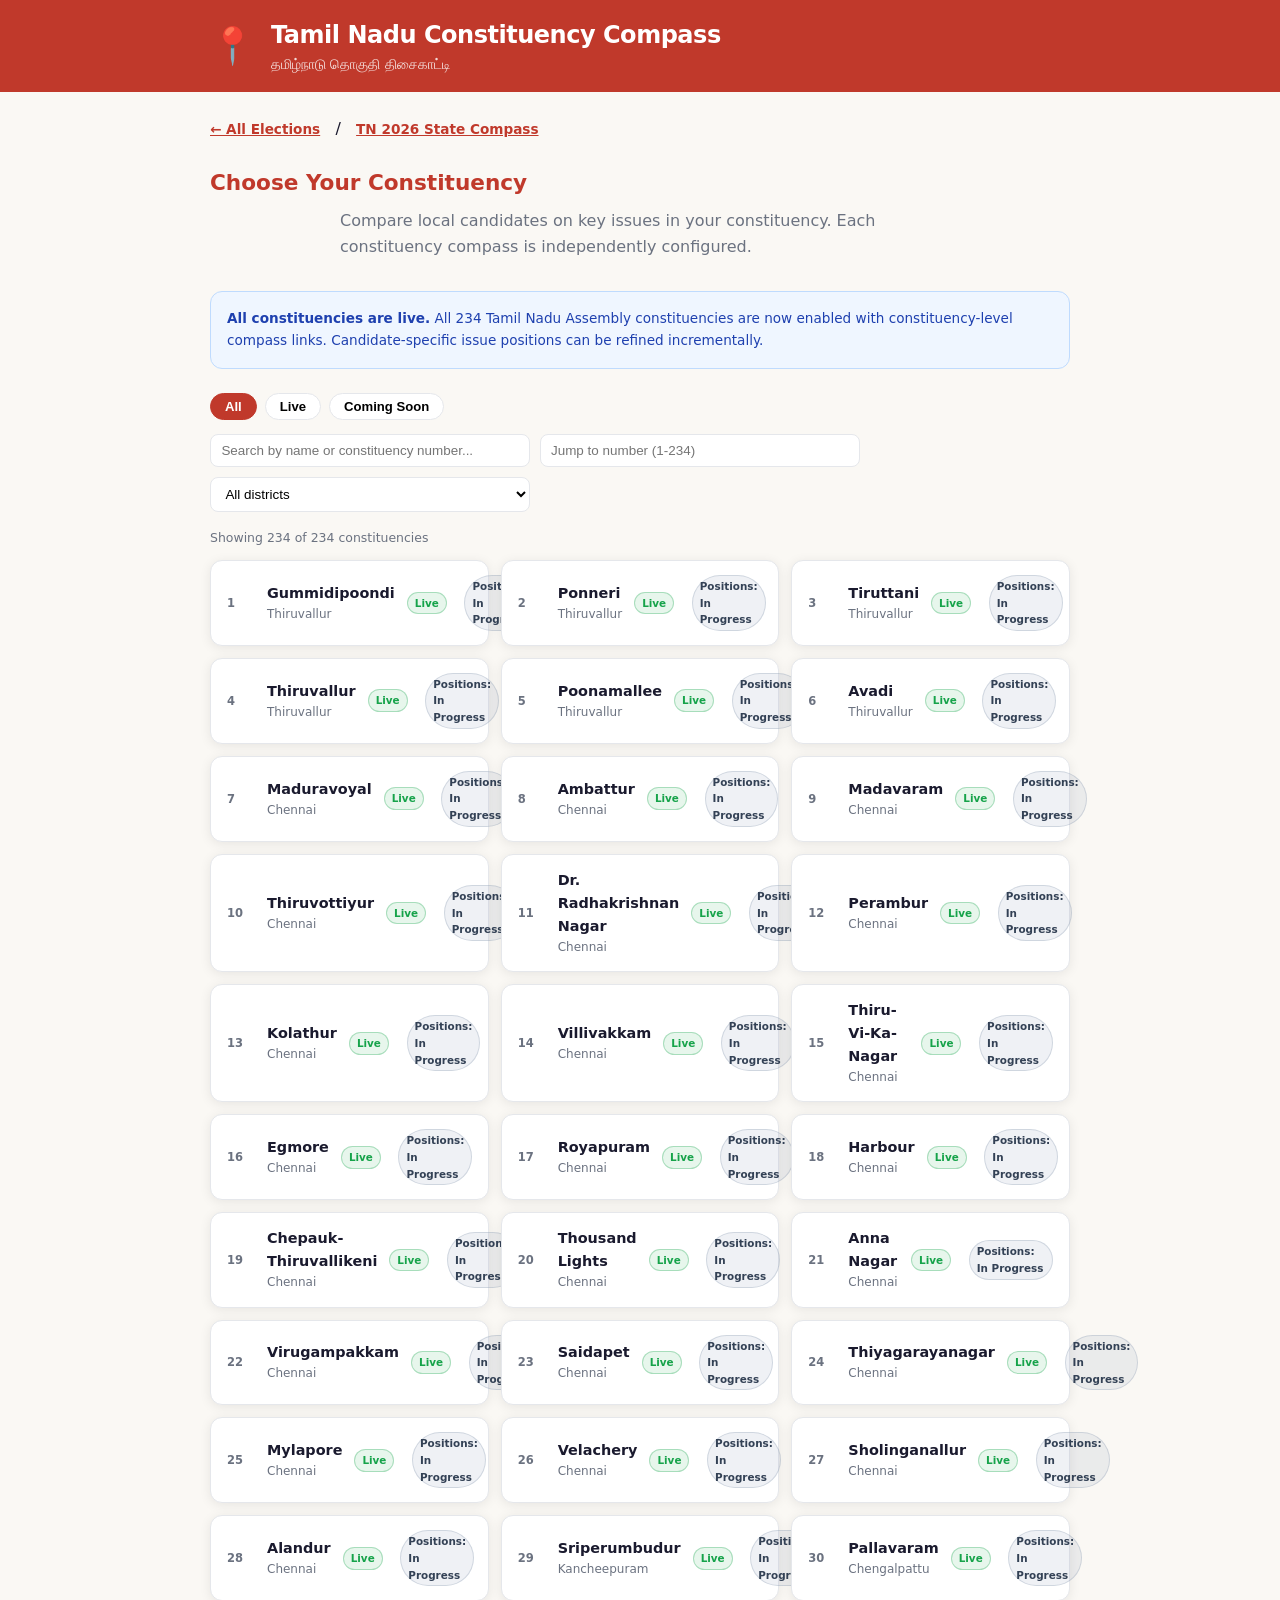
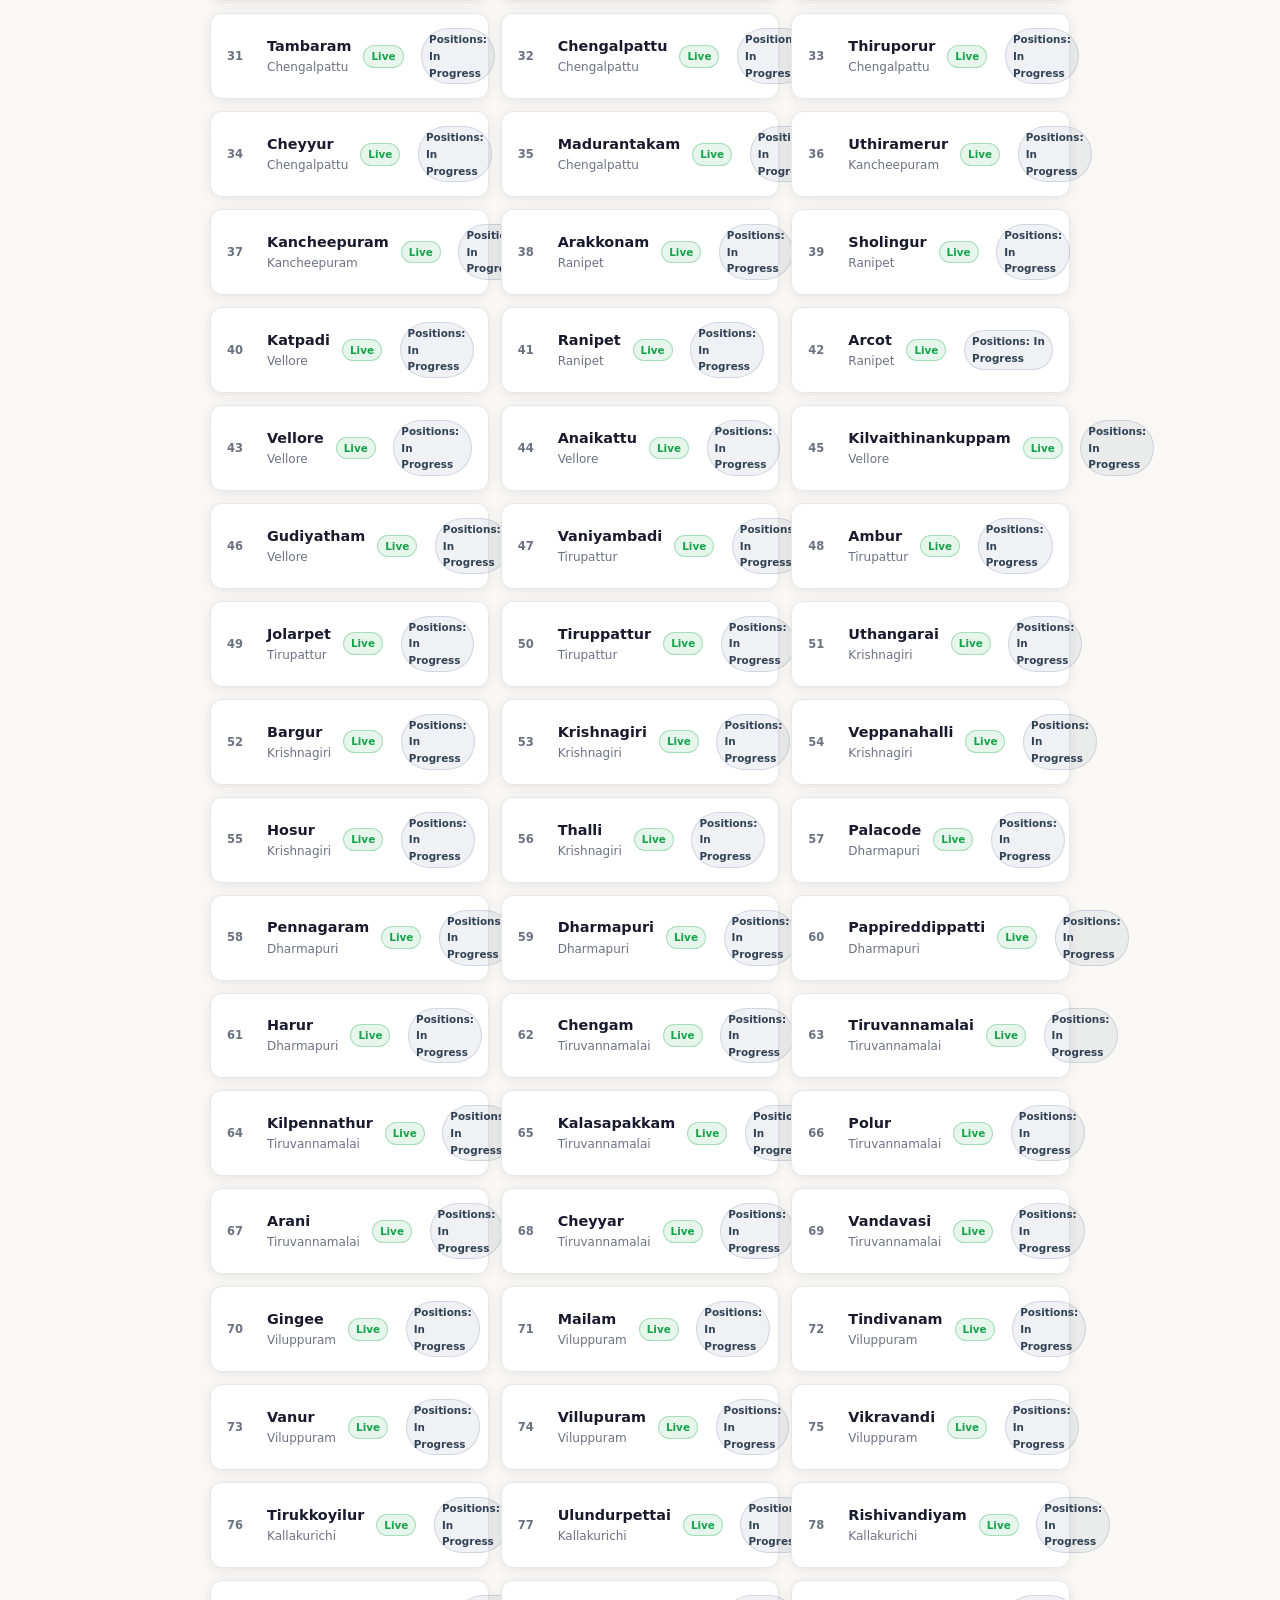
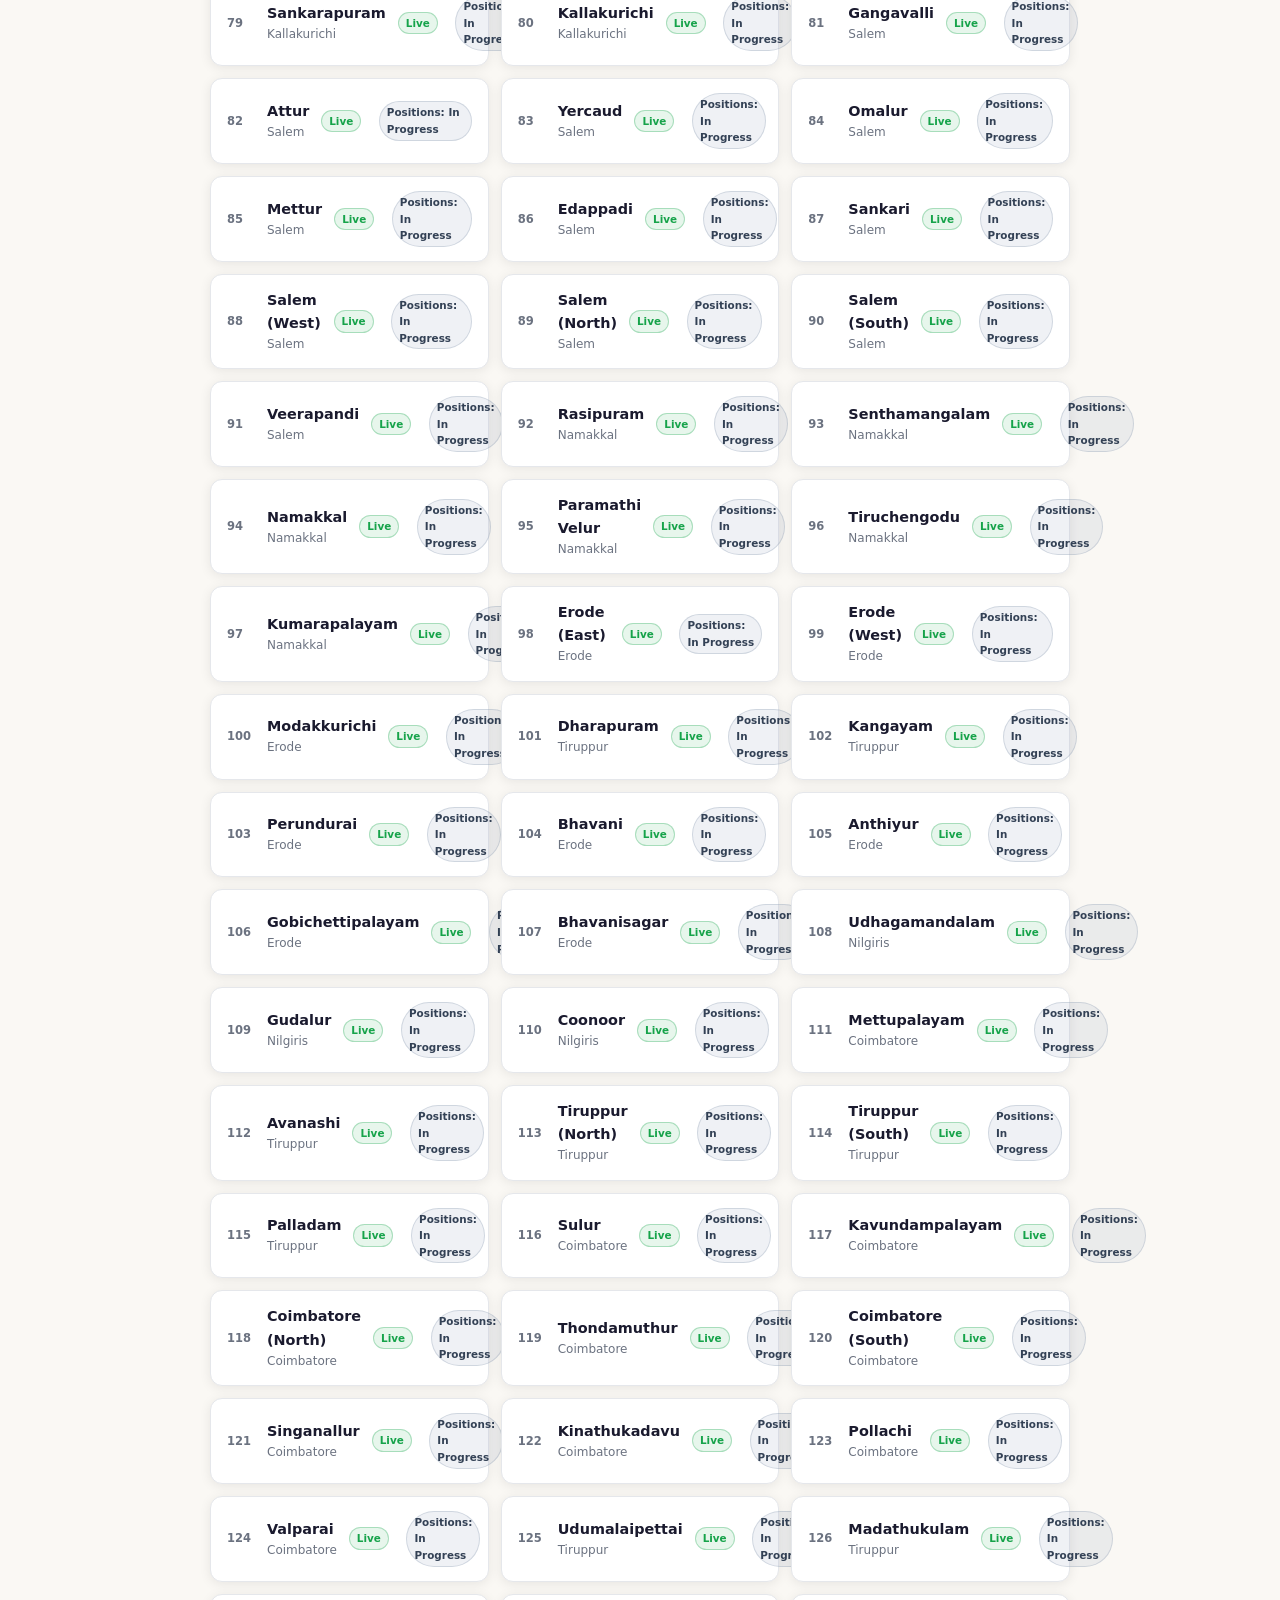
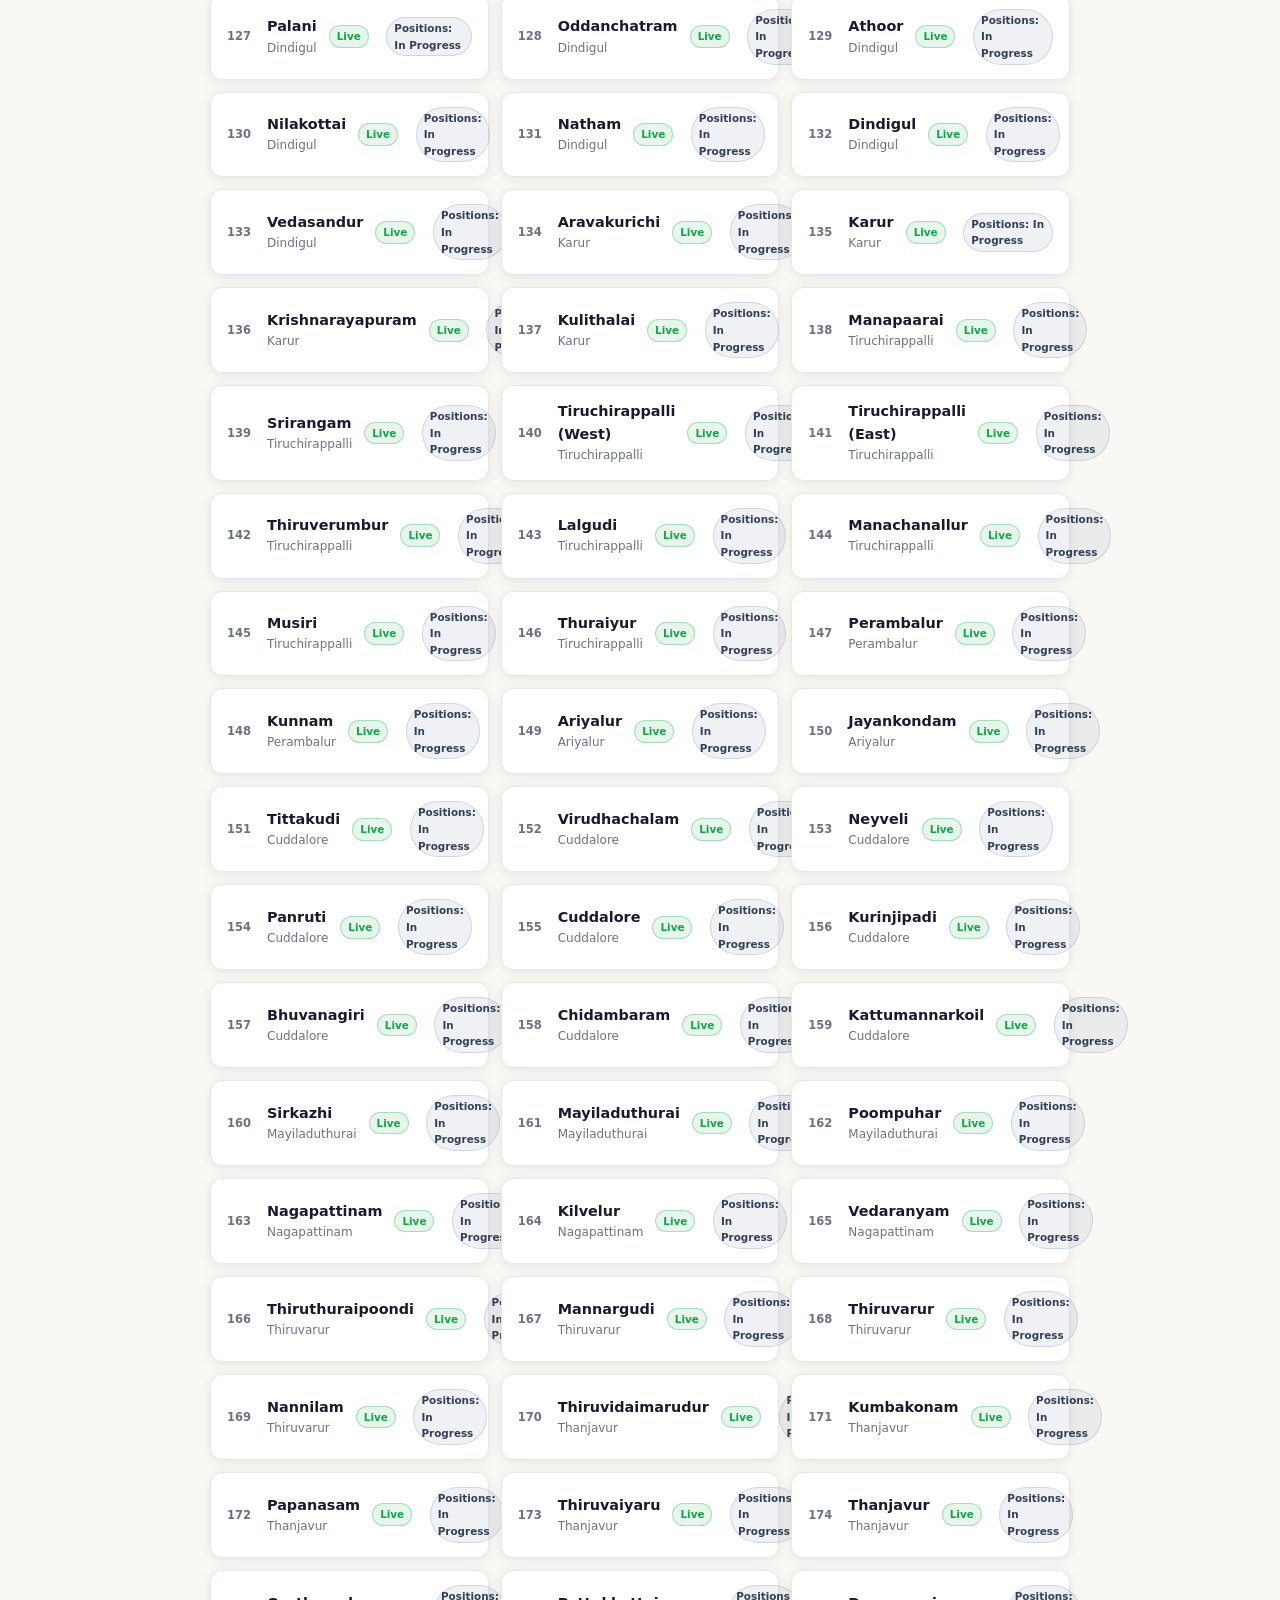
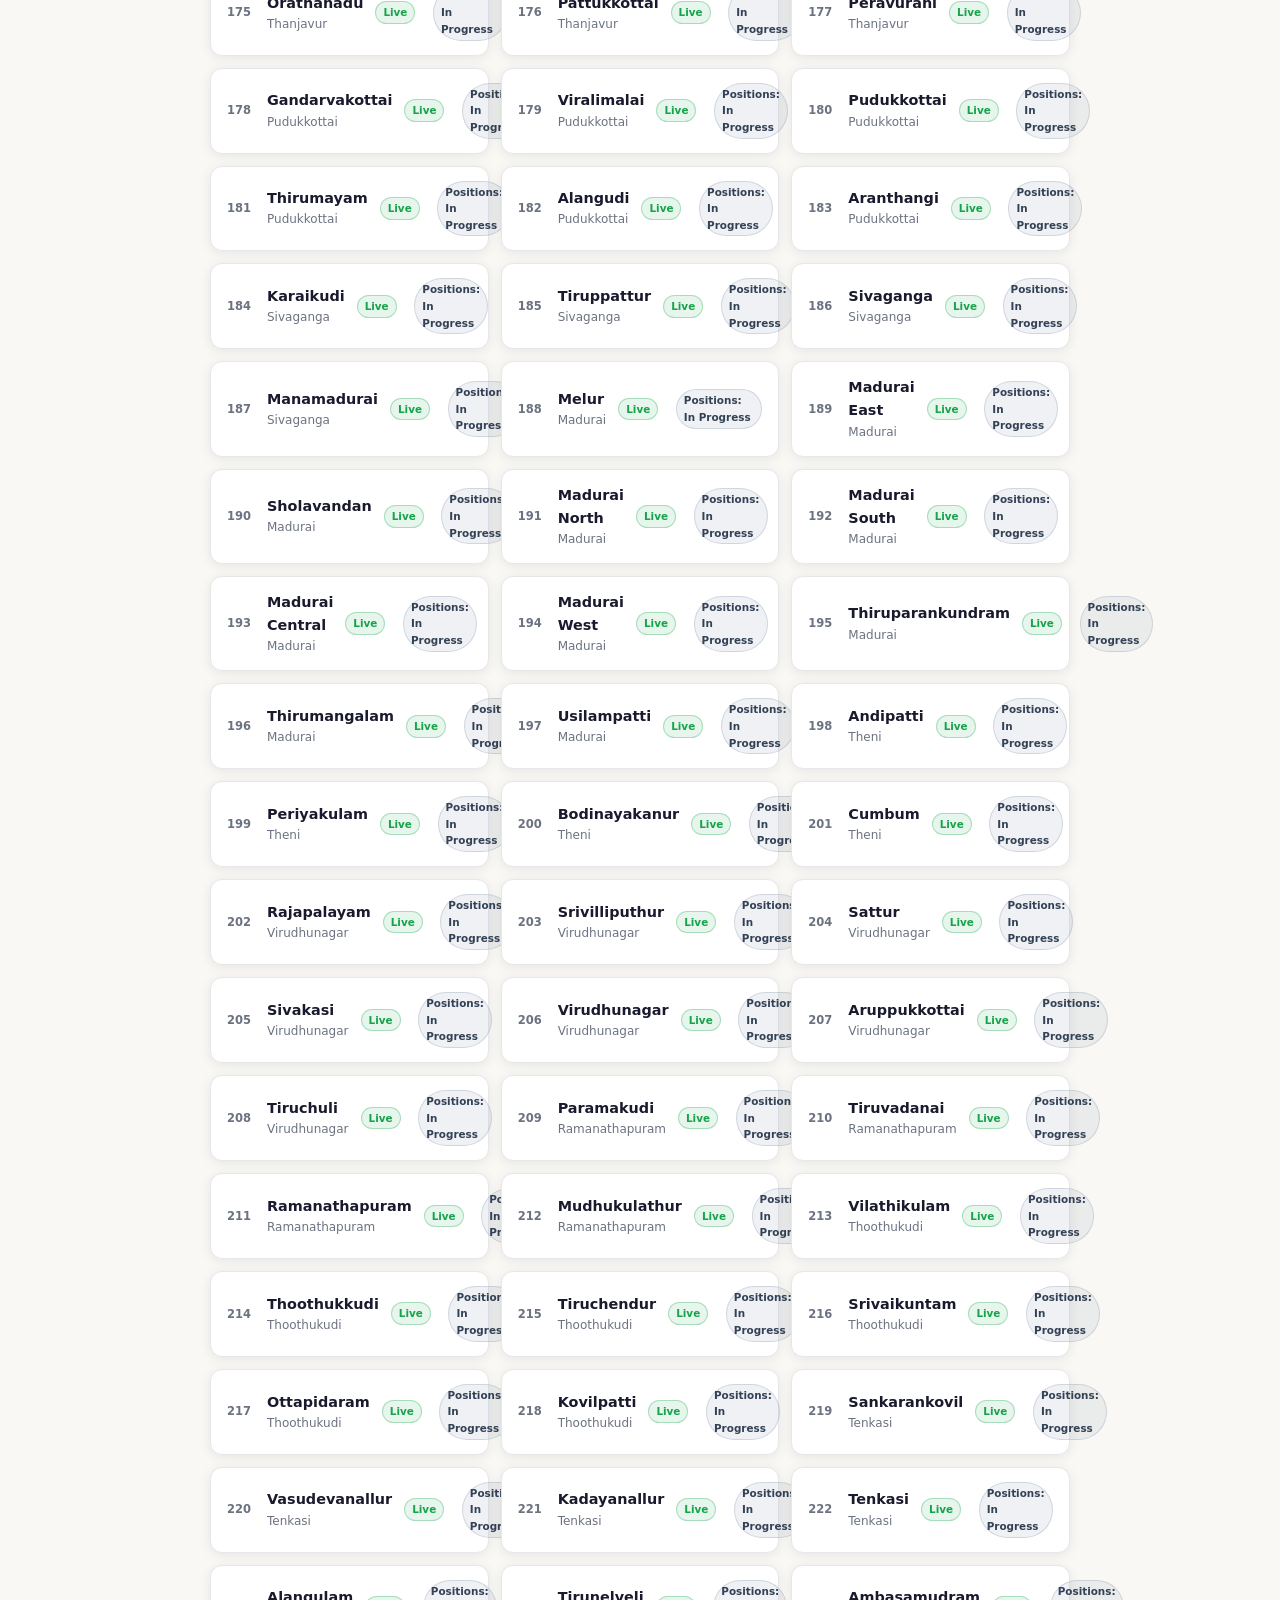
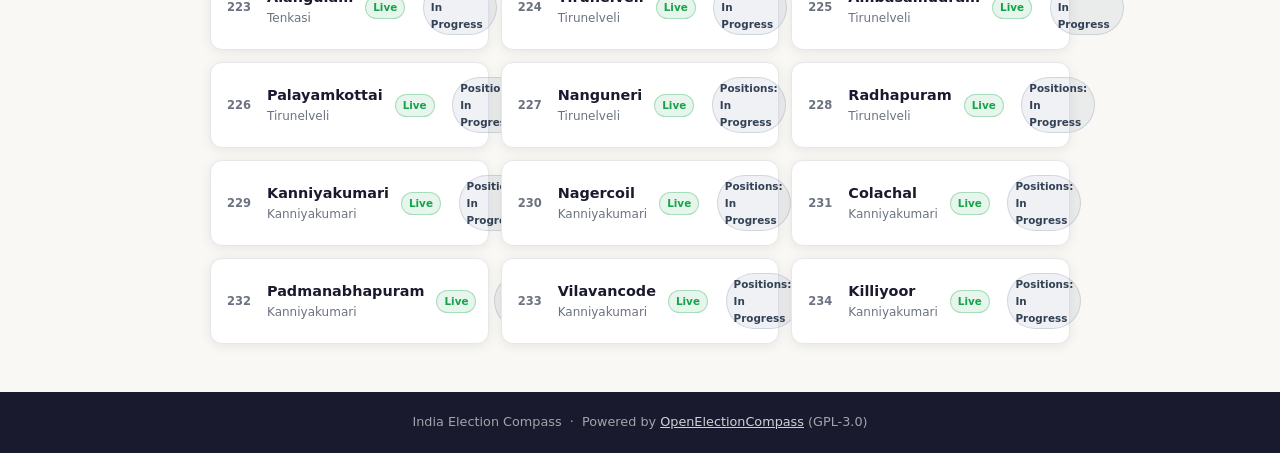
<file: elections/tn/constituencies/index.html>
<!DOCTYPE html>
<html lang="en">
<head>
  <!-- Google tag (gtag.js) -->
  <script async src="https://www.googletagmanager.com/gtag/js?id=G-X2D6MQZ5B7"></script>
  <script>
    window.dataLayer = window.dataLayer || [];
    function gtag(){dataLayer.push(arguments);}
    gtag('js', new Date());
    gtag('config', 'G-X2D6MQZ5B7');
  </script>
  <meta charset="UTF-8" />
  <meta name="viewport" content="width=device-width, initial-scale=1.0" />
  <title>TN Constituency Compasses | India Election Compass</title>
  <link rel="icon" type="image/svg+xml" href="../../../assets/favicon.svg" />
  <link rel="stylesheet" href="../../../assets/hub.css" />
  <style>
    .filter-bar { display:flex; gap:.5rem; flex-wrap:wrap; margin-bottom:.9rem; }
    .filter-btn {
      padding:5px 14px; border:1px solid var(--border); border-radius:999px;
      background:var(--surface); font-size:.82rem; font-weight:600; cursor:pointer;
      transition:background .15s, border-color .15s;
    }
    .filter-btn:hover { border-color:var(--primary); }
    .filter-btn.active { background:var(--primary); color:#fff; border-color:var(--primary); }
    .const-grid {
      display:grid; grid-template-columns:repeat(auto-fill,minmax(250px,1fr)); gap:.75rem;
    }
    .const-card {
      display:flex; align-items:center; gap:.75rem;
      background:var(--surface); border:1px solid var(--border); border-radius:var(--radius);
      padding:.875rem 1rem; text-decoration:none; color:var(--text);
      box-shadow:var(--shadow); transition:transform .15s,box-shadow .15s;
    }
    .const-card--live:hover { transform:translateY(-2px); box-shadow:var(--shadow-lg); border-color:var(--live); }
    .const-card--soon { opacity:.65; cursor:default; }
    .const-num { font-size:.72rem; font-weight:700; color:var(--muted); min-width:28px; }
    .const-info .const-name { font-weight:700; font-size:.9rem; }
    .const-info .const-district { font-size:.75rem; color:var(--muted); }
    .const-badge-live { font-size:.65rem; font-weight:700; color:var(--live); background:rgba(22,163,74,.1); padding:2px 7px; border-radius:999px; border:1px solid rgba(22,163,74,.3); }
    .const-badge-soon { font-size:.65rem; font-weight:700; color:var(--soon); background:rgba(217,119,6,.1); padding:2px 7px; border-radius:999px; border:1px solid rgba(217,119,6,.3); }
    .const-badge-pending { font-size:.65rem; font-weight:700; color:#334155; background:rgba(148,163,184,.15); padding:2px 7px; border-radius:999px; border:1px solid rgba(148,163,184,.35); margin-left:.35rem; }
    .note-box { background:#eff6ff; border:1px solid #bfdbfe; border-radius:var(--radius); padding:1rem; font-size:.85rem; color:#1e40af; margin-bottom:1.5rem; }
    .tool-row { display:flex; gap:.6rem; flex-wrap:wrap; margin-bottom:1rem; }
    .tool-input {
      min-width:210px; max-width:320px; width:100%;
      border:1px solid var(--border); border-radius:8px; padding:.5rem .65rem;
      font-size:.84rem; background:#fff;
    }
    .result-meta { font-size:.78rem; color:var(--muted); margin-bottom:.75rem; }
    @media (max-width: 560px) {
      .tool-input { max-width:none; }
      .const-grid { grid-template-columns:1fr; }
    }
  </style>
</head>
<body>

  <header class="site-header">
    <div class="container">
      <div class="site-logo">📍</div>
      <div>
        <h1 class="site-title">Tamil Nadu Constituency Compass</h1>
        <p class="site-tagline">தமிழ்நாடு தொகுதி திசைகாட்டி</p>
      </div>
    </div>
  </header>

  <main class="container">

    <section style="padding:1.5rem 0 .5rem">
      <a href="../../../index.html" style="font-size:.85rem; font-weight:600;">← All Elections</a>
      &nbsp; / &nbsp;
      <a href="../../../compass.html?config=elections/tn/2026-state/config.json"
         style="font-size:.85rem; font-weight:600;">TN 2026 State Compass</a>
    </section>

    <section class="hero" style="text-align:left; padding:1rem 0 1.5rem">
      <h2 style="font-size:1.35rem">Choose Your Constituency</h2>
      <p>Compare local candidates on key issues in your constituency. Each constituency compass is independently configured.</p>
    </section>

    <div class="note-box">
      <strong>All constituencies are live.</strong> All 234 Tamil Nadu Assembly constituencies are now enabled
      with constituency-level compass links. Candidate-specific issue positions can be refined incrementally.
    </div>

    <!-- Filters and tools (JS powered) -->
    <div class="filter-bar" id="filter-bar">
      <button class="filter-btn active" data-status="all">All</button>
      <button class="filter-btn" data-status="live">Live</button>
      <button class="filter-btn" data-status="soon">Coming Soon</button>
    </div>

    <div class="tool-row">
      <input id="search-input" class="tool-input" type="text" placeholder="Search by name or constituency number..." />
      <input id="jump-input" class="tool-input" type="number" min="1" max="234" placeholder="Jump to number (1-234)" />
      <select id="district-filter" class="tool-input" aria-label="Filter by district">
        <option value="all">All districts</option>
      </select>
    </div>

    <div class="result-meta" id="result-meta">Loading constituencies...</div>

    <div class="const-grid" id="const-grid">
    </div>

  </main>

  <footer class="site-footer">
    <div class="container">
      <p>India Election Compass &nbsp;·&nbsp; Powered by <a href="https://open-election-compass.com" target="_blank" rel="noopener">OpenElectionCompass</a> (GPL-3.0)</p>
    </div>
  </footer>

  <script>
    (function () {
      var list = [];

      var grid = document.getElementById('const-grid');
      var searchInput = document.getElementById('search-input');
      var jumpInput = document.getElementById('jump-input');
      var districtFilter = document.getElementById('district-filter');
      var meta = document.getElementById('result-meta');
      var activeStatus = 'all';
      var activeDistrict = 'all';

      function escapeHtml (value) {
        return String(value == null ? '' : value)
          .replace(/&/g, '&amp;')
          .replace(/</g, '&lt;')
          .replace(/>/g, '&gt;')
          .replace(/"/g, '&quot;')
          .replace(/'/g, '&#39;');
      }

      function populateFilters () {
        var districts = [];
        var districtSeen = {};

        list.forEach(function (item) {
          var district = String(item.district || '').trim();
          if (district && !districtSeen[district]) {
            districtSeen[district] = true;
            districts.push(district);
          }
        });

        districts.sort(function (a, b) { return a.localeCompare(b); });

        districtFilter.innerHTML = '<option value="all">All districts</option>' + districts.map(function (d) {
          return '<option value="' + escapeHtml(d) + '">' + escapeHtml(d) + '</option>';
        }).join('');
      }

      function cardHtml (item) {
        var core =
          '<span class="const-num">' + item.no + '</span>' +
          '<div class="const-info">' +
            '<div class="const-name">' + item.name + '</div>' +
            '<div class="const-district">' + item.district + '</div>' +
          '</div>' +
          (item.status === 'live'
            ? '<span class="const-badge-live" style="margin-left:auto">Live</span>'
            : '<span class="const-badge-soon" style="margin-left:auto">Soon</span>') +
          '<span class="const-badge-pending">Positions: In Progress</span>';

        if (item.status === 'live') {
          return '<a class="const-card const-card--live" data-no="' + item.no + '" data-status="live" href="' + item.href + '">' + core + '</a>';
        }
        return '<div class="const-card const-card--soon" data-no="' + item.no + '" data-status="soon">' + core + '</div>';
      }

      function render () {
        var q = (searchInput.value || '').toLowerCase().trim();
        var filtered = list.filter(function (item) {
          var statusOk = activeStatus === 'all' || item.status === activeStatus;
          var districtOk = activeDistrict === 'all' || item.district === activeDistrict;
          var textOk = !q || String(item.no).indexOf(q) >= 0 || item.name.toLowerCase().indexOf(q) >= 0 || item.district.toLowerCase().indexOf(q) >= 0;
          return statusOk && districtOk && textOk;
        });

        grid.innerHTML = filtered.map(cardHtml).join('');
        meta.textContent = 'Showing ' + filtered.length + ' of ' + list.length + ' constituencies';
      }

      document.getElementById('filter-bar').addEventListener('click', function (e) {
        var btn = e.target.closest('.filter-btn');
        if (!btn) return;
        document.querySelectorAll('.filter-btn').forEach(function (b) { b.classList.remove('active'); });
        btn.classList.add('active');
        activeStatus = btn.getAttribute('data-status') || 'all';
        render();
      });

      searchInput.addEventListener('input', render);
      districtFilter.addEventListener('change', function () {
        activeDistrict = districtFilter.value || 'all';
        render();
      });
      jumpInput.addEventListener('change', function () {
        var n = parseInt(jumpInput.value, 10);
        if (isNaN(n) || n < 1 || n > 234) return;
        searchInput.value = String(n);
        render();
        var target = grid.querySelector('[data-no="' + n + '"]');
        if (target) target.scrollIntoView({ behavior: 'smooth', block: 'center' });
      });

      fetch('constituencies.json')
        .then(function (res) {
          if (!res.ok) throw new Error('Failed to load constituencies');
          return res.json();
        })
        .then(function (data) {
          var rows = (data && data.constituencies) || [];
          list = rows.map(function (row) {
            return {
              no: row.no,
              name: row.name,
              district: row.district,
              status: row.live ? 'live' : 'soon',
              href: '../../../compass.html?config=elections/tn/constituencies/' + row.slug + '/config.json'
            };
          });
          populateFilters();
          render();
        })
        .catch(function () {
          meta.textContent = 'Unable to load constituency metadata.';
          grid.innerHTML = '';
        });
    }());
  </script>

</body>
</html>
</file>
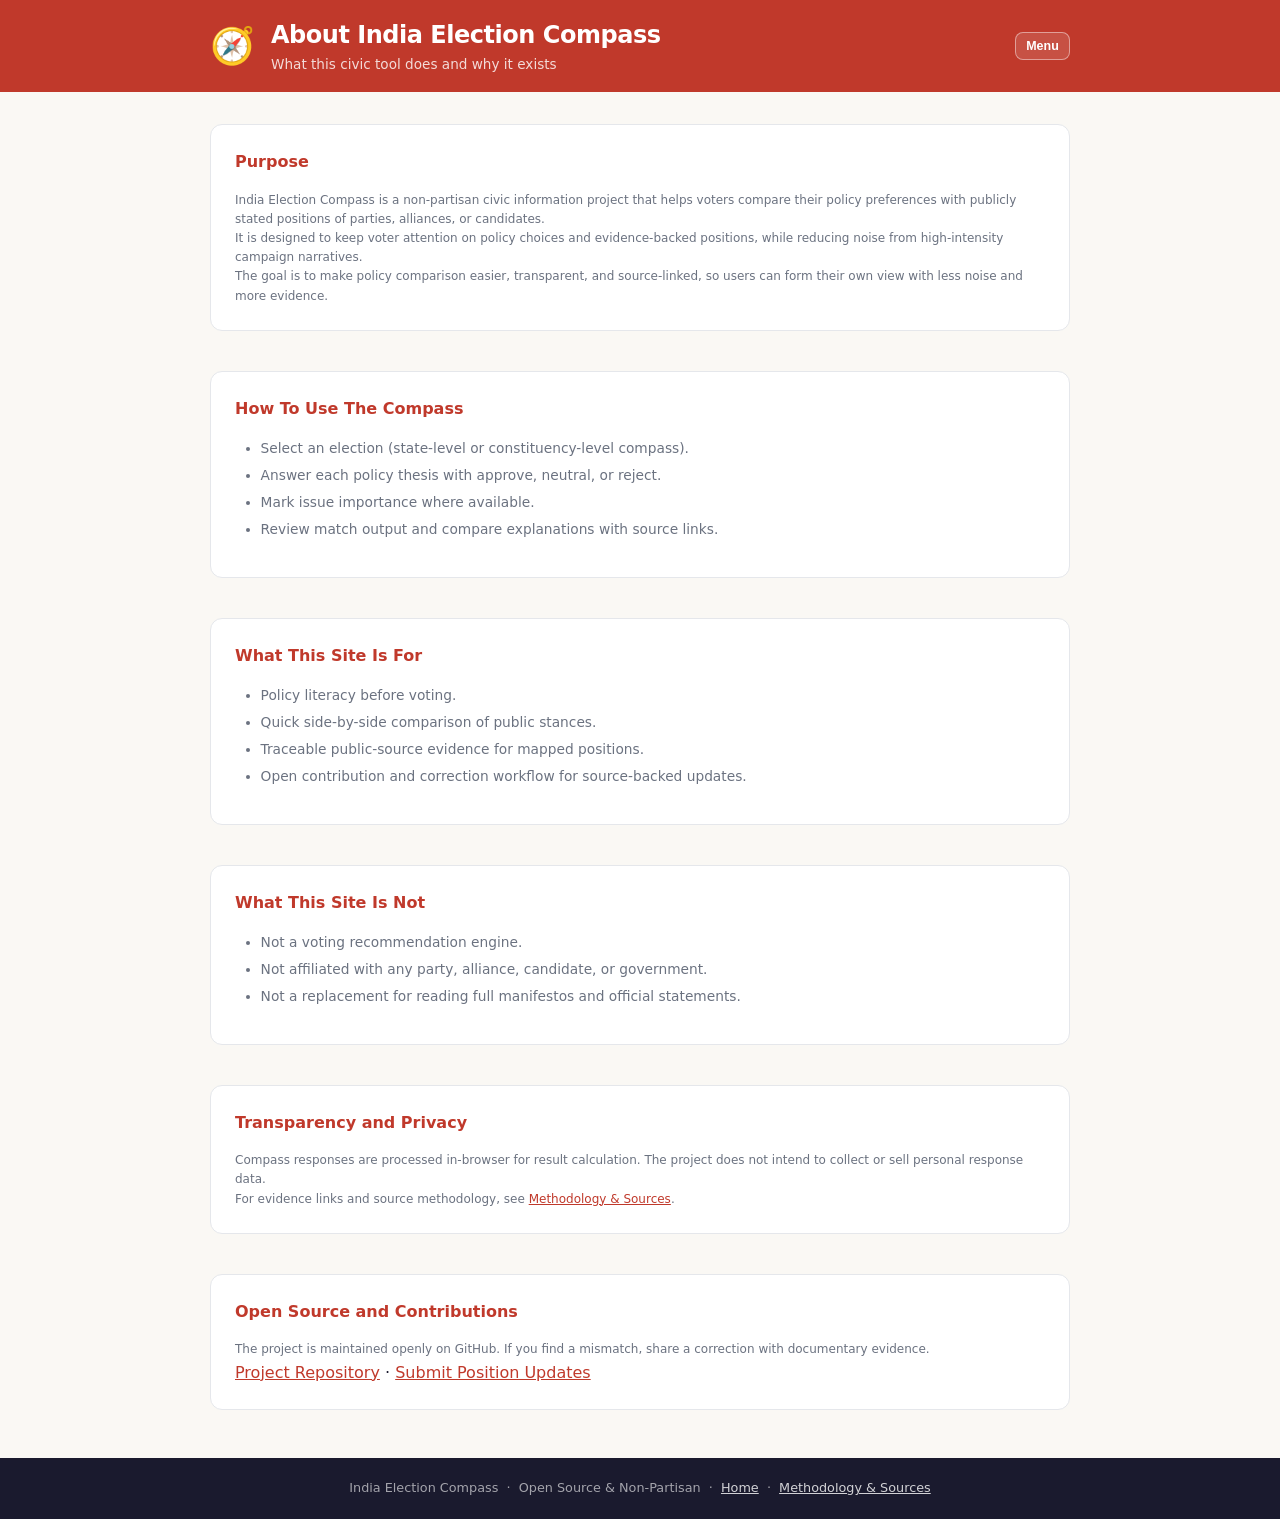
<file: about.html>
<!DOCTYPE html>
<html lang="en">
<head>
  <!-- Google tag (gtag.js) -->
  <script async src="https://www.googletagmanager.com/gtag/js?id=G-X2D6MQZ5B7"></script>
  <script>
    window.dataLayer = window.dataLayer || [];
    function gtag(){dataLayer.push(arguments);}
    gtag('js', new Date());
    gtag('config', 'G-X2D6MQZ5B7');
  </script>
  <meta charset="UTF-8" />
  <meta name="viewport" content="width=device-width, initial-scale=1.0" />
  <meta name="description" content="About India Election Compass: what it does, why it exists, and how to use it responsibly." />
  <title>About | India Election Compass</title>
  <link rel="icon" type="image/svg+xml" href="assets/favicon.svg" />
  <link rel="stylesheet" href="assets/hub.css" />
  <style>
    .site-menu-wrap {
      position: relative;
      margin-left: auto;
    }

    .site-menu-trigger {
      border: 1px solid rgba(255,255,255,.45);
      background: rgba(255,255,255,.12);
      color: #fff;
      border-radius: 8px;
      padding: 0.36rem 0.64rem;
      font-size: 0.78rem;
      font-weight: 700;
      cursor: pointer;
    }

    .site-menu-trigger:hover {
      background: rgba(255,255,255,.2);
    }

    .site-menu-list {
      position: absolute;
      right: 0;
      top: calc(100% + 6px);
      min-width: 230px;
      z-index: 100;
      border: 1px solid #dbeafe;
      border-radius: 10px;
      background: #fff;
      box-shadow: 0 12px 26px rgba(15, 23, 42, 0.18);
      padding: 0.4rem;
      display: none;
    }

    .site-menu-list.is-open {
      display: block;
    }

    .site-menu-list .site-menu-link {
      display: block;
      text-decoration: none;
      color: #1e3a8a !important;
      font-size: 0.72rem;
      font-weight: 700;
      line-height: 1.25;
      padding: 0.44rem 0.58rem;
      border-radius: 7px;
      border-bottom: 1px dashed #60a5fa;
      opacity: 1;
      -webkit-text-fill-color: #1e3a8a;
    }

    .site-menu-list .site-menu-link:hover {
      background: #eff6ff;
      color: #1e40af !important;
      -webkit-text-fill-color: #1e40af;
    }
  </style>
</head>
<body>
  <header class="site-header">
    <div class="container">
      <div class="site-logo">🧭</div>
      <div>
        <h1 class="site-title">About India Election Compass</h1>
        <p class="site-tagline">What this civic tool does and why it exists</p>
      </div>
      <div class="site-menu-wrap" id="site-menu-wrap">
        <button type="button" class="site-menu-trigger" id="site-menu-toggle" aria-expanded="false" aria-controls="site-menu-list">Menu</button>
        <div class="site-menu-list" id="site-menu-list" aria-hidden="true">
          <a class="site-menu-link" href="index.html">Home</a>
          <a class="site-menu-link" href="about.html">About</a>
          <a class="site-menu-link" href="resources.html">Methodology &amp; Sources</a>
          <a class="site-menu-link" href="https://github.com/darepalli/ElectionDiksoochi" target="_blank" rel="noopener noreferrer">GitHub</a>
        </div>
      </div>
    </div>
  </header>

  <main class="container">
    <section class="how-section" style="margin-top:2rem">
      <h3>Purpose</h3>
      <p class="disclaimer" style="font-style:normal;border-top:none;padding-top:0">
        India Election Compass is a non-partisan civic information project that helps voters compare their policy preferences
        with publicly stated positions of parties, alliances, or candidates.
      </p>
      <p class="disclaimer" style="font-style:normal;border-top:none;padding-top:0">
        It is designed to keep voter attention on policy choices and evidence-backed positions, while reducing noise from
        high-intensity campaign narratives.
      </p>
      <p class="disclaimer" style="font-style:normal;border-top:none;padding-top:0">
        The goal is to make policy comparison easier, transparent, and source-linked, so users can form their own view with
        less noise and more evidence.
      </p>
    </section>

    <section class="how-section">
      <h3>How To Use The Compass</h3>
      <ul class="compat-list">
        <li>Select an election (state-level or constituency-level compass).</li>
        <li>Answer each policy thesis with approve, neutral, or reject.</li>
        <li>Mark issue importance where available.</li>
        <li>Review match output and compare explanations with source links.</li>
      </ul>
    </section>

    <section class="how-section">
      <h3>What This Site Is For</h3>
      <ul class="compat-list">
        <li>Policy literacy before voting.</li>
        <li>Quick side-by-side comparison of public stances.</li>
        <li>Traceable public-source evidence for mapped positions.</li>
        <li>Open contribution and correction workflow for source-backed updates.</li>
      </ul>
    </section>

    <section class="how-section">
      <h3>What This Site Is Not</h3>
      <ul class="compat-list">
        <li>Not a voting recommendation engine.</li>
        <li>Not affiliated with any party, alliance, candidate, or government.</li>
        <li>Not a replacement for reading full manifestos and official statements.</li>
      </ul>
    </section>

    <section class="how-section">
      <h3>Transparency and Privacy</h3>
      <p class="disclaimer" style="font-style:normal;border-top:none;padding-top:0">
        Compass responses are processed in-browser for result calculation. The project does not intend to collect or sell
        personal response data.
      </p>
      <p class="disclaimer" style="font-style:normal;border-top:none;padding-top:0">
        For evidence links and source methodology, see <a href="resources.html">Methodology &amp; Sources</a>.
      </p>
    </section>

    <section class="how-section">
      <h3>Open Source and Contributions</h3>
      <p class="disclaimer" style="font-style:normal;border-top:none;padding-top:0">
        The project is maintained openly on GitHub. If you find a mismatch, share a correction with documentary evidence.
      </p>
      <p>
        <a href="https://github.com/darepalli/ElectionDiksoochi" target="_blank" rel="noopener">Project Repository</a>
        · <a href="party-form.html">Submit Position Updates</a>
      </p>
    </section>
  </main>

  <footer class="site-footer">
    <div class="container">
      <p>
        India Election Compass &nbsp;·&nbsp;
        Open Source &amp; Non-Partisan &nbsp;·&nbsp;
        <a href="index.html">Home</a> &nbsp;·&nbsp;
        <a href="resources.html">Methodology &amp; Sources</a>
      </p>
    </div>
  </footer>

  <script>
    (function setupSiteMenu() {
      var wrap = document.getElementById('site-menu-wrap');
      var toggleBtn = document.getElementById('site-menu-toggle');
      var menu = document.getElementById('site-menu-list');
      if (!wrap || !toggleBtn || !menu) return;

      toggleBtn.addEventListener('click', function (e) {
        e.stopPropagation();
        var open = menu.classList.toggle('is-open');
        menu.setAttribute('aria-hidden', open ? 'false' : 'true');
        toggleBtn.setAttribute('aria-expanded', open ? 'true' : 'false');
      });

      document.addEventListener('click', function (e) {
        if (!wrap.contains(e.target)) {
          menu.classList.remove('is-open');
          menu.setAttribute('aria-hidden', 'true');
          toggleBtn.setAttribute('aria-expanded', 'false');
        }
      });

      document.addEventListener('keydown', function (e) {
        if (e.key === 'Escape') {
          menu.classList.remove('is-open');
          menu.setAttribute('aria-hidden', 'true');
          toggleBtn.setAttribute('aria-expanded', 'false');
        }
      });
    })();
  </script>
</body>
</html>
</file>
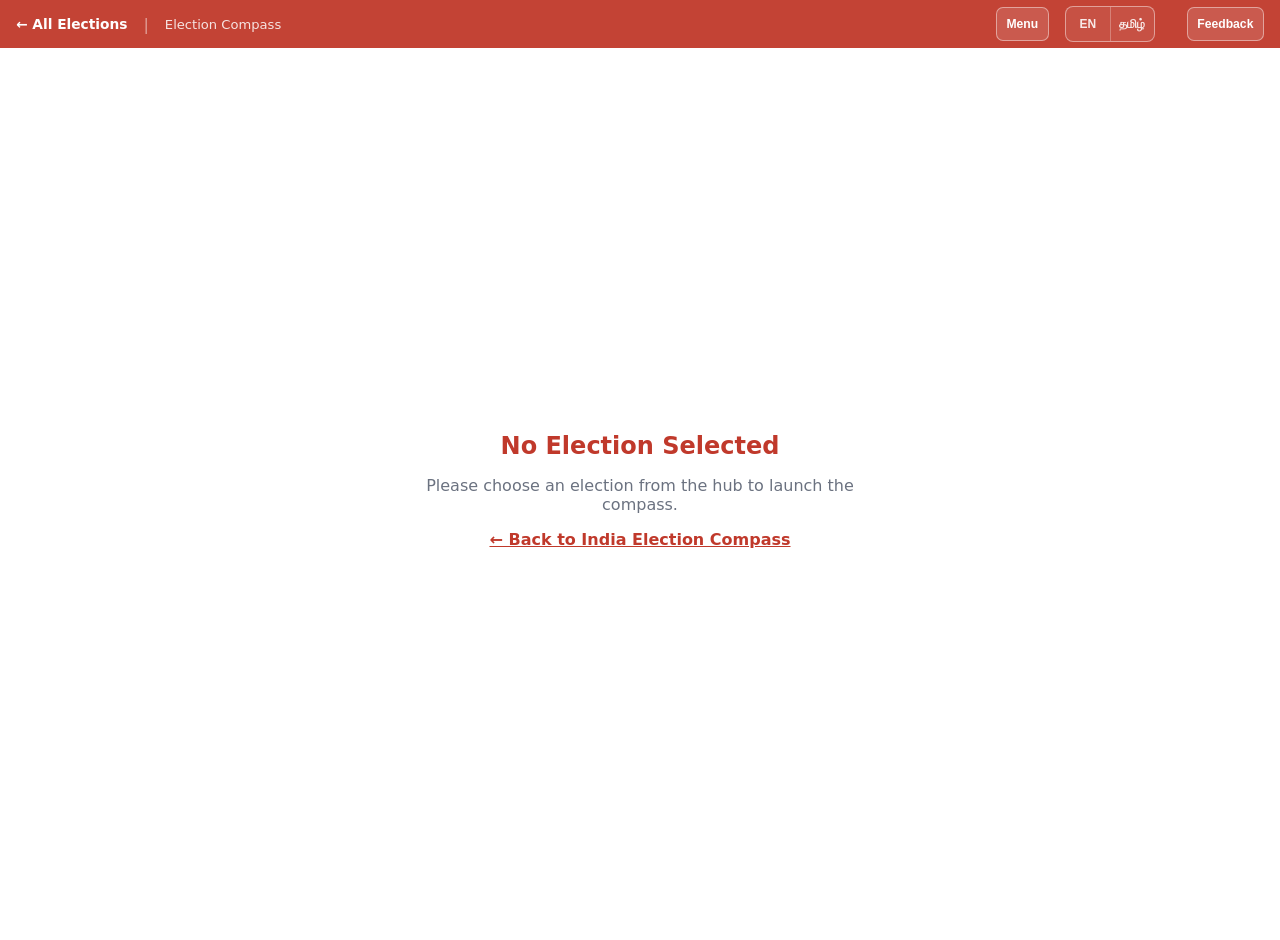
<file: compass.html>
﻿<!DOCTYPE html>
<html lang="en">
<head>
  <!-- Google tag (gtag.js) -->
  <script async src="https://www.googletagmanager.com/gtag/js?id=G-X2D6MQZ5B7"></script>
  <script>
    window.dataLayer = window.dataLayer || [];
    function gtag(){dataLayer.push(arguments);}
    gtag('js', new Date());
    gtag('config', 'G-X2D6MQZ5B7');
  </script>
  <meta charset="UTF-8" />
  <meta name="viewport" content="width=device-width, initial-scale=1.0" />
  <meta name="description" content="India Election Compass" />
  <title>Election Compass</title>
  <link rel="icon" type="image/svg+xml" href="assets/favicon.svg" />

  <style>
    :root {
      --back-bar-h: 36px;
    }

    /* Thin wrapper styles â€“ OEC renders everything else */
    * { box-sizing: border-box; margin: 0; padding: 0; }
    body {
      font-family: 'Segoe UI', system-ui, sans-serif;
      -webkit-text-size-adjust: 100%;
      text-size-adjust: 100%;
    }

    /* Back-to-hub bar */
    .back-bar {
      position: fixed;
      top: 0;
      left: 0;
      right: 0;
      z-index: 9999;
      background: rgba(192, 57, 43, 0.95);
      padding: calc(6px + env(safe-area-inset-top, 0px)) 1rem 6px;
      display: flex;
      align-items: center;
      gap: 1rem;
      min-height: 36px;
      backdrop-filter: blur(2px);
    }
    .back-bar a {
      color: #fff;
      text-decoration: none;
      font-size: .86rem;
      font-weight: 600;
      display: flex;
      align-items: center;
      gap: 4px;
      min-height: 34px;
    }
    .back-bar a:hover { text-decoration: underline; }
    .back-bar .sep { color: rgba(255,255,255,.5); }
    .back-bar .current-label {
      font-size: .82rem;
      color: rgba(255,255,255,.85);
      overflow: hidden;
      text-overflow: ellipsis;
      white-space: nowrap;
    }

    .back-bar .spacer {
      flex: 1;
    }

    .language-switch {
      display: inline-flex;
      align-items: center;
      border: 1px solid rgba(255,255,255,.45);
      border-radius: 8px;
      overflow: hidden;
      min-height: 34px;
      background: rgba(255,255,255,.08);
    }

    .lang-btn {
      border: 0;
      background: transparent;
      color: rgba(255,255,255,.88);
      font-size: 0.75rem;
      font-weight: 700;
      padding: 0.32rem 0.5rem;
      min-height: 34px;
      min-width: 44px;
      cursor: pointer;
    }

    .lang-btn + .lang-btn {
      border-left: 1px solid rgba(255,255,255,.28);
    }

    .lang-btn.is-active {
      color: #fff;
      background: rgba(255,255,255,.22);
    }

    .feedback-trigger {
      border: 1px solid rgba(255,255,255,.45);
      background: rgba(255,255,255,.12);
      color: #fff;
      border-radius: 7px;
      padding: 0.35rem 0.6rem;
      font-size: 0.76rem;
      font-weight: 700;
      cursor: pointer;
      min-height: 34px;
    }

    .feedback-trigger:hover {
      background: rgba(255,255,255,.2);
    }

    .site-menu-wrap {
      position: relative;
    }

    .site-menu-trigger {
      border: 1px solid rgba(255,255,255,.45);
      background: rgba(255,255,255,.12);
      color: #fff;
      border-radius: 7px;
      padding: 0.35rem 0.6rem;
      font-size: 0.76rem;
      font-weight: 700;
      cursor: pointer;
      min-height: 34px;
    }

    .site-menu-trigger:hover {
      background: rgba(255,255,255,.2);
    }

    .site-menu-list {
      position: absolute;
      right: 0;
      top: calc(100% + 6px);
      min-width: 230px;
      z-index: 12010;
      border: 1px solid #dbeafe;
      border-radius: 10px;
      background: #ffffff;
      box-shadow: 0 12px 26px rgba(15, 23, 42, 0.18);
      padding: 0.4rem;
      display: none;
    }

    .site-menu-list.is-open {
      display: block;
    }

    .site-menu-list .site-menu-link {
      display: block;
      text-decoration: none;
      color: #1e3a8a !important;
      font-size: 0.72rem;
      font-weight: 700;
      line-height: 1.25;
      padding: 0.44rem 0.58rem;
      border-radius: 7px;
      border-bottom: 1px dashed #60a5fa;
      opacity: 1;
      -webkit-text-fill-color: #1e3a8a;
    }

    .site-menu-list .site-menu-link:hover {
      background: #eff6ff;
      color: #1e40af !important;
      -webkit-text-fill-color: #1e40af;
    }

    .site-menu-divider {
      height: 1px;
      background: #dbeafe;
      margin: 0.35rem 0 0.45rem;
    }

    .site-menu-section-title {
      font-size: 0.68rem;
      font-weight: 800;
      letter-spacing: 0.02em;
      text-transform: uppercase;
      color: #334155;
      padding: 0.12rem 0.58rem 0.35rem;
    }

    .site-menu-lang-row {
      display: flex;
      gap: 0.4rem;
      padding: 0 0.58rem 0.45rem;
    }

    .site-menu-lang-btn {
      border: 1px solid #93c5fd;
      background: #eff6ff;
      color: #1e3a8a;
      border-radius: 7px;
      padding: 0.25rem 0.52rem;
      font-size: 0.72rem;
      font-weight: 800;
      cursor: pointer;
      min-height: 30px;
    }

    .site-menu-lang-btn.is-active {
      background: #1e3a8a;
      color: #fff;
      border-color: #1e3a8a;
    }

    .site-menu-action {
      width: calc(100% - 1.16rem);
      margin: 0 0.58rem 0.2rem;
      border: 1px solid #bfdbfe;
      background: #f8fbff;
      color: #1e3a8a;
      border-radius: 7px;
      padding: 0.36rem 0.5rem;
      font-size: 0.72rem;
      font-weight: 800;
      text-align: left;
      cursor: pointer;
    }

    .site-menu-action:hover {
      background: #eff6ff;
      color: #1e40af;
    }

    .party-links-wrap {
      position: relative;
    }

    .party-links-trigger {
      border: 1px solid rgba(255,255,255,.45);
      background: rgba(255,255,255,.12);
      color: #fff;
      border-radius: 7px;
      padding: 0.35rem 0.6rem;
      font-size: 0.76rem;
      font-weight: 700;
      cursor: pointer;
      min-height: 34px;
      display: none;
    }

    .party-links-trigger.is-visible {
      display: inline-flex;
      align-items: center;
    }

    .party-links-trigger:hover {
      background: rgba(255,255,255,.2);
    }

    .party-links-menu {
      position: absolute;
      right: 0;
      top: calc(100% + 6px);
      width: min(360px, calc(100vw - 20px));
      max-height: 58vh;
      overflow: auto;
      z-index: 12000;
      border: 1px solid #dbeafe;
      border-radius: 10px;
      background: #ffffff;
      box-shadow: 0 12px 26px rgba(15, 23, 42, 0.18);
      padding: 0.55rem 0.6rem;
      display: none;
    }

    .party-links-menu.is-open {
      display: block;
    }

    .party-links-menu .oec-alliance-seat-link {
      font-size: 0.56rem;
      font-weight: 700;
      color: #1e3a8a;
      border-bottom-color: #60a5fa;
    }

    .party-links-menu .oec-alliance-seat-link:hover {
      color: #1e40af;
    }

    /* Push OEC content below the back-bar */
    #open-election-compass {
      padding-top: calc(var(--back-bar-h, 36px) + 4px);
      min-height: 100vh;
    }

    /* Error state */
    .error-page {
      display: flex;
      flex-direction: column;
      align-items: center;
      justify-content: center;
      min-height: 100vh;
      gap: 1rem;
      color: #374151;
      text-align: center;
      padding: 2rem;
    }
    .error-page h1 { font-size: 1.5rem; color: #c0392b; }
    .error-page p  { max-width: 480px; color: #6b7280; }
    .error-page a  { color: #c0392b; font-weight: 600; }

    /* Source citation shown inline inside compare explanation bubbles */
    .oec-source-link {
      display: inline-block;
      margin-top: 0.6rem;
      padding: 0.35rem 0.65rem;
      font-size: 0.76rem;
      font-weight: 600;
      color: #2563eb;
      border: 1px solid #bfdbfe;
      border-radius: 4px;
      text-decoration: none;
      background: #eff6ff;
    }
    .oec-source-link:hover {
      background: #dbeafe;
      text-decoration: underline;
    }

    .oec-source-inline {
      margin-top: 0.55rem;
      font-size: 0.78rem;
      line-height: 1.35;
      color: #475569;
      word-break: break-word;
    }

    .oec-live-party-details {
      margin-top: 0.42rem;
      padding-top: 0.34rem;
      border-top: 1px dashed #dbe4ee;
      font-size: 0.73rem;
      color: #475569;
      line-height: 1.3;
    }

    .oec-live-party-details__line {
      display: block;
      margin-top: 0.15rem;
      font-weight: 700;
      color: #334155;
    }

    .oec-live-party-details__excerpt {
      display: block;
      margin-top: 0.1rem;
      font-size: 0.71rem;
      font-style: italic;
      color: #64748b;
    }

    .oec-candidate-profile {
      margin-top: 0.45rem;
      font-size: 0.76rem;
      line-height: 1.3;
      display: block;
      position: relative;
      z-index: 2;
      pointer-events: auto;
    }

    .oec-party-symbol {
      display: inline-block;
      margin-right: 0.45rem;
      font-weight: 700;
      color: #334155;
    }

    .oec-candidate-links {
      display: inline-flex;
      gap: 0.55rem;
      flex-wrap: wrap;
      align-items: center;
    }

    .oec-profile-panel {
      position: fixed;
      right: 12px;
      top: calc(var(--back-bar-h, 56px) + 12px);
      width: min(336px, calc(100vw - 24px));
      max-height: calc(100vh - var(--back-bar-h, 56px) - 24px);
      overflow: auto;
      z-index: 11400;
      background: #ffffff;
      border: 1px solid #dbeafe;
      border-radius: 10px;
      box-shadow: 0 12px 26px rgba(15, 23, 42, 0.16);
      padding: 0.55rem 0.6rem;
    }

    .oec-profile-panel.is-collapsed {
      width: auto;
      max-height: none;
      overflow: visible;
      padding-bottom: 0.6rem;
    }

    .oec-profile-panel__header {
      display: flex;
      align-items: center;
      justify-content: space-between;
      gap: 0.5rem;
      margin-bottom: 0.42rem;
    }

    .oec-profile-toggle {
      border: 1px solid #bfdbfe;
      background: #eff6ff;
      color: #1d4ed8;
      border-radius: 6px;
      padding: 0.18rem 0.5rem;
      font-size: 0.72rem;
      font-weight: 700;
      cursor: pointer;
    }

    .oec-profile-toggle:hover {
      background: #dbeafe;
    }

    .oec-profile-link-btn {
      border: 1px solid #c7d2fe;
      background: #eef2ff;
      color: #3730a3;
      border-radius: 6px;
      padding: 0.18rem 0.5rem;
      font-size: 0.72rem;
      font-weight: 700;
      text-decoration: none;
      line-height: 1.2;
      display: inline-flex;
      align-items: center;
      min-height: 1.72rem;
    }

    .oec-profile-link-btn:hover {
      background: #e0e7ff;
      text-decoration: underline;
    }

    .oec-profile-panel__title {
      margin: 0;
      color: #0f172a;
      font-size: 0.92rem;
      font-weight: 800;
    }

    .oec-profile-panel__body {
      display: block;
    }

    .oec-profile-panel.is-collapsed .oec-profile-panel__body {
      display: none;
    }

    .oec-profile-panel__list {
      display: grid;
      gap: 0.45rem;
    }

    .oec-profile-panel__item {
      border: 1px solid #e5e7eb;
      border-radius: 8px;
      background: #f8fafc;
      padding: 0.45rem 0.5rem;
      border-left: 4px solid #cbd5e1;
    }

    .oec-profile-panel__item[data-alliance="dmk"] {
      border-left-color: #dc2626;
    }

    .oec-profile-panel__item[data-alliance="aiadmk"] {
      border-left-color: #16a34a;
    }

    .oec-profile-panel__item[data-alliance="bjp"] {
      border-left-color: #ea580c;
    }

    .oec-profile-panel__item[data-alliance="ind"] {
      border-left-color: #475569;
    }

    .oec-profile-panel__group {
      --alliance-accent: #64748b;
      --alliance-bg: #f8fafc;
      margin-bottom: 0.45rem;
      border: 1px solid color-mix(in srgb, var(--alliance-accent) 24%, #e2e8f0);
      border-radius: 8px;
      background: var(--alliance-bg);
      padding: 0.35rem 0.4rem;
    }

    .oec-profile-panel__group[data-alliance="dmk"] {
      --alliance-accent: #dc2626;
      --alliance-bg: #fef2f2;
    }

    .oec-profile-panel__group[data-alliance="aiadmk"] {
      --alliance-accent: #16a34a;
      --alliance-bg: #f0fdf4;
    }

    .oec-profile-panel__group[data-alliance="bjp"] {
      --alliance-accent: #ea580c;
      --alliance-bg: #fff7ed;
    }

    .oec-profile-panel__group[data-alliance="ind"] {
      --alliance-accent: #475569;
      --alliance-bg: #f8fafc;
    }

    .oec-profile-panel__group[data-alliance="tvk"] {
      --alliance-accent: #f59e0b;
      --alliance-bg: #fffbeb;
    }

    .oec-profile-panel__group[data-alliance="ntk"] {
      --alliance-accent: #be123c;
      --alliance-bg: #fff1f2;
    }

    .oec-profile-panel__group-title {
      display: inline-flex;
      align-items: center;
      gap: 0.4rem;
      font-size: 0.72rem;
      font-weight: 800;
      color: #334155;
      margin: 0;
      text-transform: uppercase;
      letter-spacing: 0.02em;
    }

    .oec-profile-panel__group-members {
      margin: 0 0 0.28rem;
      color: #475569;
      font-size: 0.64rem;
      line-height: 1.2;
      font-weight: 600;
      overflow-x: auto;
      overflow-y: hidden;
      text-overflow: clip;
      scrollbar-width: thin;
    }

    .oec-alliance-members-line {
      display: inline-flex;
      align-items: center;
      flex-wrap: nowrap;
      gap: 0.28rem;
      white-space: nowrap;
      min-width: max-content;
    }

    .oec-alliance-member-link {
      display: inline-flex;
      align-items: center;
      white-space: nowrap;
    }

    .oec-alliance-member-sep {
      color: #94a3b8;
      font-weight: 700;
      user-select: none;
    }

    .oec-profile-panel__group-head {
      display: flex;
      align-items: center;
      justify-content: space-between;
      gap: 0.4rem;
      margin-bottom: 0.2rem;
    }

    .oec-profile-panel__group-body.is-collapsed {
      display: none;
    }

    .oec-group-toggle {
      border: 1px solid color-mix(in srgb, var(--alliance-accent) 35%, #cbd5e1);
      background: color-mix(in srgb, var(--alliance-accent) 8%, #ffffff);
      color: color-mix(in srgb, var(--alliance-accent) 75%, #1f2937);
      border-radius: 6px;
      padding: 0.1rem 0.32rem;
      font-size: 0.64rem;
      font-weight: 700;
      cursor: pointer;
      line-height: 1.1;
    }

    .oec-alliance-seat-list {
      display: grid;
      gap: 0.22rem;
      margin: 0.18rem 0 0;
    }

    .oec-alliance-pie-wrap {
      display: flex;
      align-items: center;
      gap: 0.5rem;
      margin: 0.18rem 0 0.28rem;
    }

    .oec-alliance-pie {
      width: 64px;
      height: 64px;
      border-radius: 50%;
      border: 1px solid #dbe4ee;
      flex: 0 0 64px;
      position: relative;
    }

    .oec-alliance-pie::after {
      content: '';
      position: absolute;
      inset: 13px;
      background: #fff;
      border-radius: 50%;
      border: 1px solid #e5e7eb;
    }

    .oec-alliance-pie-total {
      position: absolute;
      inset: 0;
      display: flex;
      align-items: center;
      justify-content: center;
      font-size: 0.62rem;
      font-weight: 800;
      color: #334155;
      z-index: 1;
    }

    .oec-alliance-pie-legend {
      display: flex;
      flex-wrap: wrap;
      gap: 0.12rem 0.34rem;
      min-width: 0;
      flex: 1;
      max-height: 1.7rem;
      overflow: hidden;
      align-content: flex-start;
    }

    .oec-alliance-pie-legend-item {
      display: inline-flex;
      align-items: center;
      gap: 0.24rem;
      font-size: 0.58rem;
      color: #1f2937;
      white-space: nowrap;
      line-height: 1.1;
    }

    .oec-alliance-pie-dot {
      width: 0.46rem;
      height: 0.46rem;
      border-radius: 999px;
      flex: 0 0 0.46rem;
      border: 1px solid rgba(15, 23, 42, 0.1);
    }

    .oec-alliance-source {
      margin-top: 0.1rem;
      font-size: 0.62rem;
      color: #64748b;
      line-height: 1.2;
    }

    .oec-alliance-seat-row {
      border: 1px solid color-mix(in srgb, var(--alliance-accent) 18%, #e2e8f0);
      border-radius: 6px;
      background: color-mix(in srgb, var(--alliance-accent) 4%, #ffffff);
      padding: 0.26rem 0.34rem;
    }

    .oec-alliance-seat-row__top {
      display: flex;
      justify-content: space-between;
      align-items: center;
      gap: 0.28rem;
      margin-bottom: 0;
    }

    .oec-alliance-seat-row__party {
      display: inline-flex;
      align-items: center;
      gap: 0.22rem;
      font-size: 0.66rem;
      font-weight: 700;
      color: #1f2937;
    }

    .oec-alliance-seat-swatch {
      width: 0.42rem;
      height: 0.42rem;
      border-radius: 999px;
      display: inline-block;
      flex: 0 0 0.42rem;
      border: 1px solid rgba(15, 23, 42, 0.1);
    }

    .oec-alliance-seat-row__party-symbol {
      font-size: 0.72rem;
      line-height: 1;
    }

    .oec-alliance-seat-row__links {
      display: inline-flex;
      gap: 0.28rem;
      flex-wrap: wrap;
      justify-content: flex-end;
    }

    .oec-alliance-seat-link {
      color: color-mix(in srgb, var(--alliance-accent) 72%, #1d4ed8);
      text-decoration: none;
      font-size: 0.62rem;
      font-weight: 700;
      border-bottom: 1px dotted color-mix(in srgb, var(--alliance-accent) 45%, #93c5fd);
    }

    .oec-alliance-seat-link:hover {
      text-decoration: underline;
    }

    .oec-alliance-seat-row__bar { display: none; }

    .oec-alliance-seat-row__fill {
      display: block;
      height: 100%;
      background: linear-gradient(
        90deg,
        color-mix(in srgb, var(--alliance-accent) 70%, #ffffff),
        var(--alliance-accent)
      );
      border-radius: 999px;
      min-width: 2px;
    }

    .oec-alliance-seat-row__meta {
      margin-top: 0.02rem;
      color: #64748b;
      font-size: 0.6rem;
      line-height: 1.2;
    }

    .oec-alliance-dot {
      width: 0.6rem;
      height: 0.6rem;
      border-radius: 999px;
      display: inline-block;
      background: #cbd5e1;
    }

    .oec-alliance-header-symbol {
      display: inline-flex;
      align-items: center;
      justify-content: center;
      width: 0.9rem;
      height: 0.9rem;
      font-size: 0.82rem;
      line-height: 1;
    }

    .oec-alliance-dot[data-alliance="dmk"] {
      background: #dc2626;
    }

    .oec-alliance-dot[data-alliance="aiadmk"] {
      background: #16a34a;
    }

    .oec-alliance-dot[data-alliance="bjp"] {
      background: #ea580c;
    }

    .oec-alliance-dot[data-alliance="ind"] {
      background: #475569;
    }

    .oec-alliance-dot[data-alliance="tvk"] {
      background: #f59e0b;
    }

    .oec-alliance-dot[data-alliance="ntk"] {
      background: #be123c;
    }

    .oec-alliance-single-row {
      display: inline-flex;
      align-items: center;
      gap: 0.32rem;
      border: 1px solid color-mix(in srgb, var(--alliance-accent) 26%, #e2e8f0);
      background: color-mix(in srgb, var(--alliance-accent) 8%, #ffffff);
      border-radius: 999px;
      padding: 0.18rem 0.5rem;
      margin: 0.16rem 0 0.28rem;
      font-size: 0.72rem;
      font-weight: 800;
      color: #334155;
      line-height: 1.2;
      white-space: nowrap;
      text-transform: uppercase;
      letter-spacing: 0.02em;
    }

    .oec-alliance-single-row--head {
      margin: 0;
    }

    .oec-alliance-single-dot {
      width: 0.48rem;
      height: 0.48rem;
      border-radius: 999px;
      border: 1px solid rgba(15, 23, 42, 0.14);
      flex: 0 0 0.48rem;
    }

    .oec-alliance-single-link {
      font-size: inherit;
      font-weight: 700;
    }

    .oec-alliance-single-link:hover {
      text-decoration: underline;
    }

    .oec-profile-panel__name {
      display: flex;
      align-items: center;
      gap: 0.35rem;
      color: #1f2937;
      font-size: 0.8rem;
      font-weight: 700;
      line-height: 1.25;
      margin-bottom: 0.35rem;
    }

    .oec-incumbent-chair {
      display: inline-block;
      margin-right: 0.24rem;
      font-size: 0.86rem;
      line-height: 1;
      vertical-align: middle;
    }

    .oec-profile-panel__name a {
      color: #1d4ed8;
      text-decoration: none;
      border-bottom: 1px dotted #93c5fd;
    }

    .oec-profile-panel__name a:hover {
      text-decoration: underline;
    }

    .oec-profile-panel__party {
      margin: 0 0 0.35rem;
      color: #475569;
      font-size: 0.7rem;
      font-weight: 700;
      letter-spacing: 0.01em;
      text-transform: uppercase;
    }

    .oec-profile-panel__party a {
      color: #0f766e;
      text-decoration: none;
      border-bottom: 1px dotted #5eead4;
    }

    .oec-profile-panel__party a:hover {
      text-decoration: underline;
    }

    .oec-profile-panel__actions {
      display: inline-flex;
      gap: 0.4rem;
      flex-wrap: wrap;
    }

    .oec-profile-btn {
      display: inline-flex;
      align-items: center;
      justify-content: center;
      min-height: 1.72rem;
      padding: 0.2rem 0.52rem;
      border-radius: 6px;
      border: 1px solid #bfdbfe;
      background: #eff6ff;
      color: #1d4ed8;
      text-decoration: none;
      font-size: 0.74rem;
      font-weight: 700;
    }

    .oec-profile-btn:hover {
      background: #dbeafe;
      text-decoration: underline;
    }

    .oec-profile-btn.is-disabled {
      background: #f3f4f6;
      border-color: #d1d5db;
      color: #6b7280;
    }

    .oec-candidate-profile a {
      color: #0f766e;
      text-decoration: none;
      font-weight: 600;
      border-bottom: 1px dotted #0f766e;
    }

    .oec-candidate-profile a:hover {
      text-decoration: underline;
    }

    .feedback-modal {
      position: fixed;
      inset: 0;
      background: rgba(0,0,0,.5);
      display: none;
      align-items: center;
      justify-content: center;
      z-index: 13000;
      padding: 1rem;
    }

    .feedback-modal.is-open {
      display: flex;
    }

    .feedback-card {
      width: min(560px, 96vw);
      background: #fff;
      border-radius: 12px;
      border: 1px solid #e5e7eb;
      box-shadow: 0 18px 60px rgba(0,0,0,.25);
      padding: 1rem;
    }

    .feedback-title {
      font-size: 1rem;
      font-weight: 800;
      color: #111827;
      margin-bottom: .3rem;
    }

    .feedback-note {
      font-size: .79rem;
      color: #4b5563;
      margin-bottom: .6rem;
    }

    .feedback-field {
      width: 100%;
      border: 1px solid #d1d5db;
      border-radius: 8px;
      padding: .55rem .65rem;
      font-size: .85rem;
      font-family: inherit;
      margin-bottom: .45rem;
    }

    .feedback-field--textarea {
      min-height: 110px;
      resize: vertical;
    }

    .feedback-meta {
      display: flex;
      justify-content: space-between;
      align-items: center;
      gap: .5rem;
      font-size: .74rem;
      color: #6b7280;
      margin-bottom: .75rem;
    }

    .feedback-actions {
      display: flex;
      justify-content: flex-end;
      gap: .5rem;
    }

    .feedback-btn {
      border: 1px solid #d1d5db;
      background: #fff;
      color: #111827;
      border-radius: 7px;
      padding: .45rem .75rem;
      font-size: .8rem;
      font-weight: 700;
      cursor: pointer;
    }

    .feedback-btn--primary {
      border-color: #2563eb;
      background: #2563eb;
      color: #fff;
    }

    .feedback-btn--primary:disabled {
      background: #93c5fd;
      border-color: #93c5fd;
      cursor: not-allowed;
    }

    .oec-jump-results-btn {
      position: fixed;
      right: 14px;
      bottom: 16px;
      z-index: 13200;
      border: 1px solid #1d4ed8;
      background: #1d4ed8;
      color: #fff;
      border-radius: 999px;
      padding: 0.5rem 0.9rem;
      font-size: 0.78rem;
      font-weight: 800;
      letter-spacing: 0.01em;
      cursor: pointer;
      box-shadow: 0 10px 24px rgba(29, 78, 216, 0.28);
      display: none;
    }

    .oec-jump-results-btn.is-visible {
      display: inline-flex;
      align-items: center;
      gap: 0.35rem;
    }

    .area-picker-modal {
      position: fixed;
      inset: 0;
      background: rgba(0, 0, 0, 0.55);
      display: none;
      align-items: center;
      justify-content: center;
      z-index: 13100;
      padding: 1rem;
    }

    .area-picker-modal.is-open {
      display: flex;
    }

    .area-picker-card {
      width: min(760px, 96vw);
      background: #fff;
      border-radius: 14px;
      border: 1px solid #e5e7eb;
      box-shadow: 0 18px 60px rgba(0, 0, 0, 0.22);
      padding: 1rem;
      max-height: calc(100vh - 2rem);
      max-height: calc(100dvh - 2rem);
      overflow-y: auto;
    }

    .area-picker-title {
      font-size: 1.02rem;
      font-weight: 800;
      color: #111827;
      margin-bottom: 0.25rem;
    }

    .area-picker-note {
      font-size: 0.8rem;
      color: #4b5563;
      margin-bottom: 0.75rem;
    }

    .area-picker-counter {
      font-size: 0.78rem;
      font-weight: 700;
      color: #1d4ed8;
      margin-bottom: 0.65rem;
    }

    .area-picker-grid {
      display: grid;
      grid-template-columns: repeat(2, minmax(0, 1fr));
      gap: 0.55rem;
      margin-bottom: 0.85rem;
    }

    .area-chip {
      border: 1px solid #d1d5db;
      border-radius: 10px;
      background: #f8fafc;
      color: #111827;
      text-align: left;
      padding: 0.55rem 0.65rem;
      cursor: pointer;
      font-size: 0.84rem;
      font-weight: 700;
      line-height: 1.3;
      min-height: 48px;
    }

    .area-chip small {
      display: block;
      margin-top: 0.2rem;
      font-size: 0.73rem;
      color: #64748b;
      font-weight: 600;
    }

    .area-chip.is-selected {
      border-color: #2563eb;
      background: #eff6ff;
      color: #1d4ed8;
    }

    .area-picker-actions {
      display: flex;
      justify-content: flex-end;
      gap: 0.5rem;
      position: sticky;
      bottom: 0;
      background: #fff;
      padding-top: 0.55rem;
      margin-top: 0.15rem;
      border-top: 1px solid #e5e7eb;
    }

    .area-picker-btn {
      border: 1px solid #d1d5db;
      background: #fff;
      color: #111827;
      border-radius: 8px;
      padding: 0.45rem 0.75rem;
      font-size: 0.8rem;
      font-weight: 700;
      cursor: pointer;
    }

    .area-picker-btn--primary {
      border-color: #2563eb;
      background: #2563eb;
      color: #fff;
    }

    .area-picker-btn--primary:disabled {
      background: #93c5fd;
      border-color: #93c5fd;
      cursor: not-allowed;
    }

    .pagewise-shell {
      max-width: 980px;
      margin: 0 auto;
      padding: 1rem 0.9rem 1.4rem;
    }

    .pagewise-header {
      background: linear-gradient(135deg, #fff7ed, #eff6ff);
      border: 1px solid #dbeafe;
      border-radius: 12px;
      padding: 1rem;
      margin-bottom: 0.85rem;
    }

    .pagewise-header h2 {
      font-size: 1.2rem;
      color: #0f172a;
      margin-bottom: 0.35rem;
    }

    .pagewise-header p {
      font-size: 0.9rem;
      color: #334155;
      line-height: 1.45;
    }

    .pagewise-progress {
      margin-top: 0.6rem;
      font-size: 0.8rem;
      color: #475569;
      font-weight: 700;
    }

    .pagewise-area-list {
      display: grid;
      grid-template-columns: repeat(auto-fit, minmax(220px, 1fr));
      gap: 0.55rem;
      margin-top: 0.8rem;
    }

    .pagewise-area-pill {
      border: 1px solid #cbd5e1;
      border-radius: 10px;
      background: #f8fafc;
      padding: 0.52rem 0.6rem;
      font-size: 0.8rem;
      color: #1e293b;
      font-weight: 700;
    }

    .pagewise-area-pill.is-priority {
      border-color: #2563eb;
      background: #eff6ff;
      color: #1d4ed8;
    }

    .pagewise-thesis-card {
      border: 1px solid #e2e8f0;
      border-radius: 12px;
      background: #fff;
      padding: 0.8rem;
      margin-bottom: 0.75rem;
      box-shadow: 0 4px 14px rgba(15, 23, 42, 0.06);
    }

    .pagewise-thesis-title {
      font-size: 1rem;
      font-weight: 800;
      color: #0f172a;
      margin-bottom: 0.35rem;
    }

    .pagewise-thesis-statement {
      font-size: 0.87rem;
      color: #334155;
      line-height: 1.45;
      margin-bottom: 0.55rem;
    }

    .pagewise-important {
      display: inline-flex;
      align-items: center;
      gap: 0.45rem;
      font-size: 0.79rem;
      font-weight: 700;
      color: #1e3a8a;
      margin-bottom: 0.55rem;
      user-select: none;
    }

    .pagewise-stance-grid {
      display: grid;
      grid-template-columns: repeat(auto-fit, minmax(136px, 1fr));
      gap: 0.45rem;
    }

    .pagewise-stance {
      border: 1px solid #d1d5db;
      border-radius: 8px;
      background: #f8fafc;
      padding: 0.42rem 0.5rem;
      font-size: 0.78rem;
      color: #111827;
      font-weight: 700;
      display: inline-flex;
      align-items: center;
      gap: 0.4rem;
      cursor: pointer;
    }

    .pagewise-stance input {
      margin: 0;
      accent-color: #2563eb;
    }

    .pagewise-nav {
      position: sticky;
      bottom: 0;
      background: rgba(255, 255, 255, 0.96);
      border-top: 1px solid #e2e8f0;
      backdrop-filter: blur(6px);
      display: flex;
      justify-content: space-between;
      gap: 0.6rem;
      padding: 0.75rem 0;
      margin-top: 0.6rem;
    }

    .pagewise-btn {
      border: 1px solid #cbd5e1;
      background: #fff;
      color: #0f172a;
      border-radius: 8px;
      padding: 0.5rem 0.9rem;
      font-size: 0.82rem;
      font-weight: 700;
      cursor: pointer;
      min-width: 98px;
    }

    .pagewise-btn--primary {
      border-color: #2563eb;
      background: #2563eb;
      color: #fff;
    }

    .pagewise-btn:disabled {
      opacity: 0.55;
      cursor: not-allowed;
    }

    .pagewise-results-grid {
      display: grid;
      grid-template-columns: repeat(auto-fit, minmax(190px, 1fr));
      gap: 0.55rem;
      margin-bottom: 0.7rem;
    }

    .pagewise-result-card {
      border: 1px solid #dbeafe;
      border-radius: 10px;
      background: #f8fbff;
      padding: 0.62rem;
    }

    .pagewise-result-card__name {
      font-size: 0.84rem;
      font-weight: 800;
      color: #0f172a;
      margin-bottom: 0.2rem;
    }

    .pagewise-result-card__score {
      font-size: 1.18rem;
      color: #1d4ed8;
      font-weight: 900;
      line-height: 1;
    }

    .pagewise-result-card__meta {
      margin-top: 0.22rem;
      color: #475569;
      font-size: 0.74rem;
      font-weight: 700;
    }

    .pagewise-comparison-wrap {
      border: 1px solid #dbeafe;
      border-radius: 10px;
      background: #ffffff;
      overflow: auto;
      -webkit-overflow-scrolling: touch;
      margin-top: 0.7rem;
    }

    .pagewise-comparison-table {
      width: 100%;
      border-collapse: collapse;
      min-width: 760px;
    }

    .pagewise-comparison-table th,
    .pagewise-comparison-table td {
      border-bottom: 1px solid #e2e8f0;
      padding: 0.48rem 0.5rem;
      vertical-align: top;
      font-size: 0.76rem;
      text-align: left;
    }

    .pagewise-comparison-table th {
      background: #f8fafc;
      color: #0f172a;
      font-size: 0.72rem;
      letter-spacing: 0.01em;
      text-transform: uppercase;
      font-weight: 800;
      position: sticky;
      top: 0;
      z-index: 1;
    }

    .pagewise-cell-stance {
      font-weight: 800;
      color: #1e293b;
      display: block;
    }

    .pagewise-cell-expl {
      display: block;
      margin-top: 0.12rem;
      color: #475569;
      line-height: 1.3;
    }

    .pagewise-cell-source {
      display: inline-block;
      margin-top: 0.2rem;
      font-size: 0.7rem;
      color: #1d4ed8;
      text-decoration: none;
      border-bottom: 1px dashed #93c5fd;
    }

    .pagewise-cell-source:hover {
      text-decoration: underline;
    }

    @media (max-width: 768px) {
      .back-bar {
        gap: 0.45rem;
        padding-left: 0.65rem;
        padding-right: 0.65rem;
      }

      .back-bar .sep {
        display: none;
      }

      .back-bar a {
        font-size: 0.78rem;
      }

      .back-bar .current-label {
        font-size: 0.75rem;
        max-width: 58vw;
      }

      .feedback-trigger {
        font-size: .72rem;
        padding: .3rem .55rem;
      }

      .site-menu-trigger {
        font-size: .72rem;
        padding: .3rem .55rem;
      }

      .site-menu-list {
        min-width: 205px;
      }

      .lang-btn {
        font-size: 0.71rem;
        min-width: 42px;
        padding: 0.28rem 0.42rem;
      }

      .oec-source-inline {
        font-size: 0.76rem;
      }

      .oec-source-link {
        font-size: 0.72rem;
      }

      .oec-profile-panel {
        right: 8px;
        width: calc(100vw - 16px);
        max-height: 46vh;
      }

      .oec-profile-panel.is-collapsed {
        width: calc(100vw - 16px);
      }

      .area-picker-modal {
        align-items: flex-start;
        overflow-y: auto;
        padding-top: max(0.8rem, env(safe-area-inset-top, 0px));
        padding-bottom: max(0.8rem, env(safe-area-inset-bottom, 0px));
      }

      .area-picker-card {
        width: min(760px, 100%);
      }


    }

    @media (max-width: 480px) {
      .back-bar {
        align-items: center;
        flex-direction: row;
        flex-wrap: wrap;
        gap: 0.36rem;
      }

      .back-bar .spacer {
        display: none;
      }

      .language-switch {
        display: none;
      }

      .site-menu-wrap {
        margin-left: auto;
      }

      .site-menu-list {
        right: 0;
        min-width: min(250px, calc(100vw - 14px));
        max-width: calc(100vw - 14px);
      }

      .back-bar a,
      .back-bar .current-label {
        line-height: 1.2;
      }

      .back-bar .current-label {
        max-width: 94vw;
        white-space: normal;
      }

      .feedback-card {
        padding: .85rem;
      }

      .feedback-meta {
        flex-direction: column;
        align-items: flex-start;
      }

      .feedback-actions {
        width: 100%;
      }

      .area-picker-grid {
        grid-template-columns: 1fr;
      }

      .area-picker-actions {
        flex-wrap: wrap;
      }

      .area-picker-btn {
        flex: 1;
        min-height: 42px;
      }

      .pagewise-shell {
        padding-left: 0.65rem;
        padding-right: 0.65rem;
      }

      .pagewise-thesis-title,
      .pagewise-thesis-statement,
      .pagewise-result-card__name,
      .pagewise-comparison-table th,
      .pagewise-comparison-table td {
        overflow-wrap: anywhere;
        word-break: break-word;
      }

      .pagewise-stance-grid {
        grid-template-columns: 1fr;
      }

      .pagewise-nav {
        gap: 0.45rem;
        padding-bottom: calc(0.8rem + env(safe-area-inset-bottom, 0px));
      }

      .pagewise-btn {
        min-width: 0;
        flex: 1;
        padding-left: 0.55rem;
        padding-right: 0.55rem;
      }

      .oec-profile-panel__group-members {
        font-size: 0.68rem;
        overflow-x: visible;
      }

      .oec-alliance-members-line {
        flex-wrap: wrap;
        white-space: normal;
        min-width: 0;
        row-gap: 0.16rem;
      }

      .feedback-btn {
        flex: 1;
      }

      .oec-jump-results-btn {
        right: 8px;
        bottom: 10px;
        font-size: 0.73rem;
        padding: 0.44rem 0.74rem;
      }
    }
  </style>
  <link rel="stylesheet" href="assets/compass-devtools.css">
  <script src="assets/compass-devtools.js"></script>
</head>
<body>

  <!-- Back navigation bar -->
  <div class="back-bar">
    <a href="index.html">&larr; All Elections</a>
    <span class="sep">|</span>
    <span class="current-label" id="back-label">Election Compass</span>
    <span class="spacer"></span>
    <div class="site-menu-wrap" id="site-menu-wrap">
      <button type="button" class="site-menu-trigger" id="site-menu-toggle" aria-expanded="false" aria-controls="site-menu-list">Menu</button>
      <div class="site-menu-list" id="site-menu-list" aria-hidden="true"></div>
    </div>
    <div class="language-switch" role="group" aria-label="Language selector">
      <button type="button" class="lang-btn" data-lang="en" id="lang-en">EN</button>
      <button type="button" class="lang-btn" data-lang="ta" id="lang-ta">&#2980;&#2990;&#3007;&#2996;&#3021;</button>
    </div>
    <div class="party-links-wrap" id="party-links-wrap">
      <button type="button" class="party-links-trigger" id="party-links-toggle">Party Links</button>
      <div class="party-links-menu" id="party-links-menu" aria-hidden="true"></div>
    </div>
    <button type="button" class="feedback-trigger" id="feedback-open">Feedback</button>
  </div>

  <div class="feedback-modal" id="feedback-modal" aria-hidden="true">
    <div class="feedback-card" role="dialog" aria-modal="true" aria-labelledby="feedback-title">
      <div class="feedback-title" id="feedback-title">Send Feedback</div>
      <p class="feedback-note">Feedback will open as a public GitHub issue in this project. Please avoid personal or sensitive information.</p>
      <p class="feedback-note">Compass responses are not stored by this form. Feedback you submit will be publicly visible on GitHub.</p>
      <select class="feedback-field" id="feedback-type" aria-label="Feedback type">
        <option value="General">General</option>
        <option value="UI/UX">UI/UX</option>
        <option value="Thesis Wording">Thesis Wording</option>
        <option value="Party Position Accuracy">Party Position Accuracy</option>
        <option value="Source/Citation Correction">Source/Citation Correction</option>
        <option value="Language/Translation">Language/Translation</option>
        <option value="Bug">Bug</option>
        <option value="Feature Request">Feature Request</option>
        <option value="Other">Other</option>
      </select>
      <select class="feedback-field" id="feedback-rating" aria-label="Experience rating">
        <option value="">Rate experience (optional)</option>
        <option value="5">5 - Excellent</option>
        <option value="4">4 - Good</option>
        <option value="3">3 - Average</option>
        <option value="2">2 - Needs improvement</option>
        <option value="1">1 - Poor</option>
      </select>
      <textarea class="feedback-field feedback-field--textarea" id="feedback-text" maxlength="300" placeholder="Write feedback (max 300 characters)..."></textarea>
      <div class="feedback-meta">
        <span>Max 300 chars</span>
        <span id="feedback-count">0 / 300</span>
      </div>
      <div class="feedback-actions">
        <button type="button" class="feedback-btn" id="feedback-cancel">Cancel</button>
        <button type="button" class="feedback-btn feedback-btn--primary" id="feedback-submit" disabled>Post to Repo</button>
      </div>
    </div>
  </div>

  <div class="area-picker-modal" id="area-picker-modal" aria-hidden="true">
    <div class="area-picker-card" role="dialog" aria-modal="true" aria-labelledby="area-picker-title">
      <div class="area-picker-title" id="area-picker-title">Choose Your Priority Areas</div>
      <p class="area-picker-note" id="area-picker-note">Select 3 areas that matter most to you. We will show those theses first.</p>
      <div class="area-picker-counter" id="area-picker-counter">0 / 3 selected</div>
      <div class="area-picker-grid" id="area-picker-grid"></div>
      <div class="area-picker-actions">
        <button type="button" class="area-picker-btn" id="area-picker-skip">Use default order</button>
        <button type="button" class="area-picker-btn area-picker-btn--primary" id="area-picker-continue" disabled>Continue</button>
      </div>
    </div>
  </div>

  <!--
    OEC mount point.
    Usage:  compass.html?config=elections/tn/2026-state/config.json

    Sequence (per OEC docs):
      1. Inline script (below) runs synchronously â†’ validates ?config= param,
         sets the load-url attribute on <open-election-compass> and updates page title.
      2. OEC library (defer) runs after HTML is fully parsed â†’ reads load-url,
         fetches the JSON and mounts the component.
  -->
  <div id="open-election-compass">
    <!-- Vue mounts here (el:"#open-election-compass"); OEC reads load-url from the component prop -->
    <open-election-compass id="oec-el"></open-election-compass>
  </div>

  <script>
    (function () {
      var SAFE_CONFIG_RE = /^elections\/[a-z]{2,}\/[a-z0-9._/-]+\/config\.json$/;

      function getParam(name) {
        if (window.URLSearchParams) {
          return new URLSearchParams(window.location.search).get(name) || '';
        }
        var match = new RegExp('[?&]' + name + '=([^&#]*)').exec(window.location.search);
        return match ? decodeURIComponent(match[1].replace(/\+/g, ' ')) : '';
      }

      function withNoCache(url, token) {
        var key = token || String(Date.now());
        try {
          var u = new URL(url, window.location.href);
          u.searchParams.set('_oecv', key);
          return u.toString();
        } catch (e) {
          return String(url) + (String(url).indexOf('?') >= 0 ? '&' : '?') + '_oecv=' + encodeURIComponent(key);
        }
      }

      var configPath = getParam('config');
      var oecEl      = document.getElementById('oec-el');
      var wrapper    = document.getElementById('open-election-compass');
      var backBar    = document.querySelector('.back-bar');
      var pageWiseController = null;
      var langButtons = Array.prototype.slice.call(document.querySelectorAll('.lang-btn'));
      var supportedLangs = String(configPath || '').indexOf('/wb/') >= 0 ? ['en', 'bn'] : ['en', 'ta'];
      var hostName = String(window.location.hostname || '').toLowerCase();
      var isLocalhost = hostName === 'localhost' || hostName === '127.0.0.1' || hostName === '::1' || hostName === '[::1]';
      var randomResultsQuery = getParam('randomresults') === '1';

      if ((!configPath || !SAFE_CONFIG_RE.test(configPath)) && isLocalhost && randomResultsQuery) {
        configPath = 'elections/tn/2026-state/config.json';
        try {
          var autoUrl = new URL(window.location.href);
          autoUrl.searchParams.set('config', configPath);
          window.history.replaceState({}, '', autoUrl.toString());
        } catch (e) {}
      }

      function normalizeLang(value) {
        var raw = String(value || '').toLowerCase();
        if (raw.indexOf('ta') === 0) return 'ta';
        if (raw.indexOf('bn') === 0) return 'bn';
        return 'en';
      }

      function coerceSelectedLang(value) {
        var normalized = normalizeLang(value);
        return supportedLangs.indexOf(normalized) >= 0 ? normalized : (supportedLangs[0] || 'en');
      }

      function languageDisplayLabel(lang) {
        if (lang === 'ta') return 'தமிழ்';
        if (lang === 'bn') return 'বাংলা';
        return 'EN';
      }

      function getSupportedLangsFromConfig(cfg) {
        var list = ((cfg && cfg.languages) || []).map(function (l) {
          return normalizeLang(l && l.code);
        }).filter(function (c) {
          return c === 'en' || c === 'ta' || c === 'bn';
        });

        var unique = [];
        list.forEach(function (c) {
          if (unique.indexOf(c) < 0) unique.push(c);
        });

        if (!unique.length) return ['en'];
        if (unique.indexOf('en') > 0) {
          unique.splice(unique.indexOf('en'), 1);
          unique.unshift('en');
        }
        return unique;
      }

      function applyLanguageSwitchConfig(cfg) {
        if (cfg) supportedLangs = getSupportedLangsFromConfig(cfg);

        var primaryBtn = document.getElementById('lang-en');
        var secondaryBtn = document.getElementById('lang-ta');
        var secondaryLang = supportedLangs.filter(function (c) { return c !== 'en'; })[0] || null;

        if (primaryBtn) {
          var showPrimary = supportedLangs.indexOf('en') >= 0;
          primaryBtn.style.display = showPrimary ? '' : 'none';
          primaryBtn.setAttribute('data-lang', 'en');
          primaryBtn.textContent = languageDisplayLabel('en');
        }

        if (secondaryBtn) {
          if (secondaryLang) {
            secondaryBtn.style.display = '';
            secondaryBtn.setAttribute('data-lang', secondaryLang);
            secondaryBtn.textContent = languageDisplayLabel(secondaryLang);
          } else {
            secondaryBtn.style.display = 'none';
          }
        }

        langButtons = Array.prototype.slice.call(document.querySelectorAll('.lang-btn')).filter(function (btn) {
          return btn.style.display !== 'none';
        });
      }

      function getSelectedLang() {
        var queryLangRaw = getParam('lang');
        if (queryLangRaw) return coerceSelectedLang(queryLangRaw);
        try {
          var storedLang = window.localStorage.getItem('oec-lang');
          if (storedLang) return coerceSelectedLang(storedLang);
        } catch (e) {}
        return coerceSelectedLang('en');
      }

      function setLangUi(lang) {
        langButtons.forEach(function (btn) {
          var active = btn.getAttribute('data-lang') === lang;
          btn.classList.toggle('is-active', active);
          btn.setAttribute('aria-pressed', active ? 'true' : 'false');
        });
      }

      function persistLang(lang) {
        try { window.localStorage.setItem('oec-lang', lang); } catch (e) {}
        try {
          var url = new URL(window.location.href);
          url.searchParams.set('lang', lang);
          window.history.replaceState({}, '', url.toString());
        } catch (e) {}
      }

      function setupSiteMenu(lang) {
        var wrap = document.getElementById('site-menu-wrap');
        var toggleBtn = document.getElementById('site-menu-toggle');
        var menu = document.getElementById('site-menu-list');
        var partyBtn = document.getElementById('party-links-toggle');
        var partyVisible = !!(partyBtn && partyBtn.classList.contains('is-visible'));
        if (!wrap || !toggleBtn || !menu) return;

        var menuLabel = getLocalizedText(lang, 'Menu', 'மெனு');
        toggleBtn.textContent = menuLabel;
        toggleBtn.setAttribute('aria-label', menuLabel);

        var links = [
          {
            href: 'index.html',
            label: getLocalizedText(lang, 'Home', 'முகப்பு')
          },
          {
            href: 'about.html',
            label: getLocalizedText(lang, 'About', 'பற்றி')
          },
          {
            href: 'resources.html',
            label: getLocalizedText(lang, 'Methodology & Sources', 'முறையியல் மற்றும் ஆதாரங்கள்')
          },
          {
            href: 'https://github.com/darepalli/ElectionDiksoochi',
            label: getLocalizedText(lang, 'GitHub', 'GitHub'),
            external: true
          }
        ];

        var navHtml = links.map(function (item) {
          var attrs = item.external
            ? ' target="_blank" rel="noopener noreferrer"'
            : '';
          return '<a class="site-menu-link" href="' + escapeHtml(item.href) + '"' + attrs + '>' + escapeHtml(item.label) + '</a>';
        }).join('');

        var langButtonsHtml = supportedLangs.map(function (code) {
          var activeCls = lang === code ? ' is-active' : '';
          return '<button type="button" class="site-menu-lang-btn' + activeCls + '" data-menu-lang="' + escapeHtml(code) + '">' + escapeHtml(languageDisplayLabel(code)) + '</button>';
        }).join('');

        var langHtml = ''
          + '<div class="site-menu-divider"></div>'
          + '<div class="site-menu-section-title">' + escapeHtml(getLocalizedText(lang, 'Language', 'மொழி')) + '</div>'
          + '<div class="site-menu-lang-row">'
          + langButtonsHtml
          + '</div>';

        var partyHtml = '';
        var shareHtml = ''
          + '<button type="button" class="site-menu-action" data-menu-action="share-page">'
          + escapeHtml(getLocalizedText(lang, 'Share this page', 'இந்தப் பக்கத்தை பகிர்'))
          + '</button>';
        if (partyVisible) {
          partyHtml = ''
            + '<button type="button" class="site-menu-action" data-menu-action="party-links">'
            + escapeHtml(getLocalizedText(lang, 'Party Links', 'கட்சி இணைப்புகள்'))
            + '</button>';
        }

        menu.innerHTML = navHtml + langHtml + shareHtml + partyHtml;

        function closeSiteMenu() {
          menu.classList.remove('is-open');
          menu.setAttribute('aria-hidden', 'true');
          toggleBtn.setAttribute('aria-expanded', 'false');
        }

        if (!toggleBtn.dataset.bound) {
          toggleBtn.addEventListener('click', function (e) {
            e.stopPropagation();
            var open = menu.classList.toggle('is-open');
            menu.setAttribute('aria-hidden', open ? 'false' : 'true');
            toggleBtn.setAttribute('aria-expanded', open ? 'true' : 'false');
          });

          document.addEventListener('click', function (e) {
            if (!wrap.contains(e.target)) {
              closeSiteMenu();
            }
          });

          document.addEventListener('keydown', function (e) {
            if (e.key === 'Escape') {
              closeSiteMenu();
            }
          });

          menu.addEventListener('click', function (e) {
            var langBtn = e.target.closest && e.target.closest('[data-menu-lang]');
            if (langBtn) {
              var nextLang = String(langBtn.getAttribute('data-menu-lang') || 'en');
              var realLangBtn = document.querySelector('.lang-btn[data-lang="' + nextLang + '"]');
              if (realLangBtn) realLangBtn.click();
              closeSiteMenu();
              return;
            }

            var actionBtn = e.target.closest && e.target.closest('[data-menu-action]');
            if (actionBtn && actionBtn.getAttribute('data-menu-action') === 'share-page') {
              shareCurrentPage();
              closeSiteMenu();
              return;
            }

            if (actionBtn && actionBtn.getAttribute('data-menu-action') === 'party-links') {
              if (partyBtn && partyBtn.classList.contains('is-visible')) {
                partyBtn.click();
              }
              closeSiteMenu();
              return;
            }

            var navLink = e.target.closest && e.target.closest('a.site-menu-link');
            if (navLink) {
              closeSiteMenu();
            }
          });

          toggleBtn.dataset.bound = '1';
        }
      }

      function shareCurrentPage() {
        var shareUrl = window.location.href;
        var shareTitle = 'India Election Compass';
        var shareText = 'Try this election compass page (about 5-8 minutes).';
        if (navigator.share) {
          navigator.share({ title: shareTitle, text: shareText, url: shareUrl }).catch(function () {});
          return;
        }
        if (navigator.clipboard && navigator.clipboard.writeText) {
          navigator.clipboard.writeText(shareUrl).then(function () {
            window.alert(getLocalizedText(selectedLang, 'Link copied', 'இணைப்பு நகலெடுக்கப்பட்டது'));
          }).catch(function () {
            window.prompt('Copy this link:', shareUrl);
          });
          return;
        }
        window.prompt('Copy this link:', shareUrl);
      }

      function setOecLanguage(lang) {
        if (!oecEl) return;
        // OEC supports a dedicated `language` prop; keep both attribute and property in sync.
        oecEl.setAttribute('language', lang);
        try { oecEl.language = lang; } catch (e) {}
      }

      function forceOecRemount(lang) {
        try {
          var url = new URL(window.location.href);
          url.searchParams.set('lang', lang);
          // Bust bfcache-style restores so OEC always re-initializes from scratch.
          url.searchParams.set('_oec_remount', String(Date.now()));
          window.location.assign(url.toString());
          return;
        } catch (e) {}
        // Fallback if URL API is unavailable.
        window.location.reload();
      }

      function deepMerge(target, source) {
        if (!source || typeof source !== 'object') return target;
        if (!target || typeof target !== 'object') target = {};
        Object.keys(source).forEach(function (key) {
          var srcVal = source[key];
          var tgtVal = target[key];
          if (srcVal && typeof srcVal === 'object' && !Array.isArray(srcVal)) {
            target[key] = deepMerge(tgtVal && typeof tgtVal === 'object' && !Array.isArray(tgtVal) ? tgtVal : {}, srcVal);
          } else {
            target[key] = srcVal;
          }
        });
        return target;
      }

      function getTamilOecOverwrites() {
        return {
          algorithm: {
            options: {
              'strongly-approve': {
                button: 'à®®à®¿à®•à®µà¯à®®à¯ à®’à®ªà¯à®ªà¯à®¤à®²à¯',
                'button-aria': 'à®‡à®¨à¯à®¤ à®¤à¯€à®°à¯à®®à®¾à®©à®¤à¯à®¤à¯ˆ à®®à®¿à®•à®µà¯à®®à¯ à®’à®ªà¯à®ªà¯à®¤à®²à¯ à®…à®³à®¿à®•à¯à®• à®‡à®™à¯à®•à¯‡ à®šà¯Šà®Ÿà¯à®•à¯à®•à®µà¯à®®à¯'
              },
              approve: {
                button: 'à®’à®ªà¯à®ªà¯à®¤à®²à¯',
                'button-aria': 'à®‡à®¨à¯à®¤ à®¤à¯€à®°à¯à®®à®¾à®©à®¤à¯à®¤à¯ˆ à®’à®ªà¯à®ªà¯à®¤à®²à¯ à®…à®³à®¿à®•à¯à®• à®‡à®™à¯à®•à¯‡ à®šà¯Šà®Ÿà¯à®•à¯à®•à®µà¯à®®à¯'
              },
              partly: {
                button: 'à®ªà®•à¯à®¤à®¿à®¯à®¾à®• à®’à®ªà¯à®ªà¯à®¤à®²à¯',
                'button-aria': 'à®‡à®¨à¯à®¤ à®¤à¯€à®°à¯à®®à®¾à®©à®¤à¯à®¤à¯à®•à¯à®•à¯ à®ªà®•à¯à®¤à®¿à®¯à®¾à®• à®’à®ªà¯à®ªà¯à®¤à®²à¯ à®…à®³à®¿à®•à¯à®• à®‡à®™à¯à®•à¯‡ à®šà¯Šà®Ÿà¯à®•à¯à®•à®µà¯à®®à¯'
              },
              neutral: {
                button: 'à®¨à®Ÿà¯à®¨à®¿à®²à¯ˆ',
                'button-aria': 'à®‡à®¨à¯à®¤ à®¤à¯€à®°à¯à®®à®¾à®©à®¤à¯à®¤à®¿à®²à¯ à®¨à®Ÿà¯à®¨à®¿à®²à¯ˆà®¯à®¾à®• à®‡à®°à¯à®•à¯à®• à®‡à®™à¯à®•à¯‡ à®šà¯Šà®Ÿà¯à®•à¯à®•à®µà¯à®®à¯'
              },
              reject: {
                button: 'à®Žà®¤à®¿à®°à¯à®ªà¯à®ªà¯',
                'button-aria': 'à®‡à®¨à¯à®¤ à®¤à¯€à®°à¯à®®à®¾à®©à®¤à¯à®¤à¯ˆ à®¨à®¿à®°à®¾à®•à®°à®¿à®•à¯à®• à®‡à®™à¯à®•à¯‡ à®šà¯Šà®Ÿà¯à®•à¯à®•à®µà¯à®®à¯'
              },
              'strongly-reject': {
                button: 'à®•à®Ÿà¯à®®à¯ˆà®¯à®¾à®© à®Žà®¤à®¿à®°à¯à®ªà¯à®ªà¯',
                'button-aria': 'à®‡à®¨à¯à®¤ à®¤à¯€à®°à¯à®®à®¾à®©à®¤à¯à®¤à¯ˆ à®•à®Ÿà¯à®®à¯ˆà®¯à®¾à®• à®¨à®¿à®°à®¾à®•à®°à®¿à®•à¯à®• à®‡à®™à¯à®•à¯‡ à®šà¯Šà®Ÿà¯à®•à¯à®•à®µà¯à®®à¯'
              }
            }
          },
          views: {
            home: {
              theses: {
                'important-button': {
                  important: 'à®Žà®©à®•à¯à®•à¯ à®®à¯à®•à¯à®•à®¿à®¯à®®à¯'
                },
                'skip-button': {
                  skip: 'à®¤à¯†à®°à®¿à®¯à®¾à®¤à¯'
                }
              }
            }
          }
        };
      }

      function injectTamilOverwrites(config) {
        if (!config || !Array.isArray(config.languages)) return config;
        for (var i = 0; i < config.languages.length; i++) {
          var lang = config.languages[i];
          if (lang && String(lang.code).toLowerCase() === 'ta') {
            lang.overwrites = deepMerge(lang.overwrites || {}, getTamilOecOverwrites());
          }
        }
        return config;
      }

      var AREA_PREF_STORAGE_KEY = 'oec-area-pref-v1';
      var MAX_AREA_SELECTION = 3;
      var AREA_DEFS = [
        { key: 'economy', en: 'Economy and Jobs', ta: 'பொருளாதாரம் மற்றும் வேலைவாய்ப்பு', bn: 'অর্থনীতি ও কর্মসংস্থান', hintEn: 'Jobs, income, business', hintTa: 'வேலை, வருமானம், தொழில்', hintBn: 'চাকরি, আয়, ব্যবসা' },
        { key: 'welfare', en: 'Welfare and Inclusion', ta: 'நலத்திட்டங்கள் மற்றும் உட்சேர்ப்பு', bn: 'কল্যাণ ও অন্তর্ভুক্তি', hintEn: 'Schemes, support, subsidy', hintTa: 'திட்டங்கள், ஆதரவு, நலன்', hintBn: 'প্রকল্প, সহায়তা, ভর্তুকি' },
        { key: 'education', en: 'Education and Youth', ta: 'கல்வி மற்றும் இளைஞர்', bn: 'শিক্ষা ও যুব', hintEn: 'Schools, students, skills', hintTa: 'பள்ளி, மாணவர், திறன்', hintBn: 'স্কুল, ছাত্রছাত্রী, দক্ষতা' },
        { key: 'health', en: 'Health and Services', ta: 'சுகாதாரம் மற்றும் சேவைகள்', bn: 'স্বাস্থ্য ও পরিষেবা', hintEn: 'Hospitals, care, access', hintTa: 'மருத்துவம், சேவை, அணுகல்', hintBn: 'হাসপাতাল, পরিচর্যা, প্রবেশাধিকার' },
        { key: 'governance', en: 'Governance and Rights', ta: 'ஆட்சி மற்றும் உரிமைகள்', bn: 'শাসন ও অধিকার', hintEn: 'State rights, administration', hintTa: 'ஆட்சி, மாநில உரிமைகள்', hintBn: 'রাজ্য অধিকার, প্রশাসন' },
        { key: 'community', en: 'Community and Culture', ta: 'சமூகம் மற்றும் கலாசாரம்', bn: 'সমাজ ও সংস্কৃতি', hintEn: 'Language, heritage, social harmony', hintTa: 'மொழி, பாரம்பரியம், ஒற்றுமை', hintBn: 'ভাষা, ঐতিহ্য, সামাজিক সম্প্রীতি' }
      ];

      function getPickerText(enText, taText, bnText) {
        if (selectedLang === 'ta') return taText;
        if (selectedLang === 'bn') return bnText || enText;
        return enText;
      }

      function normalizeAreaKey(value) {
        return String(value || '').toLowerCase().replace(/[^a-z]/g, '');
      }

      function mapKnownAreaKey(rawKey) {
        var key = normalizeAreaKey(rawKey);
        if (key === 'economy' || key === 'employment' || key === 'jobs') return 'economy';
        if (key === 'welfare' || key === 'socialwelfare' || key === 'cashbenefits') return 'welfare';
        if (key === 'education' || key === 'youth') return 'education';
        if (key === 'health' || key === 'healthcare' || key === 'services') return 'health';
        if (key === 'governance' || key === 'rights' || key === 'autonomy') return 'governance';
        if (key === 'community' || key === 'culture' || key === 'culturelanguage' || key === 'religion') return 'community';
        return '';
      }

      function inferThesisAreaKey(thesis) {
        if (!thesis) return 'governance';
        var areaRaw = '';
        if (typeof thesis.area === 'string') areaRaw = thesis.area;
        else if (thesis.area && typeof thesis.area === 'object') areaRaw = thesis.area.en || thesis.area.ta || '';
        var mapped = mapKnownAreaKey(areaRaw);
        if (mapped) return mapped;

        var title = '';
        if (thesis.title) title = String(thesis.title.en || thesis.title.ta || '');
        var statement = '';
        if (thesis.statement) statement = String(thesis.statement.en || thesis.statement.ta || '');
        var text = (title + ' ' + statement).toLowerCase();

        if (/job|employment|econom|industry|startup|msme|invest|income|business|loan|entrepreneur/.test(text)) return 'economy';
        if (/welfare|subsidy|cash|benefit|support|allowance|scheme|inclusion|minority|vulnerable|social/.test(text)) return 'welfare';
        if (/school|college|education|student|neet|youth|skill|tnpsc/.test(text)) return 'education';
        if (/health|hospital|medical|clinic|care|insurance|cmchis|disease/.test(text)) return 'health';
        if (/state autonomy|govern|rights|federal|administration|transparency|law|police/.test(text)) return 'governance';
        if (/tamil|language|culture|heritage|temple|community|harmony|religion/.test(text)) return 'community';

        return 'governance';
      }

      function readStoredAreaSelection(configKey) {
        try {
          var raw = window.localStorage.getItem(AREA_PREF_STORAGE_KEY);
          if (!raw) return [];
          var parsed = JSON.parse(raw);
          if (!parsed || typeof parsed !== 'object') return [];
          var arr = parsed[configKey];
          if (!Array.isArray(arr)) return [];
          return arr.map(mapKnownAreaKey).filter(Boolean).slice(0, MAX_AREA_SELECTION);
        } catch (e) {
          return [];
        }
      }

      function writeStoredAreaSelection(configKey, selectedKeys) {
        try {
          var raw = window.localStorage.getItem(AREA_PREF_STORAGE_KEY);
          var parsed = raw ? JSON.parse(raw) : {};
          if (!parsed || typeof parsed !== 'object') parsed = {};
          parsed[configKey] = selectedKeys.slice(0, MAX_AREA_SELECTION);
          window.localStorage.setItem(AREA_PREF_STORAGE_KEY, JSON.stringify(parsed));
        } catch (e) {}
      }

      function applyAreaPriorityToTheses(cfg, selectedKeys) {
        if (!cfg || !Array.isArray(cfg.theses) || !Array.isArray(selectedKeys) || !selectedKeys.length) return;
        var rank = {};
        selectedKeys.forEach(function (k, idx) { rank[k] = idx; });

        var decorated = cfg.theses.map(function (thesis, index) {
          var areaKey = inferThesisAreaKey(thesis);
          return {
            thesis: thesis,
            index: index,
            areaKey: areaKey,
            picked: rank.hasOwnProperty(areaKey),
            rank: rank.hasOwnProperty(areaKey) ? rank[areaKey] : 999
          };
        });

        decorated.sort(function (a, b) {
          if (a.picked !== b.picked) return a.picked ? -1 : 1;
          if (a.rank !== b.rank) return a.rank - b.rank;
          return a.index - b.index;
        });

        cfg.theses = decorated.map(function (d) { return d.thesis; });
      }

      function askAreaPrioritySelection(cfg, configKey) {
        if (!cfg || !Array.isArray(cfg.theses) || !cfg.theses.length) return Promise.resolve([]);

        var modal = document.getElementById('area-picker-modal');
        var grid = document.getElementById('area-picker-grid');
        var counter = document.getElementById('area-picker-counter');
        var continueBtn = document.getElementById('area-picker-continue');
        var skipBtn = document.getElementById('area-picker-skip');
        var titleEl = document.getElementById('area-picker-title');
        var noteEl = document.getElementById('area-picker-note');
        if (!modal || !grid || !counter || !continueBtn || !skipBtn || !titleEl || !noteEl) return Promise.resolve([]);

        titleEl.textContent = getPickerText(
          'Choose Your Priority Areas',
          'உங்கள் முக்கிய பகுதி முன்னுரிமைகளைத் தேர்ந்தெடுக்கவும்',
          'আপনার অগ্রাধিকার ক্ষেত্র নির্বাচন করুন'
        );
        noteEl.textContent = getPickerText(
          'Select 3 areas that matter most to you. We will show those theses first.',
          'உங்களுக்கு முக்கியமான 3 பகுதிகளைத் தேர்வுசெய்க. அந்த பகுதியின் தீர்மானங்கள் முதலில் காட்டப்படும்.',
          'আপনার কাছে সবচেয়ে গুরুত্বপূর্ণ ৩টি ক্ষেত্র নির্বাচন করুন। সেই ক্ষেত্রগুলির থিসিস আগে দেখানো হবে।'
        );
        skipBtn.textContent = getPickerText('Use default order', 'இயல்புநிலை வரிசை', 'ডিফল্ট ক্রম ব্যবহার করুন');
        continueBtn.textContent = getPickerText('Continue', 'தொடரவும்', 'এগিয়ে যান');

        var selected = readStoredAreaSelection(configKey);
        if (selected.length > MAX_AREA_SELECTION) selected = selected.slice(0, MAX_AREA_SELECTION);

        function isSelected(key) {
          return selected.indexOf(key) >= 0;
        }

        function refreshCounter() {
          counter.textContent = selected.length + ' / ' + MAX_AREA_SELECTION + ' ' + getPickerText('selected', 'தேர்வு', 'নির্বাচিত');
          continueBtn.disabled = selected.length !== MAX_AREA_SELECTION;
        }

        function renderOptions() {
          grid.innerHTML = AREA_DEFS.map(function (a) {
            var label = getPickerText(a.en, a.ta, a.bn || a.en);
            var hint = getPickerText(a.hintEn, a.hintTa, a.hintBn || a.hintEn);
            var cls = 'area-chip' + (isSelected(a.key) ? ' is-selected' : '');
            return '<button type="button" class="' + cls + '" data-area="' + a.key + '">' + label + '<small>' + hint + '</small></button>';
          }).join('');
          refreshCounter();
        }

        renderOptions();

        return new Promise(function (resolve) {
          function cleanup() {
            modal.classList.remove('is-open');
            modal.setAttribute('aria-hidden', 'true');
            grid.removeEventListener('click', onGridClick);
            continueBtn.removeEventListener('click', onContinue);
            skipBtn.removeEventListener('click', onSkip);
          }

          function onGridClick(e) {
            var btn = e.target.closest('.area-chip');
            if (!btn) return;
            var key = mapKnownAreaKey(btn.getAttribute('data-area') || '');
            if (!key) return;
            if (isSelected(key)) {
              selected = selected.filter(function (x) { return x !== key; });
            } else if (selected.length < MAX_AREA_SELECTION) {
              selected.push(key);
            }
            renderOptions();
          }

          function onContinue() {
            if (selected.length !== MAX_AREA_SELECTION) return;
            writeStoredAreaSelection(configKey, selected);
            cleanup();
            resolve(selected.slice());
          }

          function onSkip() {
            cleanup();
            resolve([]);
          }

          grid.addEventListener('click', onGridClick);
          continueBtn.addEventListener('click', onContinue);
          skipBtn.addEventListener('click', onSkip);

          modal.classList.add('is-open');
          modal.setAttribute('aria-hidden', 'false');
        });
      }

      function ensureOecConfigTag(configObj) {
        var existing = document.getElementById('oec-config-data');
        if (existing && existing.parentNode) existing.parentNode.removeChild(existing);
        var script = document.createElement('script');
        script.id = 'oec-config-data';
        script.type = 'application/json';
        script.text = JSON.stringify(configObj);
        document.body.appendChild(script);
        oecEl.setAttribute('load-tag', '#oec-config-data');
      }

      function ensureOecScriptLoaded() {
        if (document.getElementById('oec-runtime-script')) return;
        var s = document.createElement('script');
        s.id = 'oec-runtime-script';
        s.src = withNoCache('assets/open-election-compass.umd.min.js', noCacheToken);
        s.defer = true;
        document.body.appendChild(s);
      }

      function isLangButtonTextMatch(text, lang) {
        var t = String(text || '').toLowerCase().replace(/\s+/g, ' ').trim();
        if (!t) return false;
        if (lang === 'ta') {
          return t.indexOf('\u0ba4\u0bae\u0bbf\u0bb4\u0bcd') >= 0 || t.indexOf('à®¤à®®à®¿à®´à¯') >= 0 || t === 'ta' || t === 'tam';
        }
        return t.indexOf('english') >= 0 || t === 'en';
      }

      function tryApplyLanguageInOec(lang) {
        var nodes = document.querySelectorAll('#open-election-compass button, #open-election-compass [role="button"], #open-election-compass [class*="lang"]');
        for (var i = 0; i < nodes.length; i++) {
          var node = nodes[i];
          var txt = (node.textContent || '').replace(/\s+/g, ' ').trim();
          if (!txt) continue;
          if (isLangButtonTextMatch(txt, lang)) {
            node.click();
            return true;
          }
        }
        return false;
      }

      var TA_UI_LABELS = [
        { re: /^strongly approve$/, ta: 'à®®à®¿à®•à®µà¯à®®à¯ à®’à®ªà¯à®ªà¯à®¤à®²à¯' },
        { re: /^approve$/, ta: 'à®’à®ªà¯à®ªà¯à®¤à®²à¯' },
        { re: /^partly$/, ta: 'à®ªà®•à¯à®¤à®¿à®¯à®¾à®• à®’à®ªà¯à®ªà¯à®¤à®²à¯' },
        { re: /^neutral$/, ta: 'à®¨à®Ÿà¯à®¨à®¿à®²à¯ˆ' },
        { re: /^reject$/, ta: 'à®Žà®¤à®¿à®°à¯à®ªà¯à®ªà¯' },
        { re: /^strongly reject$/, ta: 'à®•à®Ÿà¯à®®à¯ˆà®¯à®¾à®© à®Žà®¤à®¿à®°à¯à®ªà¯à®ªà¯' },
        { re: /^strongly agree$/, ta: 'à®®à®¿à®•à®µà¯à®®à¯ à®’à®ªà¯à®ªà¯à®•à¯à®•à¯Šà®³à¯à®•à®¿à®±à¯‡à®©à¯' },
        { re: /^agree$/, ta: 'à®’à®ªà¯à®ªà¯à®•à¯à®•à¯Šà®³à¯à®•à®¿à®±à¯‡à®©à¯' },
        { re: /^disagree$/, ta: 'à®à®±à¯à®•à®µà®¿à®²à¯à®²à¯ˆ' },
        { re: /^strongly disagree$/, ta: 'à®®à®¿à®•à®µà¯à®®à¯ à®à®±à¯à®•à®µà®¿à®²à¯à®²à¯ˆ' },
        { re: /^important to me$/, ta: 'à®Žà®©à®•à¯à®•à¯ à®®à¯à®•à¯à®•à®¿à®¯à®®à¯' },
        { re: /^i don't know$/, ta: 'à®¤à¯†à®°à®¿à®¯à®¾à®¤à¯' },
        { re: /^skip$/, ta: 'à®¤à®µà®¿à®°à¯' },
        { re: /^proceed to the next thesis$/, ta: 'à®…à®Ÿà¯à®¤à¯à®¤ à®¤à¯€à®°à¯à®®à®¾à®©à®¤à¯à®¤à¯à®•à¯à®•à¯ à®šà¯†à®²à¯à®²à®µà¯à®®à¯' },
        { re: /^start with the first thesis$/, ta: 'à®®à¯à®¤à®²à¯ à®¤à¯€à®°à¯à®®à®¾à®©à®¤à¯à®¤à®¿à®²à®¿à®°à¯à®¨à¯à®¤à¯ à®¤à¯Šà®Ÿà®™à¯à®•à®µà¯à®®à¯' },
        { re: /^select the parties$/, ta: 'à®•à®Ÿà¯à®šà®¿à®•à®³à¯ˆà®¤à¯ à®¤à¯‡à®°à¯à®¨à¯à®¤à¯†à®Ÿà¯à®•à¯à®•à®µà¯à®®à¯' },
        { re: /^see your result$/, ta: 'à®‰à®™à¯à®•à®³à¯ à®®à¯à®Ÿà®¿à®µà¯ˆà®ªà¯ à®ªà®¾à®°à¯à®•à¯à®•à®µà¯à®®à¯' },
        { re: /^read the statements$/, ta: 'à®¨à®¿à®²à¯ˆà®¯à¯à®°à¯ˆà®•à®³à¯ˆà®ªà¯ à®ªà®Ÿà®¿à®•à¯à®•à®µà¯à®®à¯' },
        { re: /^party selection$/, ta: 'à®•à®Ÿà¯à®šà®¿ à®¤à¯‡à®°à¯à®µà¯' },
        { re: /^evaluation$/, ta: 'à®®à®¤à®¿à®ªà¯à®ªà¯€à®Ÿà¯' },
        { re: /^introduction$/, ta: 'à®…à®±à®¿à®®à¯à®•à®®à¯' },
        { re: /^theses$/, ta: 'à®¤à¯€à®°à¯à®®à®¾à®©à®™à¯à®•à®³à¯' },
        { re: /^result$/, ta: 'à®®à¯à®Ÿà®¿à®µà¯' },
        { re: /^start$/, ta: 'à®¤à¯Šà®Ÿà®™à¯à®•à¯' },
        { re: /^next$/, ta: 'à®…à®Ÿà¯à®¤à¯à®¤à¯' },
        { re: /^back$/, ta: 'à®ªà®¿à®©à¯à®šà¯†à®²à¯' },
        { re: /^show more$/, ta: 'à®®à¯‡à®²à¯à®®à¯ à®•à®¾à®£à¯à®ªà®¿' },
        { re: /^hide$/, ta: 'à®®à®±à¯ˆ' },
        { re: /^menu$/, ta: 'à®®à¯†à®©à¯' },
        { re: /^languages$/, ta: 'à®®à¯Šà®´à®¿à®•à®³à¯' },
        { re: /^change language$/, ta: 'à®®à¯Šà®´à®¿à®¯à¯ˆ à®®à®¾à®±à¯à®±à¯' },
        { re: /^reset$/, ta: 'à®®à¯€à®Ÿà¯à®Ÿà®®à¯ˆ' },
        { re: /click here to strongly approve this thesis/, ta: 'à®‡à®¨à¯à®¤ à®¤à¯€à®°à¯à®®à®¾à®©à®¤à¯à®¤à¯ˆ à®µà®²à¯à®µà®¾à®• à®’à®ªà¯à®ªà¯à®¤à®²à¯ à®…à®³à®¿à®•à¯à®• à®‡à®™à¯à®•à¯‡ à®šà¯Šà®Ÿà¯à®•à¯à®•à®µà¯à®®à¯' },
        { re: /click here to approve this thesis/, ta: 'à®‡à®¨à¯à®¤ à®¤à¯€à®°à¯à®®à®¾à®©à®¤à¯à®¤à¯ˆ à®’à®ªà¯à®ªà¯à®¤à®²à¯ à®…à®³à®¿à®•à¯à®• à®‡à®™à¯à®•à¯‡ à®šà¯Šà®Ÿà¯à®•à¯à®•à®µà¯à®®à¯' },
        { re: /click here to agree partly with this thesis/, ta: 'à®‡à®¨à¯à®¤ à®¤à¯€à®°à¯à®®à®¾à®©à®¤à¯à®¤à¯à®•à¯à®•à¯ à®ªà®•à¯à®¤à®¿à®¯à®¾à®• à®’à®ªà¯à®ªà¯à®¤à®²à¯ à®…à®³à®¿à®•à¯à®• à®‡à®™à¯à®•à¯‡ à®šà¯Šà®Ÿà¯à®•à¯à®•à®µà¯à®®à¯' },
        { re: /click here to remain neutral regarding this thesis/, ta: 'à®‡à®¨à¯à®¤ à®¤à¯€à®°à¯à®®à®¾à®©à®¤à¯à®¤à®¿à®²à¯ à®¨à®Ÿà¯à®¨à®¿à®²à¯ˆà®¯à®¾à®• à®‡à®°à¯à®•à¯à®• à®‡à®™à¯à®•à¯‡ à®šà¯Šà®Ÿà¯à®•à¯à®•à®µà¯à®®à¯' },
        { re: /click here to reject this thesis/, ta: 'à®‡à®¨à¯à®¤ à®¤à¯€à®°à¯à®®à®¾à®©à®¤à¯à®¤à¯ˆ à®¨à®¿à®°à®¾à®•à®°à®¿à®•à¯à®• à®‡à®™à¯à®•à¯‡ à®šà¯Šà®Ÿà¯à®•à¯à®•à®µà¯à®®à¯' },
        { re: /click here to strongly reject this thesis/, ta: 'à®‡à®¨à¯à®¤ à®¤à¯€à®°à¯à®®à®¾à®©à®¤à¯à®¤à¯ˆ à®µà®²à¯à®µà®¾à®• à®¨à®¿à®°à®¾à®•à®°à®¿à®•à¯à®• à®‡à®™à¯à®•à¯‡ à®šà¯Šà®Ÿà¯à®•à¯à®•à®µà¯à®®à¯' }
      ];

      function normalizeUiLabel(s) {
        return String(s || '').replace(/\s+/g, ' ').trim().toLowerCase();
      }

      function getTamilUiLabel(s) {
        var normalized = normalizeUiLabel(s);
        for (var i = 0; i < TA_UI_LABELS.length; i++) {
          if (TA_UI_LABELS[i].re.test(normalized)) {
            return TA_UI_LABELS[i].ta;
          }
        }
        return '';
      }

      function applyTamilUiLabelTranslations(root) {
        if (selectedLang !== 'ta') return;
        var scope = root || document;
        var nodes = scope.querySelectorAll('#open-election-compass button, #open-election-compass [role="button"], #open-election-compass a, #open-election-compass [aria-label], #open-election-compass [title]');
        for (var i = 0; i < nodes.length; i++) {
          var node = nodes[i];

          var text = (node.textContent || '').replace(/\s+/g, ' ').trim();
          var translatedText = getTamilUiLabel(text);
          if (translatedText) {
            node.textContent = translatedText;
          }

          var ariaLabel = node.getAttribute('aria-label');
          if (ariaLabel) {
            var translatedAria = getTamilUiLabel(ariaLabel);
            if (translatedAria) node.setAttribute('aria-label', translatedAria);
          }

          var title = node.getAttribute('title');
          if (title) {
            var translatedTitle = getTamilUiLabel(title);
            if (translatedTitle) node.setAttribute('title', translatedTitle);
          }
        }
      }

      function escapeHtml(value) {
        return String(value || '')
          .replace(/&/g, '&amp;')
          .replace(/</g, '&lt;')
          .replace(/>/g, '&gt;')
          .replace(/"/g, '&quot;')
          .replace(/'/g, '&#39;');
      }

      function getLocalizedText(lang, enText, taText) {
        return lang === 'ta' ? taText : enText;
      }

      function getLocalizedValue(lang, obj, fallback) {
        if (!obj) return fallback || '';
        if (typeof obj === 'string') return obj;
        if (obj[lang]) return obj[lang];
        if (obj.en) return obj.en;
        if (obj.ta) return obj.ta;
        return fallback || '';
      }

      function getPartyDisplayName(lang, party) {
        if (!party) return 'Party';
        return getLocalizedValue(lang, party.short, '') || getLocalizedValue(lang, party.name, '') || party.alias || 'Party';
      }

      function getResponseValue(token) {
        if (token === 'strongly-approve') return 2;
        if (token === 'approve') return 1;
        if (token === 'partly') return 0.5;
        if (token === 'neutral') return 0;
        if (token === 'reject') return -1;
        if (token === 'strongly-reject') return -2;
        return 0;
      }

      function getPositionValue(position) {
        var p = String(position || '').toLowerCase().replace(/_/g, '-').trim();
        if (p === 'strongly-approve' || p === 'strongly agree') return 2;
        if (p === 'approve' || p === 'agree') return 1;
        if (p === 'partly') return 0.5;
        if (p === 'neutral') return 0;
        if (p === 'reject' || p === 'disagree') return -1;
        if (p === 'strongly-reject' || p === 'strongly disagree') return -2;
        return 0;
      }

      function getResponseLabel(lang, token) {
        var t = String(token || '').toLowerCase();
        if (lang === 'ta') {
          if (t === 'strongly-approve') return 'மிகவும் ஒப்புதல்';
          if (t === 'approve') return 'ஒப்புதல்';
          if (t === 'partly') return 'பகுதியாக ஒப்புதல்';
          if (t === 'neutral') return 'நடுநிலை';
          if (t === 'reject') return 'எதிர்ப்பு';
          if (t === 'strongly-reject') return 'கடுமையான எதிர்ப்பு';
          return 'நடுநிலை';
        }
        if (t === 'strongly-approve') return 'Strongly approve';
        if (t === 'approve') return 'Approve';
        if (t === 'partly') return 'Partly';
        if (t === 'neutral') return 'Neutral';
        if (t === 'reject') return 'Reject';
        if (t === 'strongly-reject') return 'Strongly reject';
        return 'Neutral';
      }

      function getPositionLabel(lang, position) {
        var p = String(position || '').toLowerCase().replace(/_/g, '-').trim();
        return getResponseLabel(lang, p);
      }

      function extractCandidateName(rawName) {
        var text = String(rawName || '').trim();
        if (!text) return '';
        var m = /^(.*?)(?:\s*\([^\)]+\))?$/.exec(text);
        if (m && m[1]) return m[1].trim();
        return text;
      }

      var PAGEWISE_PARTY_META = {
        'dmk-alliance': { wiki: 'https://www.tnelections.info/parties#dmk', candidate: 'DMK Alliance' },
        'aiadmk-alliance': { wiki: 'https://www.tnelections.info/parties#aiadmk', candidate: 'AIADMK Alliance' },
        'tvk': { wiki: 'https://www.tnelections.info/parties#tvk', candidate: 'TVK' },
        'ntk': { wiki: 'https://en.wikipedia.org/wiki/Naam_Tamizhar_Katchi', candidate: 'NTK' }
      };

      function getPagewiseAllianceUiKey(alias) {
        var a = String(alias || '').toLowerCase();
        if (a === 'dmk-alliance') return 'dmk';
        if (a === 'aiadmk-alliance') return 'aiadmk';
        if (a === 'bjp-alliance') return 'bjp';
        if (a === 'tvk') return 'tvk';
        if (a === 'ntk') return 'ntk';
        return 'ind';
      }

      function normalizeSeatKey(value) {
        return String(value || '').toLowerCase().replace(/[^a-z0-9]/g, '');
      }

      function getAllianceSegmentColor(index, allianceUiKey) {
        var palettes = {
          dmk: ['#dc2626', '#ef4444', '#f97316', '#f59e0b', '#84cc16', '#22c55e', '#06b6d4'],
          aiadmk: ['#16a34a', '#22c55e', '#84cc16', '#65a30d', '#0ea5e9', '#0284c7', '#f59e0b'],
          bjp: ['#ea580c', '#f97316', '#fb923c', '#f59e0b', '#84cc16', '#22c55e', '#0ea5e9'],
          tvk: ['#f59e0b', '#fbbf24', '#f97316', '#eab308'],
          ntk: ['#be123c', '#e11d48', '#9f1239', '#f43f5e'],
          ind: ['#475569', '#64748b', '#94a3b8', '#0ea5e9', '#14b8a6', '#22c55e', '#f59e0b']
        };
        var p = palettes[allianceUiKey] || palettes.ind;
        return p[index % p.length];
      }

      function getSeatRowColor(row, index, allianceUiKey) {
        if (row && typeof row.flagColor === 'string' && row.flagColor.trim()) return row.flagColor.trim();
        if (row && typeof row.flagColour === 'string' && row.flagColour.trim()) return row.flagColour.trim();
        return getAllianceSegmentColor(index, allianceUiKey);
      }

      function getSinglePartySeatRow(rows) {
        if (!Array.isArray(rows) || !rows.length) return null;
        var nonZeroRows = rows.filter(function (row) { return (Number(row && row.seats) || 0) > 0; });
        return nonZeroRows.length === 1 ? nonZeroRows[0] : null;
      }

      function getPartyProfileUrlFromConfig(party) {
        if (!party) return '';
        if (party.partyProfile && typeof party.partyProfile === 'string') return party.partyProfile;
        if (party.partyProfile && typeof party.partyProfile === 'object') {
          return party.partyProfile[selectedLang] || party.partyProfile.en || party.partyProfile.ta || '';
        }
        if (party.profile && typeof party.profile === 'string') return party.profile;
        if (party.profile && typeof party.profile === 'object') {
          return party.profile[selectedLang] || party.profile.en || party.profile.ta || '';
        }
        return '';
      }

      function renderSinglePartySeatInfo(rows, allianceUiKey, partyProfileUrl, isHeader) {
        var row = getSinglePartySeatRow(rows);
        if (!row) return '';
        var color = getSeatRowColor(row, 0, allianceUiKey);
        var symbol = row.symbol ? String(row.symbol) + ' ' : '';
        var code = row.code || row.name || 'Party';
        var seats = Number(row.seats) || 0;
        var links = Array.isArray(row.links) ? row.links : [];
        var rowProfileUrl = links.length && links[0] && links[0].url ? links[0].url : '';
        var profileUrl = rowProfileUrl || partyProfileUrl || '';
        var hideSeatCount = arguments.length > 4 ? !!arguments[4] : false;
        var label = escapeHtml(symbol + code + (hideSeatCount ? '' : (' ' + seats)));
        var rowClass = 'oec-alliance-single-row' + (isHeader ? ' oec-alliance-single-row--head' : '');
        return '<div class="' + rowClass + '">'
          + '<span class="oec-alliance-single-dot" style="background:' + escapeHtml(color) + '"></span>'
          + (profileUrl
            ? ('<a class="oec-alliance-seat-link oec-alliance-single-link" href="' + escapeHtml(profileUrl) + '" target="_blank" rel="noopener noreferrer">' + label + '</a>')
            : ('<span>' + label + '</span>'))
          + '</div>';
      }

      function shouldHideSeatCountsInPartyLinks(alliances, seatMap) {
        if (!Array.isArray(alliances) || !alliances.length || !seatMap) return false;
        var values = [];
        for (var i = 0; i < alliances.length; i++) {
          var alias = String((alliances[i] && alliances[i].alias) || '');
          if (!alias) continue;
          var rows = Array.isArray(seatMap[alias]) ? seatMap[alias] : [];
          var single = getSinglePartySeatRow(rows);
          if (!single) return false;
          var seats = Number(single.seats) || 0;
          if (!seats) return false;
          values.push(seats);
        }
        if (values.length < 2) return false;
        var baseline = values[0];
        for (var j = 1; j < values.length; j++) {
          if (values[j] !== baseline) return false;
        }
        return true;
      }

      function renderLinkedAllianceMembers(members, seatRows) {
        if (!Array.isArray(members) || !members.length) return '';
        var chunks = members.map(function (member, idx) {
          var label = String(member || '').trim();
          if (!label) return '';
          var itemHtml = '<span class="oec-alliance-member-link">' + escapeHtml(label) + '</span>';
          if (idx > 0) itemHtml = '<span class="oec-alliance-member-sep">•</span>' + itemHtml;
          return itemHtml;
        }).filter(Boolean);
        if (!chunks.length) return '';
        return '<span class="oec-alliance-members-line">' + chunks.join('') + '</span>';
      }

      function renderAlliancePieChart(rows, allianceUiKey) {
        if (!Array.isArray(rows) || !rows.length) return '';
        var nonZeroRows = rows.filter(function (row) { return (Number(row && row.seats) || 0) > 0; });
        if (nonZeroRows.length <= 1) return '';
        var total = 0;
        rows.forEach(function (row) { total += (Number(row.seats) || 0); });
        if (!total) return '';

        var parts = [];
        var acc = 0;
        rows.forEach(function (row, idx) {
          var seats = Number(row.seats) || 0;
          if (!seats) return;
          var color = getSeatRowColor(row, idx, allianceUiKey);
          var pct = (seats / total) * 100;
          var start = acc;
          var end = acc + pct;
          acc = end;
          parts.push(color + ' ' + start.toFixed(3) + '% ' + end.toFixed(3) + '%');
        });

        var pieStyle = 'background: conic-gradient(' + parts.join(',') + ');';
        var html = '<div class="oec-alliance-pie-wrap">';
        html += '<div class="oec-alliance-pie" style="' + pieStyle + '"><span class="oec-alliance-pie-total">234</span></div>';
        html += '<div class="oec-alliance-pie-legend">';
        rows.forEach(function (row, idx) {
          var seats = Number(row.seats) || 0;
          if (!seats) return;
          var color = getSeatRowColor(row, idx, allianceUiKey);
          var symbol = row.symbol ? String(row.symbol) + ' ' : '';
          var shortName = row.code || row.name || 'Party';
          var links = Array.isArray(row.links) ? row.links : [];
          var profileUrl = links.length && links[0] && links[0].url ? links[0].url : '';
          var labelText = symbol + shortName + ' ' + seats;
          html += '<div class="oec-alliance-pie-legend-item">'
            + '<span class="oec-alliance-pie-dot" style="background:' + color + '"></span>'
            + (profileUrl
              ? ('<a class="oec-alliance-seat-link" href="' + escapeHtml(profileUrl) + '" target="_blank" rel="noopener noreferrer">' + escapeHtml(labelText) + '</a>')
              : ('<span>' + escapeHtml(labelText) + '</span>'))
            + '</div>';
        });
        html += '</div>';
        html += '</div>';
        return html;
      }

      function buildPagewisePartyLinkItems(cfg) {
        var items = [];
        (cfg.parties || []).forEach(function (party) {
          var candidateUrl = '';
          if (party.candidateProfile && typeof party.candidateProfile === 'string') candidateUrl = party.candidateProfile;
          else if (party.candidateProfile && typeof party.candidateProfile === 'object') {
            candidateUrl = party.candidateProfile[selectedLang] || party.candidateProfile.en || party.candidateProfile.ta || '';
          }

          var partyUrl = '';
          if (party.partyProfile && typeof party.partyProfile === 'string') partyUrl = party.partyProfile;
          else if (party.partyProfile && typeof party.partyProfile === 'object') {
            partyUrl = party.partyProfile[selectedLang] || party.partyProfile.en || party.partyProfile.ta || '';
          }
          if (!partyUrl && party.profile && typeof party.profile === 'string') partyUrl = party.profile;
          else if (!partyUrl && party.profile && typeof party.profile === 'object') {
            partyUrl = party.profile[selectedLang] || party.profile.en || party.profile.ta || '';
          }

          var meta = PAGEWISE_PARTY_META[String(party.alias || '').toLowerCase()] || null;
          if (!partyUrl && meta && meta.wiki) partyUrl = meta.wiki;

          var displayName = getPartyDisplayName(selectedLang, party);
          var candidateName = extractCandidateName(getLocalizedValue(selectedLang, party.name, displayName));
          if (!candidateName && meta && meta.candidate) candidateName = meta.candidate;

          if (!candidateUrl && !partyUrl) {
            // Keep a row visible so users can still see alliance names even without links.
            items.push({
              displayName: displayName,
              candidateName: candidateName || displayName,
              candidateUrl: '',
              partyUrl: ''
            });
            return;
          }

          items.push({
            displayName: displayName,
            candidateName: candidateName || displayName,
            candidateUrl: candidateUrl,
            partyUrl: partyUrl
          });
        });
        return items;
      }

      function mountPagewiseProfilePanel(cfg) {
        var existing = document.getElementById('oec-pagewise-profile-panel');
        if (existing && existing.parentNode) existing.parentNode.removeChild(existing);

        var wrap = document.getElementById('party-links-wrap');
        var toggleBtn = document.getElementById('party-links-toggle');
        var menu = document.getElementById('party-links-menu');
        if (!wrap || !toggleBtn || !menu) return;

        var title = getLocalizedText(selectedLang, 'Party Links', 'கட்சி இணைப்புகள்');
        toggleBtn.textContent = title;
        toggleBtn.classList.add('is-visible');

        var html = '';
        html += '<div class="oec-profile-panel__header">';
        html += '<h4 class="oec-profile-panel__title">' + escapeHtml(title) + '</h4>';
        html += '</div>';
        html += '<div class="oec-profile-panel__body">';

        var metadata = (cfg && cfg.allianceMetadata && typeof cfg.allianceMetadata === 'object') ? cfg.allianceMetadata : {};
        var seatMap = (cfg && cfg.alliancePartnerSeats && typeof cfg.alliancePartnerSeats === 'object') ? cfg.alliancePartnerSeats : {};
        var alliances = (cfg.parties || []).filter(function (p) { return !!p && !!p.alias; });
        var hideSeatCounts = shouldHideSeatCountsInPartyLinks(alliances, seatMap);
        alliances.forEach(function (party) {
          var alias = String(party.alias || '');
          var allianceUiKey = getPagewiseAllianceUiKey(alias);
          var displayLabel = getPartyDisplayName(selectedLang, party);
          var partyProfileUrl = getPartyProfileUrlFromConfig(party);
          var md = metadata[alias] || {};
          var members = (md.displayMembers && (md.displayMembers[selectedLang] || md.displayMembers.en || md.displayMembers.ta)) || [];
          var membersHtml = renderLinkedAllianceMembers(members, seatMap[alias] || []);
          var seatRows = seatMap[alias] || [];
          var singleSeatRow = getSinglePartySeatRow(seatRows);
          var allianceSource = '';
          for (var sr = 0; sr < seatRows.length; sr++) {
            if (seatRows[sr] && seatRows[sr].source) {
              allianceSource = seatRows[sr].source;
              break;
            }
          }
          if (!allianceSource && md && typeof md.source === 'string') {
            allianceSource = md.source;
          }

          html += '<div class="oec-profile-panel__group" data-alliance="' + escapeHtml(allianceUiKey) + '">';
          html += '<div class="oec-profile-panel__group-head">';
          if (singleSeatRow) {
            html += renderSinglePartySeatInfo(seatRows, allianceUiKey, partyProfileUrl, true, hideSeatCounts);
          } else {
            html += '<h5 class="oec-profile-panel__group-title"><span class="oec-alliance-dot" data-alliance="' + escapeHtml(allianceUiKey) + '"></span>' + escapeHtml(displayLabel) + '</h5>';
          }
          html += '</div>';
          if (!singleSeatRow && membersHtml) {
            html += '<p class="oec-profile-panel__group-members">' + membersHtml + '</p>';
          }
          if (allianceSource && !hideSeatCounts) {
            html += '<p class="oec-alliance-source"><a class="oec-alliance-seat-link" href="' + escapeHtml(allianceSource) + '" target="_blank" rel="noopener noreferrer">'
              + escapeHtml(getLocalizedText(selectedLang, 'Seat-share source', 'இருக்கை பகிர்வு மூலம்'))
              + '</a></p>';
          }
          if (!singleSeatRow) {
            html += renderSinglePartySeatInfo(seatRows, allianceUiKey, partyProfileUrl, false, hideSeatCounts);
          }
          html += renderAlliancePieChart(seatRows, allianceUiKey);
          html += '</div>';
        });

        html += '</div>';

        menu.innerHTML = html;

        if (!toggleBtn.dataset.bound) {
          toggleBtn.addEventListener('click', function (e) {
            e.stopPropagation();
            var open = menu.classList.toggle('is-open');
            menu.setAttribute('aria-hidden', open ? 'false' : 'true');
          });
          document.addEventListener('click', function (e) {
            if (!wrap.contains(e.target)) {
              menu.classList.remove('is-open');
              menu.setAttribute('aria-hidden', 'true');
            }
          });
          toggleBtn.dataset.bound = '1';
        }
      }

      function escapeRegExp(value) {
        return String(value || '').replace(/[.*+?^${}()|[\]\\]/g, '\\$&');
      }

      function stripAreaPrefixFromTitle(titleText) {
        var title = String(titleText || '');
        if (!title) return title;

        var patterns = [];
        AREA_DEFS.forEach(function (area) {
          if (area && area.en) patterns.push(String(area.en));
          if (area && area.ta) patterns.push(String(area.ta));
        });

        for (var i = 0; i < patterns.length; i++) {
          var label = patterns[i];
          if (!label) continue;
          var escaped = escapeRegExp(label);
          var wrappedRe = new RegExp('^\\s*\\[\\s*' + escaped + '\\s*\\]\\s*', 'i');
          var prefixRe = new RegExp('^\\s*' + escaped + '\\s*[-:|]\\s*', 'i');
          title = title.replace(wrappedRe, '');
          title = title.replace(prefixRe, '');
        }
        return title.trim();
      }

      function buildComparisonTableHtml(rows, parties, thesisStateMap, options) {
        var hideAreaPrefix = !!(options && options.hideAreaPrefix);
        if (!rows.length) {
          return '<p>' + escapeHtml(getLocalizedText(selectedLang, 'No theses available in this area.', 'இந்த பகுதியில் தீர்மானங்கள் இல்லை.')) + '</p>';
        }

        var thHeaders = parties.map(function (party) {
          return '<th>' + escapeHtml(getPartyDisplayName(selectedLang, party)) + '</th>';
        }).join('');

        var bodyRows = rows.map(function (row) {
          var title = getLocalizedValue(selectedLang, row.thesis.title, 'Thesis ' + (row.idx + 1));
          if (hideAreaPrefix) title = stripAreaPrefixFromTitle(title);
          var userState = thesisStateMap[row.id] || { response: 'neutral', important: false };
          var userLabel = getResponseLabel(selectedLang, userState.response || 'neutral');

          var partyCells = parties.map(function (party) {
            var pos = row.thesis.positions && row.thesis.positions[party.alias];
            if (!pos) return '<td><span class="pagewise-cell-stance">' + escapeHtml(getLocalizedText(selectedLang, 'No data', 'தரவு இல்லை')) + '</span></td>';

            var stance = getPositionLabel(selectedLang, pos.position);
            var explanation = getLocalizedValue(selectedLang, pos.explanation, '');
            var sourceHtml = '';
            if (pos.source) {
              sourceHtml = '<a class="pagewise-cell-source" href="' + escapeHtml(pos.source) + '" target="_blank" rel="noopener noreferrer">'
                + escapeHtml(getLocalizedText(selectedLang, 'Source', 'ஆதாரம்')) + '</a>';
            }

            return '<td>'
              + '<span class="pagewise-cell-stance">' + escapeHtml(stance) + '</span>'
              + (explanation ? '<span class="pagewise-cell-expl">' + escapeHtml(explanation) + '</span>' : '')
              + sourceHtml
              + '</td>';
          }).join('');

          return '<tr>'
            + '<td>' + escapeHtml(title) + '</td>'
            + '<td><span class="pagewise-cell-stance">' + escapeHtml(userLabel) + '</span></td>'
            + partyCells
            + '</tr>';
        }).join('');

        return ''
          + '<div class="pagewise-comparison-wrap">'
          + '<table class="pagewise-comparison-table">'
          + '<thead><tr><th>' + escapeHtml(getLocalizedText(selectedLang, 'Thesis', 'தீர்மானம்')) + '</th><th>' + escapeHtml(getLocalizedText(selectedLang, 'Your response', 'உங்கள் பதில்')) + '</th>' + thHeaders + '</tr></thead>'
          + '<tbody>' + bodyRows + '</tbody>'
          + '</table>'
          + '</div>';
      }

      function getAreaLabelByKey(lang, key) {
        for (var i = 0; i < AREA_DEFS.length; i++) {
          if (AREA_DEFS[i].key !== key) continue;
          if (lang === 'ta') return AREA_DEFS[i].ta;
          if (lang === 'bn') return AREA_DEFS[i].bn || AREA_DEFS[i].en;
          return AREA_DEFS[i].en;
        }
        return key;
      }

      function getOrderedAreaKeys(theses, selectedAreas) {
        var areaSet = {};
        (theses || []).forEach(function (thesis) {
          areaSet[inferThesisAreaKey(thesis)] = true;
        });

        var selected = (selectedAreas || []).filter(Boolean);
        var out = [];
        selected.forEach(function (k) {
          if (areaSet[k] && out.indexOf(k) < 0) out.push(k);
        });
        AREA_DEFS.forEach(function (a) {
          if (areaSet[a.key] && out.indexOf(a.key) < 0) out.push(a.key);
        });
        Object.keys(areaSet).forEach(function (k) {
          if (out.indexOf(k) < 0) out.push(k);
        });
        return out;
      }

      function isConstituencyConfig(configPathValue) {
        var path = String(configPathValue || '').toLowerCase();
        return path.indexOf('/constituencies/') >= 0;
      }

      function computePagewiseScores(cfg, thesisStateMap) {
        var parties = cfg.parties || [];
        var theses = cfg.theses || [];
        return parties.map(function (party) {
          var total = 0;
          var weightTotal = 0;
          var compared = 0;
          theses.forEach(function (thesis, idx) {
            var key = 't' + idx;
            var state = thesisStateMap[key] || { response: 'neutral', important: false };
            var pos = thesis.positions && thesis.positions[party.alias];
            if (!pos) return;
            var userValue = getResponseValue(state.response);
            var partyValue = getPositionValue(pos.position);
            var similarity = 1 - (Math.abs(userValue - partyValue) / 4);
            var weight = state.important ? 2 : 1;
            total += Math.max(0, similarity) * weight;
            weightTotal += weight;
            compared += 1;
          });
          return {
            party: party,
            compared: compared,
            score: weightTotal ? Math.round((total / weightTotal) * 100) : 0
          };
        }).sort(function (a, b) { return b.score - a.score; });
      }

      function renderPageWiseCompass(cfg, selectedAreas, options) {
        var theses = cfg.theses || [];
        var parties = cfg.parties || [];
        if (!theses.length || !parties.length) return false;
        var singlePageMode = !!(options && options.singlePageMode);
        var currentSelectedAreas = (selectedAreas && selectedAreas.length ? selectedAreas.slice() : readStoredAreaSelection(configPath)).slice(0, MAX_AREA_SELECTION);

        wrapper.setAttribute('data-mode', 'pagewise');
        mountPagewiseProfilePanel(cfg);

        var thesisStateMap = {};
        theses.forEach(function (thesis, idx) {
          var id = 't' + idx;
          var areaKey = inferThesisAreaKey(thesis);
          var isPriority = currentSelectedAreas.indexOf(areaKey) >= 0;
          thesisStateMap[id] = {
            response: isPriority ? '' : 'neutral',
            important: isPriority
          };
        });

        var areaOrder = [];
        var thesesByArea = {};
        var pages = [];

        function rebuildPageStructure() {
          areaOrder = getOrderedAreaKeys(theses, currentSelectedAreas);
          thesesByArea = {};
          areaOrder.forEach(function (k) { thesesByArea[k] = []; });

          theses.forEach(function (thesis, idx) {
            var areaKey = inferThesisAreaKey(thesis);
            if (!thesesByArea[areaKey]) {
              thesesByArea[areaKey] = [];
              areaOrder.push(areaKey);
            }
            thesesByArea[areaKey].push({ id: 't' + idx, thesis: thesis, idx: idx, areaKey: areaKey });
          });

          pages = [{ type: 'overview', key: 'overview' }];
          if (singlePageMode) {
            pages.push({ type: 'all', key: 'all' });
          } else {
            areaOrder.forEach(function (key) {
              if ((thesesByArea[key] || []).length) pages.push({ type: 'area', key: key });
            });
          }
          pages.push({ type: 'results', key: 'results' });
        }

        rebuildPageStructure();

        var stanceOptions = [
          { token: 'strongly-approve', en: 'Strongly approve', ta: 'மிகவும் ஒப்புதல்' },
          { token: 'approve', en: 'Approve', ta: 'ஒப்புதல்' },
          { token: 'partly', en: 'Partly', ta: 'பகுதியாக ஒப்புதல்' },
          { token: 'neutral', en: 'Neutral', ta: 'நடுநிலை' },
          { token: 'reject', en: 'Reject', ta: 'எதிர்ப்பு' },
          { token: 'strongly-reject', en: 'Strongly reject', ta: 'கடுமையான எதிர்ப்பு' }
        ];

        var currentPageIndex = 0;

        function renderOverviewPage() {
          var overviewTitle = getLocalizedText(selectedLang, 'How This Compass Works', 'இந்த காம்பஸ் எப்படி செயல்படுகிறது');
          var overviewBody = singlePageMode
            ? getLocalizedText(
              selectedLang,
              'This constituency has fewer theses, so all of them are shown together on a single page. Use Next and Previous to navigate. Typical completion time is about 5-8 minutes.',
              'இந்த தொகுதியில் தீர்மானங்கள் குறைவாக உள்ளதால், அனைத்தும் ஒரே பக்கத்தில் காட்டப்படும். பக்கங்களுக்கு இடையில் செல்ல Next மற்றும் Previous ஐ பயன்படுத்தவும். சாதாரணமாக இதை முடிக்க சுமார் 5-8 நிமிடங்கள் লাগে.'
            )
            : getLocalizedText(
              selectedLang,
              'You will now answer area by area. Each area is shown on one page with all its theses together. Use Next and Previous to navigate pages. Typical completion time is about 5-8 minutes.',
              'இப்போது நீங்கள் பகுதி வாரியாக பதிலளிப்பீர்கள். ஒவ்வொரு பகுதியும் அந்த பகுதியில் உள்ள அனைத்து தீர்மானங்களுடன் ஒரே பக்கத்தில் காட்டப்படும். பக்கங்களுக்கு இடையில் செல்ல Next மற்றும் Previous ஐ பயன்படுத்தவும். சாதாரணமாக இதை முடிக்க சுமார் 5-8 நிமிடங்கள் লাগে.'
            );

          var areaPills = singlePageMode ? '' : areaOrder.map(function (k) {
            var isPriority = currentSelectedAreas.indexOf(k) >= 0;
            var cls = 'pagewise-area-pill' + (isPriority ? ' is-priority' : '');
            return '<div class="' + cls + '">' + escapeHtml(getAreaLabelByKey(selectedLang, k)) + '</div>';
          }).join('');

          var chipsHtml = AREA_DEFS.map(function (area) {
            var selected = currentSelectedAreas.indexOf(area.key) >= 0;
            var cls = 'area-chip' + (selected ? ' is-selected' : '');
            var label = getPickerText(area.en, area.ta, area.bn || area.en);
            var hint = getPickerText(area.hintEn, area.hintTa, area.hintBn || area.hintEn);
            return '<button type="button" class="' + cls + '" data-overview-area="' + area.key + '">' + escapeHtml(label) + '<small>' + escapeHtml(hint) + '</small></button>';
          }).join('');

          var counterText = currentSelectedAreas.length + ' / ' + MAX_AREA_SELECTION + ' ' + getPickerText('selected', 'தேர்வு', 'নির্বাচিত');
          var helperText = getPickerText(
            'Pick any 3 priority areas to show first, or use default order.',
            'முதலில் காட்ட 3 முக்கிய பகுதிகளைத் தேர்ந்தெடுக்கவும் அல்லது இயல்புநிலை வரிசையைப் பயன்படுத்தவும்.',
            'আগে দেখানোর জন্য ৩টি অগ্রাধিকার ক্ষেত্র বেছে নিন, অথবা ডিফল্ট ক্রম ব্যবহার করুন।'
          );

          return ''
            + '<section class="pagewise-header">'
            + '<h2>' + escapeHtml(overviewTitle) + '</h2>'
            + '<p>' + escapeHtml(overviewBody) + '</p>'
            + '</section>'
            + '<section class="pagewise-header">'
            + '<h2>' + escapeHtml(getPickerText('Priority Areas', 'முன்னுரிமைப் பகுதிகள்', 'অগ্রাধিকার ক্ষেত্র')) + '</h2>'
            + '<p>' + escapeHtml(helperText) + '</p>'
            + '<div class="area-picker-counter" id="overview-area-counter">' + escapeHtml(counterText) + '</div>'
            + '<div class="area-picker-grid" id="overview-area-grid">' + chipsHtml + '</div>'
            + '<div class="area-picker-actions" style="position:static;border-top:0;padding-top:.25rem">'
            + '<button type="button" class="area-picker-btn" id="overview-area-default">' + escapeHtml(getPickerText('Use default order', 'இயல்புநிலை வரிசை', 'ডিফল্ট ক্রম ব্যবহার করুন')) + '</button>'
            + '</div>'
            + '</section>';
        }

        function renderAreaPage(page) {
          var areaKey = page.key;
          var rows = thesesByArea[areaKey] || [];
          var areaTitle = getAreaLabelByKey(selectedLang, areaKey);
          var cards = rows.map(function (row) {
            var title = getLocalizedValue(selectedLang, row.thesis.title, 'Thesis ' + (row.idx + 1));
            var statement = getLocalizedValue(selectedLang, row.thesis.statement, '');
            var state = thesisStateMap[row.id] || { response: '', important: false };
            var stanceHtml = stanceOptions.map(function (opt) {
              var label = selectedLang === 'ta' ? opt.ta : opt.en;
              var checked = state.response === opt.token ? ' checked' : '';
              return ''
                + '<label class="pagewise-stance">'
                + '<input type="radio" name="resp-' + row.id + '" data-thesis-id="' + row.id + '" value="' + opt.token + '"' + checked + '>'
                + '<span>' + escapeHtml(label) + '</span>'
                + '</label>';
            }).join('');

            return ''
              + '<article class="pagewise-thesis-card">'
              + '<div class="pagewise-thesis-title">' + escapeHtml(title) + '</div>'
              + '<div class="pagewise-thesis-statement">' + escapeHtml(statement) + '</div>'
              + '<label class="pagewise-important">'
              + '<input type="checkbox" data-important-id="' + row.id + '"' + (state.important ? ' checked' : '') + '>'
              + '<span>' + escapeHtml(getLocalizedText(selectedLang, 'Important to me', 'எனக்கு முக்கியம்')) + '</span>'
              + '</label>'
              + '<div class="pagewise-stance-grid">' + stanceHtml + '</div>'
              + '</article>';
          }).join('');

          return ''
            + '<section class="pagewise-header">'
            + '<h2>' + escapeHtml(areaTitle) + '</h2>'
            + '<p>' + escapeHtml(getLocalizedText(
              selectedLang,
              'Answer all theses in this area on this page. You can move back later and revise any response.',
              'இந்த பகுதியில் உள்ள அனைத்து தீர்மானங்களுக்கும் இதே பக்கத்தில் பதிலளிக்கவும். பின்னர் திரும்பி பதில்களை மாற்றலாம்.'
            )) + '</p>'
            + '</section>'
            + cards;
        }

        function renderResultsPage() {
          var scored = computePagewiseScores(cfg, thesisStateMap);
          var allRows = [];
          areaOrder.forEach(function (k) {
            var rows = thesesByArea[k] || [];
            for (var i = 0; i < rows.length; i++) allRows.push(rows[i]);
          });
          var cards = scored.map(function (row) {
            return ''
              + '<article class="pagewise-result-card">'
              + '<div class="pagewise-result-card__name">' + escapeHtml(getPartyDisplayName(selectedLang, row.party)) + '</div>'
              + '<div class="pagewise-result-card__score">' + row.score + '%</div>'
              + '<div class="pagewise-result-card__meta">' + escapeHtml(getLocalizedText(selectedLang, 'Theses compared: ', 'ஒப்பிடப்பட்ட தீர்மானங்கள்: ')) + row.compared + '</div>'
              + '</article>';
          }).join('');

          return ''
            + '<section class="pagewise-header">'
            + '<h2>' + escapeHtml(getLocalizedText(selectedLang, 'Your Result', 'உங்கள் முடிவு')) + '</h2>'
            + '<p>' + escapeHtml(getLocalizedText(
              selectedLang,
              'Match percentage across parties, based on your responses and higher weight for theses marked important.',
              'நீங்கள் அளித்த பதில்கள் மற்றும் முக்கியம் என குறித்த தீர்மானங்களுக்கு கூடுதல் நிறை வழங்கி கட்சிகளுடன் ஒப்புமை சதவீதம் கணக்கிடப்பட்டது.'
            )) + '</p>'
            + '</section>'
            + '<section class="pagewise-results-grid">' + cards + '</section>'
            + '<section class="pagewise-header">'
            + '<h2>' + escapeHtml(getLocalizedText(selectedLang, 'Overall Comparison', 'முழு ஒப்பீடு')) + '</h2>'
            + '<p>' + escapeHtml(getLocalizedText(
              selectedLang,
              'Includes your response, each party position, explanations, and source links.',
              'உங்கள் பதில், ஒவ்வொரு கட்சியின் நிலைப்பாடு, விளக்கம் மற்றும் ஆதார இணைப்புகள் இதில் உள்ளன.'
            )) + '</p>'
            + '</section>'
            + buildComparisonTableHtml(allRows, parties, thesisStateMap, { hideAreaPrefix: singlePageMode });
        }

        function renderAllThesesPage() {
          var allRows = [];
          areaOrder.forEach(function (k) {
            var rows = thesesByArea[k] || [];
            for (var i = 0; i < rows.length; i++) allRows.push(rows[i]);
          });

          var cards = allRows.map(function (row) {
            var title = getLocalizedValue(selectedLang, row.thesis.title, 'Thesis ' + (row.idx + 1));
            var statement = getLocalizedValue(selectedLang, row.thesis.statement, '');
            var state = thesisStateMap[row.id] || { response: '', important: false };
            var stanceHtml = stanceOptions.map(function (opt) {
              var label = selectedLang === 'ta' ? opt.ta : opt.en;
              var checked = state.response === opt.token ? ' checked' : '';
              return ''
                + '<label class="pagewise-stance">'
                + '<input type="radio" name="resp-' + row.id + '" data-thesis-id="' + row.id + '" value="' + opt.token + '"' + checked + '>'
                + '<span>' + escapeHtml(label) + '</span>'
                + '</label>';
            }).join('');

            return ''
              + '<article class="pagewise-thesis-card">'
              + '<div class="pagewise-thesis-title">' + escapeHtml(title) + '</div>'
              + '<div class="pagewise-thesis-statement">' + escapeHtml(statement) + '</div>'
              + '<label class="pagewise-important">'
              + '<input type="checkbox" data-important-id="' + row.id + '"' + (state.important ? ' checked' : '') + '>'
              + '<span>' + escapeHtml(getLocalizedText(selectedLang, 'Important to me', 'எனக்கு முக்கியம்')) + '</span>'
              + '</label>'
              + '<div class="pagewise-stance-grid">' + stanceHtml + '</div>'
              + '</article>';
          }).join('');

          return ''
            + '<section class="pagewise-header">'
            + '<h2>' + escapeHtml(getLocalizedText(selectedLang, 'All Theses', 'அனைத்து தீர்மானங்கள்')) + '</h2>'
            + '<p>' + escapeHtml(getLocalizedText(
              selectedLang,
              'Answer all constituency theses on this single page. You can review and edit before viewing results.',
              'தொகுதியின் அனைத்து தீர்மானங்களுக்கும் இந்த ஒரே பக்கத்தில் பதிலளிக்கவும். முடிவுகளை பார்க்கும் முன் திருத்தலாம்.'
            )) + '</p>'
            + '</section>'
            + cards;
        }

        function navLabelForNext(pageIndex) {
          if (pages[pageIndex] && pages[pageIndex].type === 'results') {
            return getLocalizedText(selectedLang, 'Give Feedback', 'கருத்து தெரிவிக்க');
          }
          if (pages[pageIndex + 1] && pages[pageIndex + 1].type === 'results') {
            return getLocalizedText(selectedLang, 'See Results', 'முடிவுகளை காண்க');
          }
          return getLocalizedText(selectedLang, 'Next', 'அடுத்து');
        }

        function navLabelForPrev(pageIndex) {
          if (pageIndex === 0) {
            return getLocalizedText(selectedLang, 'Back to Home', 'முகப்பிற்கு திரும்பு');
          }
          return getLocalizedText(selectedLang, 'Previous', 'முந்தையது');
        }

        function renderCurrentPage() {
          var page = pages[currentPageIndex];
          var headerText = getLocalizedText(selectedLang, 'Page ', 'பக்கம் ');
          var content = '';
          if (page.type === 'overview') content = renderOverviewPage();
          else if (page.type === 'area') content = renderAreaPage(page);
          else if (page.type === 'all') content = renderAllThesesPage();
          else content = renderResultsPage();

          var prevDisabled = '';
          var nextDisabled = '';

          wrapper.innerHTML = ''
            + '<div class="pagewise-shell">'
            + '<div class="pagewise-progress">' + escapeHtml(headerText) + (currentPageIndex + 1) + ' / ' + pages.length + '</div>'
            + content
            + '<div class="pagewise-nav">'
            + '<button type="button" class="pagewise-btn" id="pagewise-prev"' + prevDisabled + '>' + escapeHtml(navLabelForPrev(currentPageIndex)) + '</button>'
            + '<button type="button" class="pagewise-btn pagewise-btn--primary" id="pagewise-next"' + nextDisabled + '>' + escapeHtml(navLabelForNext(currentPageIndex)) + '</button>'
            + '</div>'
            + '</div>';

          var prevBtn = document.getElementById('pagewise-prev');
          var nextBtn = document.getElementById('pagewise-next');
          if (prevBtn) {
            prevBtn.addEventListener('click', function () {
              if (currentPageIndex === 0) {
                window.location.href = 'index.html';
                return;
              }
              if (currentPageIndex > 0) {
                currentPageIndex -= 1;
                renderCurrentPage();
              }
            });
          }
          if (nextBtn) {
            nextBtn.addEventListener('click', function () {
              if (pages[currentPageIndex] && pages[currentPageIndex].type === 'results') {
                var feedbackOpenBtn = document.getElementById('feedback-open');
                if (feedbackOpenBtn) feedbackOpenBtn.click();
                return;
              }
              if (pages[currentPageIndex] && pages[currentPageIndex].type === 'overview') {
                writeStoredAreaSelection(configPath, currentSelectedAreas);
                Object.keys(thesisStateMap).forEach(function (id) {
                  var idx = Number(String(id).replace(/^t/, ''));
                  if (isNaN(idx) || !theses[idx]) return;
                  var key = inferThesisAreaKey(theses[idx]);
                  var nowPriority = currentSelectedAreas.indexOf(key) >= 0;
                  thesisStateMap[id].important = nowPriority;
                  if (!thesisStateMap[id].response) {
                    thesisStateMap[id].response = nowPriority ? '' : 'neutral';
                  }
                });
                rebuildPageStructure();
              }
              if (currentPageIndex < pages.length - 1) {
                currentPageIndex += 1;
                renderCurrentPage();
              }
            });
          }

          var importantInputs = wrapper.querySelectorAll('input[data-important-id]');
          for (var i = 0; i < importantInputs.length; i++) {
            importantInputs[i].addEventListener('change', function (e) {
              var id = e.target.getAttribute('data-important-id') || '';
              if (!id || !thesisStateMap[id]) return;
              thesisStateMap[id].important = !!e.target.checked;
            });
          }

          var responseInputs = wrapper.querySelectorAll('input[data-thesis-id]');
          for (var j = 0; j < responseInputs.length; j++) {
            responseInputs[j].addEventListener('change', function (e) {
              var id = e.target.getAttribute('data-thesis-id') || '';
              if (!id || !thesisStateMap[id]) return;
              thesisStateMap[id].response = e.target.value || 'neutral';
            });
          }

          if (page.type === 'overview') {
            var areaBtns = wrapper.querySelectorAll('button[data-overview-area]');
            for (var a = 0; a < areaBtns.length; a++) {
              areaBtns[a].addEventListener('click', function (e) {
                var key = mapKnownAreaKey(e.target.getAttribute('data-overview-area') || '');
                if (!key) return;
                var idx = currentSelectedAreas.indexOf(key);
                if (idx >= 0) {
                  currentSelectedAreas.splice(idx, 1);
                } else if (currentSelectedAreas.length < MAX_AREA_SELECTION) {
                  currentSelectedAreas.push(key);
                }
                renderCurrentPage();
              });
            }

            var defaultBtn = document.getElementById('overview-area-default');
            if (defaultBtn) {
              defaultBtn.addEventListener('click', function () {
                currentSelectedAreas = [];
                renderCurrentPage();
              });
            }
          }
        }

        renderCurrentPage();
        pageWiseController = {
          setLanguage: function (lang) {
            selectedLang = normalizeLang(lang);
            mountPagewiseProfilePanel(cfg);
            renderCurrentPage();
          }
        };
        return true;
      }

      var selectedLang = getSelectedLang();
      applyLanguageSwitchConfig(null);
      selectedLang = coerceSelectedLang(selectedLang);

      function syncBackBarHeight () {
        if (!backBar) return;
        var h = Math.max(36, Math.ceil(backBar.getBoundingClientRect().height));
        document.documentElement.style.setProperty('--back-bar-h', h + 'px');
      }

      if (!configPath || !SAFE_CONFIG_RE.test(configPath)) {
        wrapper.innerHTML =
          '<div class="error-page">'
          + '<h1>No Election Selected</h1>'
          + '<p>Please choose an election from the hub to launch the compass.</p>'
          + '<a href="index.html">\u2190 Back to India Election Compass</a>'
          + '</div>';
        return;
      }

      // Build back-bar label: "elections/tn/2026-state/config.json" â†’ "TN Â· 2026 State"
      var parts = configPath.split('/');
      var state = (parts[1] || '').toUpperCase();
      var level = (parts[2] || '').replace(/-/g, ' ').replace(/\b\w/g, function(c){ return c.toUpperCase(); });
      var label = state + ' \u00b7 ' + level;
      document.getElementById('back-label').textContent = label;
      document.title = label + ' | India Election Compass';

      setLangUi(selectedLang);
      persistLang(selectedLang);
      setupSiteMenu(selectedLang);

      var partyPositionsQuery = getParam('partypositions') === '1';
      var pageWiseQuery = getParam('pagewise');
      var pageWiseEnabled = !randomResultsQuery && !partyPositionsQuery && pageWiseQuery !== '0';

      langButtons.forEach(function (btn) {
        btn.addEventListener('click', function () {
          selectedLang = coerceSelectedLang(btn.getAttribute('data-lang'));
          setLangUi(selectedLang);
          persistLang(selectedLang);
          setupSiteMenu(selectedLang);
          if (pageWiseEnabled && pageWiseController && typeof pageWiseController.setLanguage === 'function') {
            pageWiseController.setLanguage(selectedLang);
            return;
          }
          setOecLanguage(selectedLang);
          forceOecRemount(selectedLang);
        });
      });

      if (!pageWiseEnabled) {
        var topLinksBtn = document.getElementById('party-links-toggle');
        var topLinksMenu = document.getElementById('party-links-menu');
        if (topLinksBtn) topLinksBtn.classList.remove('is-visible');
        if (topLinksMenu) {
          topLinksMenu.classList.remove('is-open');
          topLinksMenu.setAttribute('aria-hidden', 'true');
          topLinksMenu.innerHTML = '';
        }
      }

      if (!pageWiseEnabled) {
        var langApplyAttempts = 0;
        var langTimer = window.setInterval(function () {
          langApplyAttempts++;
          if (tryApplyLanguageInOec(selectedLang) || langApplyAttempts > 30) {
            window.clearInterval(langTimer);
          }
        }, 350);
      }

      applyTamilUiLabelTranslations(document);
      if (window.MutationObserver && !pageWiseEnabled) {
        var oecRootNode = document.getElementById('open-election-compass');
        if (oecRootNode) {
          var uiLabelObserver = new MutationObserver(function () {
            applyTamilUiLabelTranslations(document);
          });
          uiLabelObserver.observe(oecRootNode, {
            subtree: true,
            childList: true,
            characterData: true,
            attributes: true,
            attributeFilter: ['aria-label', 'title']
          });
        }
      }

      syncBackBarHeight();
      window.addEventListener('resize', syncBackBarHeight);

      var noCacheToken = String(Date.now());
      var noCacheConfigUrl = withNoCache(configPath, noCacheToken);

      // Always set load-url for internal scripts that read this value.
      // Use a versioned URL so OEC runtime also fetches fresh JSON from server.
      oecEl.setAttribute('load-url', noCacheConfigUrl);
      setOecLanguage(selectedLang);

      // Load config first, inject Tamil UI overrides, then start OEC.
      fetch(noCacheConfigUrl, { cache: 'no-store' })
        .then(function (r) {
          if (!r.ok) throw new Error('Failed to load config: ' + r.status);
          return r.json();
        })
        .then(function (cfg) {
          var prepared = injectTamilOverwrites(cfg);
          applyLanguageSwitchConfig(prepared);
          selectedLang = coerceSelectedLang(selectedLang);
          setLangUi(selectedLang);
          persistLang(selectedLang);
          setupSiteMenu(selectedLang);
          setOecLanguage(selectedLang);
          return { cfg: prepared, selectedAreas: [] };
        })
        .then(function (payload) {
          var preparedCfg = payload.cfg;
          var selectedAreas = payload.selectedAreas || [];
          var isConstituencyCompass = isConstituencyConfig(configPath);
          pageWiseController = null;
          if (pageWiseEnabled && renderPageWiseCompass(preparedCfg, selectedAreas, { singlePageMode: isConstituencyCompass })) {
            return;
          }
          wrapper.setAttribute('data-mode', 'oec');
          ensureOecConfigTag(preparedCfg);
          ensureOecScriptLoaded();
        })
        .catch(function () {
          // Fallback to plain load-url mode if config fetch fails.
          wrapper.setAttribute('data-mode', 'oec');
          ensureOecScriptLoaded();
        });
    }());
  </script>

  <script>
    (function () {
      var owner = 'darepalli';
      var repo = 'ElectionDiksoochi';
      var params = new URLSearchParams(window.location.search);
      var configPath = params.get('config') || '';
      var pageContext = configPath || window.location.pathname;

      var modal = document.getElementById('feedback-modal');
      var openBtn = document.getElementById('feedback-open');
      var cancelBtn = document.getElementById('feedback-cancel');
      var submitBtn = document.getElementById('feedback-submit');
      var textEl = document.getElementById('feedback-text');
      var typeEl = document.getElementById('feedback-type');
      var countEl = document.getElementById('feedback-count');
      var ratingEl = document.getElementById('feedback-rating');

      if (!modal || !openBtn || !cancelBtn || !submitBtn || !textEl || !typeEl || !countEl || !ratingEl) return;

      function openModal () {
        modal.classList.add('is-open');
        modal.setAttribute('aria-hidden', 'false');
        setTimeout(function () { textEl.focus(); }, 10);
      }

      function closeModal () {
        modal.classList.remove('is-open');
        modal.setAttribute('aria-hidden', 'true');
      }

      function refreshCount () {
        var len = textEl.value.length;
        countEl.textContent = len + ' / 300';
        submitBtn.disabled = len === 0;
      }

      function buildIssueUrl () {
        var kind = typeEl.value || 'General';
        var rating = ratingEl.value || '';
        var feedback = textEl.value.trim();
        var title = '[Feedback][' + kind + '] ' + pageContext;
        var labelKind = kind.toLowerCase().replace(/[^a-z0-9]+/g, '-').replace(/^-+|-+$/g, '');
        var body = [
          '### Feedback',
          feedback,
          '',
          '### Context',
          '- Category: ' + kind,
          '- Rating: ' + (rating ? (rating + '/5') : 'Not provided'),
          '- Page: ' + pageContext,
          '- URL: ' + window.location.href,
          '- User Agent: ' + navigator.userAgent,
          '- Timestamp: ' + new Date().toISOString(),
          '',
          '_Submitted via in-app feedback form._'
        ].join('\n');

        var issueUrl = 'https://github.com/' + owner + '/' + repo + '/issues/new';
        issueUrl += '?labels=' + encodeURIComponent('feedback,' + labelKind);
        issueUrl += '&title=' + encodeURIComponent(title);
        issueUrl += '&body=' + encodeURIComponent(body);
        return issueUrl;
      }

      openBtn.addEventListener('click', openModal);
      cancelBtn.addEventListener('click', closeModal);
      modal.addEventListener('click', function (e) {
        if (e.target === modal) closeModal();
      });
      document.addEventListener('keydown', function (e) {
        if (e.key === 'Escape' && modal.classList.contains('is-open')) closeModal();
      });

      textEl.addEventListener('input', refreshCount);
      submitBtn.addEventListener('click', function () {
        var text = textEl.value.trim();
        if (!text) return;
        window.open(buildIssueUrl(), '_blank', 'noopener');
        closeModal();
      });

      refreshCount();
    }());
  </script>

  <script>
    /*
     * Source injector
     * Adds source details directly inside compare explanation bubbles.
     */
    (function () {
      function getParam(name) {
        if (window.URLSearchParams) {
          return new URLSearchParams(window.location.search).get(name) || '';
        }
        var match = new RegExp('[?&]' + name + '=([^&#]*)').exec(window.location.search);
        return match ? decodeURIComponent(match[1].replace(/\+/g, ' ')) : '';
      }

      var sourceRandomResultsQuery = getParam('randomresults') === '1';
      var sourcePartyPositionsQuery = getParam('partypositions') === '1';
      var sourcePageWiseQuery = getParam('pagewise');
      var sourcePageWiseEnabled = !sourceRandomResultsQuery && !sourcePartyPositionsQuery && sourcePageWiseQuery !== '0';
      if (sourcePageWiseEnabled) return;

      var configPath = '';
      var oecEl = document.getElementById('oec-el');
      if (oecEl) configPath = oecEl.getAttribute('load-url') || '';
      if (!configPath) return;
      var debugMode = /(?:\?|&)debug=1(?:&|$)/.test(window.location.search);
      var randomResultsMode = /(?:\?|&)randomresults=1(?:&|$)/.test(window.location.search);
      var partyPositionsMode = /(?:\?|&)partypositions=1(?:&|$)/.test(window.location.search);
      var hostName = String(window.location.hostname || '').toLowerCase();
      var isLocalhost = hostName === 'localhost' || hostName === '127.0.0.1' || hostName === '::1' || hostName === '[::1]';

      function withNoCache(url, token) {
        var key = token || String(Date.now());
        try {
          var u = new URL(url, window.location.href);
          u.searchParams.set('_oecv', key);
          return u.toString();
        } catch (e) {
          return String(url) + (String(url).indexOf('?') >= 0 ? '&' : '?') + '_oecv=' + encodeURIComponent(key);
        }
      }

      function normalizeLang(value) {
        var raw = String(value || '').toLowerCase();
        if (raw.indexOf('ta') === 0) return 'ta';
        if (raw.indexOf('bn') === 0) return 'bn';
        return 'en';
      }

      function getUiLang() {
        try {
          var q = new URLSearchParams(window.location.search).get('lang');
          if (q) return normalizeLang(q);
        } catch (e) {}
        try {
          var stored = window.localStorage.getItem('oec-lang');
          if (stored) return normalizeLang(stored);
        } catch (e) {}
        return 'en';
      }

      var uiLang = getUiLang();

      var srcMap = {}; // key: normalized explanation text, value: URL
      var partySourceMap = {}; // key: normalized party name/short, value: URL
      var explanationMetaMap = {}; // key: normalized explanation text, value: { partyAlias, thesisTitleEn, position, source, explanationRaw }
      var partyAliasByDisplayKey = {}; // key: normalized party label, value: party alias
      var partyProfileEntries = []; // [{ url, keys[] }]
      var candidateLinkItems = []; // [{ candidateName, partyName, profileUrl, partyUrl }]
      var incumbentCandidateNameMap = {}; // key: normalized candidate name, value: true
      var incumbentCandidateFallback = null; // { candidateName, partyName }
      var PARTY_META = {
        'DMK': { symbol: 'â˜€ Rising Sun', wiki: 'https://en.wikipedia.org/wiki/Dravida_Munnetra_Kazhagam' },
        'AIADMK': { symbol: 'ðŸƒ Two Leaves', wiki: 'https://en.wikipedia.org/wiki/All_India_Anna_Dravida_Munnetra_Kazhagam' },
        'ADMK': { symbol: 'ðŸƒ Two Leaves', wiki: 'https://en.wikipedia.org/wiki/All_India_Anna_Dravida_Munnetra_Kazhagam' },
        'BJP': { symbol: 'ðŸª· Lotus', wiki: 'https://en.wikipedia.org/wiki/Bharatiya_Janata_Party' },
        'INC': { symbol: 'âœ‹ Hand', wiki: 'https://en.wikipedia.org/wiki/Indian_National_Congress' },
        'PMK': { symbol: 'ðŸ¥­ Mango', wiki: 'https://en.wikipedia.org/wiki/Pattali_Makkal_Katchi' },
        'DMDK': { symbol: 'ðŸ¥ Drum', wiki: 'https://en.wikipedia.org/wiki/Desiya_Murpokku_Dravida_Kazhagam' },
        'NTK': { symbol: 'ðŸŽ¤ Microphone', wiki: 'https://en.wikipedia.org/wiki/Naam_Tamizhar_Katchi' },
        'MNM': { symbol: 'ðŸ”¦ Torch', wiki: 'https://en.wikipedia.org/wiki/Makkal_Needhi_Maiam' },
        'AMMK': { symbol: 'ðŸ² Pressure Cooker', wiki: 'https://en.wikipedia.org/wiki/Amma_Makkal_Munneetra_Kazhagam' },
        'TVK': { symbol: 'â­ Star', wiki: 'https://en.wikipedia.org/wiki/Tamilaga_Vetri_Kazhagam' },
        'VCK': { symbol: 'ðŸ’  Ring', wiki: 'https://en.wikipedia.org/wiki/Viduthalai_Chiruthaigal_Katchi' },
        'MDMK': { symbol: 'ðŸ”» Top', wiki: 'https://en.wikipedia.org/wiki/Marumalarchi_Dravida_Munnetra_Kazhagam' },
        'CPI': { symbol: 'ðŸŒ¾ Ears of Corn', wiki: 'https://en.wikipedia.org/wiki/Communist_Party_of_India' },
        'CPI(M)': { symbol: 'ðŸ”¨ Hammer-Sickle-Star', wiki: 'https://en.wikipedia.org/wiki/Communist_Party_of_India_(Marxist)' },
        'CPM': { symbol: 'ðŸ”¨ Hammer-Sickle-Star', wiki: 'https://en.wikipedia.org/wiki/Communist_Party_of_India_(Marxist)' },
        'IND': { symbol: 'ðŸ‘¤ Independent', wiki: 'https://en.wikipedia.org/wiki/Independent_politician' },
        'INDEPENDENT': { symbol: 'ðŸ‘¤ Independent', wiki: 'https://en.wikipedia.org/wiki/Independent_politician' }
      };
      // Populated from config.json alliancePartnerSeats on load.
      var ALLIANCE_PARTNER_SEATS = {};
      // Populated from config.json allianceMetadata[alias].majorMembers on load.
      var majorAllianceMembersMap = {};
      var GROUP_COLLAPSE_STORAGE_KEY = 'oec-profile-panel-group-collapsed-v1';
      var debugPanel = null;
      var debugLogEl = null;
      var debugLines = [];
      var profilePanelCollapsed = false;
      var allianceDisplayMap = {};
      var userResponseByThesisKey = {};
      var AREA_PREF_STORAGE_KEY = 'oec-area-pref-v1';
      var MAX_AUTO_ADVANCE_STEPS = 48;
      var thesisLookupToCanonicalKey = {};
      var canonicalToAreaKey = {};
      var importantCanonicalKeys = {};
      var autoImportantMarked = {};
      var autoNeutralMarked = {};
      var jumpResultsBtn = null;
      var jumpInProgress = false;

      function debugLog (line) {
        if (!debugMode) return;
        var stamp = new Date().toISOString().slice(11, 19);
        debugLines.push('[' + stamp + '] ' + line);
        if (debugLines.length > 40) debugLines.shift();
        if (debugLogEl) debugLogEl.textContent = debugLines.join('\n');
        try { console.log('[OEC-SOURCE-DEBUG]', line); } catch (e) {}
      }

      function isVisible (el) {
        if (!el) return false;
        var r = el.getBoundingClientRect();
        return r.width > 0 && r.height > 0;
      }

      function getQueryRoots(container) {
        var roots = [document];
        if (container) roots.push(container);
        if (container && container.shadowRoot) roots.push(container.shadowRoot);
        return roots;
      }

      function getControlText(el) {
        if (!el) return '';
        var txt = (el.textContent || '').trim();
        var aria = (el.getAttribute && el.getAttribute('aria-label')) || '';
        var title = (el.getAttribute && el.getAttribute('title')) || '';
        var value = (el.value || '');
        var labelTxt = '';
        if (el.labels && el.labels.length) {
          labelTxt = (el.labels[0].textContent || '').trim();
        } else if (el.closest) {
          var parentLabel = el.closest('label');
          if (parentLabel) labelTxt = (parentLabel.textContent || '').trim();
        }
        return [txt, aria, title, value, labelTxt].join(' ').replace(/\s+/g, ' ').trim();
      }

      function isStanceText(text) {
        return /strongly approve|approve|partly|neutral|reject|strongly reject|strongly agree|agree|disagree|strongly disagree|à®®à®¿à®•à®µà¯à®®à¯ à®’à®ªà¯à®ªà¯à®¤à®²à¯|à®’à®ªà¯à®ªà¯à®¤à®²à¯|à®ªà®•à¯à®¤à®¿à®¯à®¾à®• à®’à®ªà¯à®ªà¯à®¤à®²à¯|à®¨à®Ÿà¯à®¨à®¿à®²à¯ˆ|à®Žà®¤à®¿à®°à¯à®ªà¯à®ªà¯|à®•à®Ÿà¯à®®à¯ˆà®¯à®¾à®© à®Žà®¤à®¿à®°à¯à®ªà¯à®ªà¯|à®®à®¿à®•à®µà¯à®®à¯ à®’à®ªà¯à®ªà¯à®•à¯à®•à¯Šà®³à¯à®•à®¿à®±à¯‡à®©à¯|à®’à®ªà¯à®ªà¯à®•à¯à®•à¯Šà®³à¯à®•à®¿à®±à¯‡à®©à¯|à®à®±à¯à®•à®µà®¿à®²à¯à®²à¯ˆ|à®®à®¿à®•à®µà¯à®®à¯ à®à®±à¯à®•à®µà®¿à®²à¯à®²à¯ˆ/i.test(String(text || ''));
      }

      function queryAllInRoots(container, selector) {
        var roots = getQueryRoots(container);
        var out = [];
        roots.forEach(function (root) {
          try {
            var list = root.querySelectorAll(selector);
            for (var i = 0; i < list.length; i++) out.push(list[i]);
          } catch (e) {}
        });
        return out;
      }

      function getStepMarker(container) {
        var candidates = queryAllInRoots(container, '.compare-section h1, .compare-section h2, .compare-section h3, .compare-section h4, #open-election-compass h1, #open-election-compass h2, #open-election-compass h3, #open-election-compass h4, #open-election-compass [class*="question"], #open-election-compass [class*="thesis-title"], #open-election-compass [class*="statement"]');
        for (var i = 0; i < candidates.length; i++) {
          var el = candidates[i];
          if (!isVisible(el)) continue;
          var txt = (el.textContent || '').trim().replace(/\s+/g, ' ');
          if (txt && txt.length > 6) return txt.substring(0, 100);
        }
        return '';
      }

      function getUserResponseTokenFromText(text) {
        var t = String(text || '').toLowerCase().replace(/\s+/g, ' ').trim();
        if (!t) return '';
        if (/strongly approve|strongly agree|à®®à®¿à®•à®µà¯à®®à¯ à®’à®ªà¯à®ªà¯à®¤à®²à¯|à®®à®¿à®•à®µà¯à®®à¯ à®’à®ªà¯à®ªà¯à®•à¯à®•à¯Šà®³à¯à®•à®¿à®±à¯‡à®©à¯/.test(t)) return 'strongly-approve';
        if (/approve|agree|à®’à®ªà¯à®ªà¯à®¤à®²à¯|à®’à®ªà¯à®ªà¯à®•à¯à®•à¯Šà®³à¯à®•à®¿à®±à¯‡à®©à¯/.test(t)) return 'approve';
        if (/partly|à®ªà®•à¯à®¤à®¿à®¯à®¾à®• à®’à®ªà¯à®ªà¯à®¤à®²à¯/.test(t)) return 'partly';
        if (/neutral|à®¨à®Ÿà¯à®¨à®¿à®²à¯ˆ/.test(t)) return 'neutral';
        if (/strongly reject|strongly disagree|à®•à®Ÿà¯à®®à¯ˆà®¯à®¾à®© à®Žà®¤à®¿à®°à¯à®ªà¯à®ªà¯|à®®à®¿à®•à®µà¯à®®à¯ à®à®±à¯à®•à®µà®¿à®²à¯à®²à¯ˆ/.test(t)) return 'strongly-reject';
        if (/reject|disagree|à®Žà®¤à®¿à®°à¯à®ªà¯à®ªà¯|à®à®±à¯à®•à®µà®¿à®²à¯à®²à¯ˆ/.test(t)) return 'reject';
        return '';
      }

      function getThesisLookupKeys(thesis, idx) {
        var out = [];
        var title = (thesis && thesis.title) || {};
        var values = [
          title[uiLang],
          title.en,
          title.ta,
          'thesis ' + (idx + 1),
          'à®¤à¯€à®°à¯à®®à®¾à®©à®®à¯ ' + (idx + 1)
        ];
        values.forEach(function (v) {
          var k = normalizeText(v || '');
          if (k && out.indexOf(k) < 0) out.push(k);
        });
        return out;
      }

      function getCapturedUserResponseLabel(thesis, idx) {
        var keys = getThesisLookupKeys(thesis, idx);
        for (var i = 0; i < keys.length; i++) {
          var token = userResponseByThesisKey[keys[i]];
          if (token) return getPositionLabel(token);
        }
        return getPositionLabel('neutral');
      }

      function getCanonicalThesisKey(thesis, idx) {
        var title = thesis && thesis.title ? (thesis.title[uiLang] || thesis.title.en || thesis.title.ta || '') : '';
        var k = normalizeText(title);
        if (!k) k = 'thesis-' + (idx + 1);
        return k;
      }

      function normalizeAreaKey(value) {
        return String(value || '').toLowerCase().replace(/[^a-z]/g, '');
      }

      function mapKnownAreaKey(rawKey) {
        var key = normalizeAreaKey(rawKey);
        if (key === 'economy' || key === 'employment' || key === 'jobs') return 'economy';
        if (key === 'welfare' || key === 'socialwelfare' || key === 'cashbenefits') return 'welfare';
        if (key === 'education' || key === 'youth') return 'education';
        if (key === 'health' || key === 'healthcare' || key === 'services') return 'health';
        if (key === 'governance' || key === 'rights' || key === 'autonomy') return 'governance';
        if (key === 'community' || key === 'culture' || key === 'culturelanguage' || key === 'religion') return 'community';
        return '';
      }

      function inferThesisAreaKey(thesis) {
        if (!thesis) return 'governance';
        var areaRaw = '';
        if (typeof thesis.area === 'string') areaRaw = thesis.area;
        else if (thesis.area && typeof thesis.area === 'object') areaRaw = thesis.area.en || thesis.area.ta || '';
        var mapped = mapKnownAreaKey(areaRaw);
        if (mapped) return mapped;

        var title = thesis.title ? String(thesis.title.en || thesis.title.ta || '') : '';
        var statement = thesis.statement ? String(thesis.statement.en || thesis.statement.ta || '') : '';
        var text = (title + ' ' + statement).toLowerCase();
        if (/job|employment|econom|industry|startup|msme|invest|income|business|loan|entrepreneur/.test(text)) return 'economy';
        if (/welfare|subsidy|cash|benefit|support|allowance|scheme|inclusion|minority|vulnerable|social/.test(text)) return 'welfare';
        if (/school|college|education|student|neet|youth|skill|tnpsc/.test(text)) return 'education';
        if (/health|hospital|medical|clinic|care|insurance|cmchis|disease/.test(text)) return 'health';
        if (/state autonomy|govern|rights|federal|administration|transparency|law|police/.test(text)) return 'governance';
        if (/tamil|language|culture|heritage|temple|community|harmony|religion/.test(text)) return 'community';
        return 'governance';
      }

      function readStoredAreaSelection(configKey) {
        try {
          var raw = window.localStorage.getItem(AREA_PREF_STORAGE_KEY);
          if (!raw) return [];
          var parsed = JSON.parse(raw);
          if (!parsed || typeof parsed !== 'object') return [];
          var arr = parsed[configKey];
          if (!Array.isArray(arr)) return [];
          return arr.map(mapKnownAreaKey).filter(Boolean);
        } catch (e) {
          return [];
        }
      }

      function registerThesisPriorityMap(theses) {
        thesisLookupToCanonicalKey = {};
        canonicalToAreaKey = {};
        importantCanonicalKeys = {};

        var safePath = getConfigPathForQuery(configPath) || stripQueryAndHash(configPath);
        var selectedAreas = readStoredAreaSelection(safePath).slice(0, 3);

        (theses || []).forEach(function (thesis, idx) {
          var canonical = getCanonicalThesisKey(thesis, idx);
          var areaKey = inferThesisAreaKey(thesis);
          canonicalToAreaKey[canonical] = areaKey;
          if (selectedAreas.indexOf(areaKey) >= 0) importantCanonicalKeys[canonical] = true;

          var keys = getThesisLookupKeys(thesis, idx);
          keys.push(canonical);
          keys.forEach(function (k) {
            var key = normalizeText(k);
            if (key) thesisLookupToCanonicalKey[key] = canonical;
          });
        });
      }

      function resolveCanonicalFromMarker(marker) {
        var key = normalizeText(marker);
        if (!key) return '';
        if (thesisLookupToCanonicalKey[key]) return thesisLookupToCanonicalKey[key];
        for (var lookup in thesisLookupToCanonicalKey) {
          if (key.indexOf(lookup) >= 0 || lookup.indexOf(key) >= 0) {
            return thesisLookupToCanonicalKey[lookup];
          }
        }
        return '';
      }

      function clickBestTarget(el) {
        if (!el) return false;
        var direct = el.matches && el.matches('button, [role="button"], label, input, .party-item__button');
        var target = direct ? el : (el.querySelector && el.querySelector('button, [role="button"], label, input, .party-item__button'));
        if (!target) target = el;
        try {
          target.click();
          return true;
        } catch (e) {
          try {
            target.dispatchEvent(new MouseEvent('click', { bubbles: true, cancelable: true, view: window }));
            return true;
          } catch (e2) {
            return false;
          }
        }
      }

      function getActiveQuestionScope(scopeContainer) {
        var roots = queryAllInRoots(scopeContainer, '.compare-section, [class*="compare"], [class*="thesis"], [class*="question"]');
        for (var i = 0; i < roots.length; i++) {
          if (isVisible(roots[i])) return roots[i];
        }
        return scopeContainer;
      }

      function findVisibleControl(scopeContainer, regex) {
        var activeScope = getActiveQuestionScope(scopeContainer);
        var controls = queryAllInRoots(activeScope, 'button, [role="button"], label, input, .party-item__button');
        for (var i = 0; i < controls.length; i++) {
          var el = controls[i];
          if (!isVisible(el)) continue;
          var txt = getControlText(el);
          if (regex.test(txt)) return el;
        }
        // Fallback to full container if not found in active scope.
        if (activeScope !== scopeContainer) {
          controls = queryAllInRoots(scopeContainer, 'button, [role="button"], label, input, .party-item__button');
          for (var j = 0; j < controls.length; j++) {
            var el2 = controls[j];
            if (!isVisible(el2)) continue;
            var txt2 = getControlText(el2);
            if (regex.test(txt2)) return el2;
          }
        }
        return null;
      }

      function getAnsweredImportantCount() {
        var answered = 0;
        for (var canonical in importantCanonicalKeys) {
          var has = false;
          for (var key in userResponseByThesisKey) {
            if (thesisLookupToCanonicalKey[key] === canonical && userResponseByThesisKey[key]) {
              has = true;
              break;
            }
          }
          if (has) answered++;
        }
        return answered;
      }

      function ensureJumpResultsButton() {
        if (jumpResultsBtn) return jumpResultsBtn;
        jumpResultsBtn = document.createElement('button');
        jumpResultsBtn.type = 'button';
        jumpResultsBtn.className = 'oec-jump-results-btn';
        jumpResultsBtn.id = 'oec-jump-results-btn';
        jumpResultsBtn.textContent = uiLang === 'ta' ? 'முடிவுக்கு செல்லவும்' : 'Jump to Results';
        jumpResultsBtn.addEventListener('click', function () {
          if (jumpInProgress) return;
          jumpInProgress = true;
          var scopeContainer = document.getElementById('open-election-compass');
          var step = 0;
          var timer = setInterval(function () {
            var resultBtn = findVisibleControl(scopeContainer, /see your result|result|முடிவு|உங்கள் முடிவை பார்க்க/i);
            if (resultBtn) {
              clearInterval(timer);
              clickBestTarget(resultBtn);
              jumpInProgress = false;
              return;
            }
            var nextBtn = findVisibleControl(scopeContainer, /proceed to the next thesis|next thesis|next|அடுத்த தீர்மான|அடுத்து/i);
            if (nextBtn) {
              clickBestTarget(nextBtn);
            } else {
              clearInterval(timer);
              jumpInProgress = false;
            }
            if (++step > MAX_AUTO_ADVANCE_STEPS) {
              clearInterval(timer);
              jumpInProgress = false;
            }
          }, 220);
        });
        document.body.appendChild(jumpResultsBtn);
        return jumpResultsBtn;
      }

      function refreshJumpResultsState() {
        var totalImportant = Object.keys(importantCanonicalKeys).length;
        var answeredImportant = getAnsweredImportantCount();
        var btn = ensureJumpResultsButton();
        if (totalImportant > 0 && answeredImportant >= totalImportant) {
          btn.classList.add('is-visible');
        } else {
          btn.classList.remove('is-visible');
        }
      }

      function applyAdaptiveThesisFlow(scopeContainer) {
        var marker = getStepMarker(scopeContainer);
        if (!marker) {
          refreshJumpResultsState();
          return;
        }

        var canonical = resolveCanonicalFromMarker(marker);
        if (!canonical) {
          canonical = normalizeText(marker);
        }
        if (!canonical) {
          refreshJumpResultsState();
          return;
        }

        var markerKey = normalizeText(marker);
        var existingToken = userResponseByThesisKey[markerKey] || '';

        var isPrioritized = !!importantCanonicalKeys[canonical];

        if (isPrioritized && !autoImportantMarked[canonical]) {
          var importantBtn = findVisibleControl(scopeContainer, /important to me|எனக்கு முக்கியம்/i);
          if (importantBtn) {
            if (clickBestTarget(importantBtn)) {
              autoImportantMarked[canonical] = true;
            }
          }
        }

        if (!isPrioritized && !existingToken && !autoNeutralMarked[canonical]) {
          var neutralBtn = findVisibleControl(scopeContainer, /(^|\s)neutral(\s|$)|நடுநிலை|remain neutral/i);
          if (neutralBtn) {
            if (clickBestTarget(neutralBtn)) {
              userResponseByThesisKey[markerKey] = 'neutral';
              autoNeutralMarked[canonical] = true;
            }
          }
        }

        refreshJumpResultsState();
      }

      function normalizePositionValue(position) {
        var p = String(position || '').toLowerCase().replace(/_/g, '-').trim();
        if (p === 'strongly-approve' || p === 'strongly agree') return 2;
        if (p === 'approve' || p === 'agree') return 1;
        if (p === 'partly') return 0.5;
        if (p === 'neutral') return 0;
        if (p === 'reject' || p === 'disagree') return -1;
        if (p === 'strongly-reject' || p === 'strongly disagree') return -2;
        return 0;
      }

      function getPositionLabel(position) {
        var p = String(position || '').toLowerCase().replace(/_/g, '-').trim();
        if (uiLang === 'ta') {
          if (p === 'strongly-approve' || p === 'strongly agree') return 'à®®à®¿à®•à®µà¯à®®à¯ à®’à®ªà¯à®ªà¯à®¤à®²à¯';
          if (p === 'approve' || p === 'agree') return 'à®’à®ªà¯à®ªà¯à®¤à®²à¯';
          if (p === 'partly') return 'à®ªà®•à¯à®¤à®¿à®¯à®¾à®• à®’à®ªà¯à®ªà¯à®¤à®²à¯';
          if (p === 'neutral') return 'à®¨à®Ÿà¯à®¨à®¿à®²à¯ˆ';
          if (p === 'reject' || p === 'disagree') return 'à®Žà®¤à®¿à®°à¯à®ªà¯à®ªà¯';
          if (p === 'strongly-reject' || p === 'strongly disagree') return 'à®•à®Ÿà¯à®®à¯ˆà®¯à®¾à®© à®Žà®¤à®¿à®°à¯à®ªà¯à®ªà¯';
          return 'à®¨à®Ÿà¯à®¨à®¿à®²à¯ˆ';
        }
        if (p === 'strongly-approve' || p === 'strongly agree') return 'Strongly approve';
        if (p === 'approve' || p === 'agree') return 'Approve';
        if (p === 'partly') return 'Partly';
        if (p === 'neutral') return 'Neutral';
        if (p === 'reject' || p === 'disagree') return 'Reject';
        if (p === 'strongly-reject' || p === 'strongly disagree') return 'Strongly reject';
        return 'Neutral';
      }

      function getMajorAllianceMembers(alias) {
        if (majorAllianceMembersMap[alias]) return majorAllianceMembersMap[alias];
        // Hardcoded fallback retained for non-config page loads.
        if (alias === 'dmk-alliance') return ['DMK', 'INC'];
        if (alias === 'aiadmk-alliance') return ['AIADMK', 'BJP'];
        return [];
      }

      function extractPerPartyPositionsFromExplanation(expl) {
        var out = {};
        var raw = String(expl || '');
        if (!raw) return out;

        var re = /\b([A-Z][A-Z()\-]{1,15})\s*:\s*(strongly-approve|approve|partly|neutral|reject|strongly-reject|strongly agree|agree|disagree|strongly disagree)\b/gi;
        var m;
        while ((m = re.exec(raw)) !== null) {
          out[String(m[1]).toUpperCase()] = {
            position: String(m[2]).toLowerCase().replace(/\s+/g, '-'),
            excerpt: String(m[0])
          };
        }
        return out;
      }

      function getFallbackSubpartyExcerpt(party, alignedPosition) {
        var p = getPositionLabel(alignedPosition);
        if (uiLang === 'ta') return party + ' à®…à®¤à®¿à®•à®¾à®°à®ªà¯à®ªà¯‚à®°à¯à®µ à®¨à®¿à®²à¯ˆ: ' + p;
        return party + ' official stance: ' + p;
      }

      function getAllianceMemberSource(alias, partyCode) {
        var rows = getAllianceSeatRows(alias);
        if (!rows.length || !partyCode) return '';
        var key = String(partyCode).toUpperCase();

        for (var i = 0; i < rows.length; i++) {
          var row = rows[i] || {};
          var code = String(row.code || '').toUpperCase();
          var name = String(row.name || '').toUpperCase();
          if (code !== key && name !== key) continue;

          var links = Array.isArray(row.links) ? row.links : [];
          if (links.length) {
            var preferred = '';
            for (var j = 0; j < links.length; j++) {
              var link = links[j] || {};
              if (!link.url) continue;
              var label = String(link.label || '').toLowerCase();
              if (!preferred) preferred = link.url;
              if (label.indexOf('manifesto') >= 0 || label.indexOf('website') >= 0 || label.indexOf('wikipedia') >= 0) {
                return link.url;
              }
            }
            if (preferred) return preferred;
          }

          if (row.source) return row.source;
        }

        return '';
      }

      function getLegacyExcerptForParty(legacyExcerpts, thesisTitleEn, partyCode) {
        if (!legacyExcerpts || !legacyExcerpts.byTitle) return '';
        if (!thesisTitleEn || !partyCode) return '';
        var byTitle = legacyExcerpts.byTitle[thesisTitleEn];
        if (!byTitle || !byTitle[partyCode]) return '';
        var node = byTitle[partyCode];
        return String((uiLang === 'ta' ? (node.ta || node.en) : (node.en || node.ta)) || '');
      }

      function getAllianceSubpartyPositions(alias, alignedPosition, explanation, thesisTitleEn, legacyExcerpts) {
        var members = getMajorAllianceMembers(alias);
        if (!members.length) return [];

        var parsed = extractPerPartyPositionsFromExplanation(explanation);
        var aligned = String(alignedPosition || 'neutral').toLowerCase().replace(/\s+/g, '-');

        return members.map(function (name) {
          var parsedItem = parsed[name] || null;
          var memberPos = parsedItem ? parsedItem.position : aligned;
          var legacyExcerpt = getLegacyExcerptForParty(legacyExcerpts, thesisTitleEn, name);
          var memberExcerpt = legacyExcerpt || getFallbackSubpartyExcerpt(name, aligned);
          var parsedExcerpt = parsedItem && parsedItem.excerpt ? parsedItem.excerpt : '';
          var memberSource = getAllianceMemberSource(alias, name);
          return {
            party: name,
            position: memberPos,
            excerpt: memberExcerpt,
            parsedExcerpt: parsedExcerpt,
            source: memberSource
          };
        });
      }

      if (debugMode && window.OECDevTools) {
        var dp = window.OECDevTools.initDebugPanel({ debugLines: debugLines, debugLog: debugLog, queryAllInRoots: queryAllInRoots, isVisible: isVisible });
        debugPanel = dp.debugPanel;
        debugLogEl = dp.debugLogEl;
      }


      function normalizeText (text) {
        return String(text || '')
          .toLowerCase()
          .replace(/[\u200B-\u200D\uFEFF]/g, '')
          .replace(/\s+/g, ' ')
          .replace(/[^0-9a-z\u00C0-\uFFFF\s]/g, '')
          .trim();
      }

      function getConstituencySlugFromConfigPath() {
        var safePath = getConfigPathForQuery(configPath);
        var m = /^elections\/tn\/constituencies\/([^/]+)\/config\.json$/i.exec(safePath || '');
        return m ? String(m[1] || '').trim() : '';
      }

      function parseCandidatesBundle(rawText) {
        var raw = String(rawText || '');
        var eq = raw.indexOf('=');
        if (eq < 0) return [];
        var jsonText = raw.substring(eq + 1).trim();
        if (jsonText.slice(-1) === ';') jsonText = jsonText.slice(0, -1);
        try {
          var parsed = JSON.parse(jsonText);
          return Array.isArray(parsed) ? parsed : [];
        } catch (e) {
          return [];
        }
      }

      function applyIncumbentFlagsToCandidateItems() {
        candidateLinkItems = candidateLinkItems.filter(function (item) {
          return !item.syntheticIncumbentOnly;
        });

        var hasIncumbentInList = false;
        candidateLinkItems.forEach(function (item) {
          var nm = normalizeText(item.candidateName || item.name || '');
          item.isIncumbent = !!(nm && incumbentCandidateNameMap[nm]);
          if (item.isIncumbent) hasIncumbentInList = true;
        });

        if (!hasIncumbentInList && incumbentCandidateFallback && incumbentCandidateFallback.candidateName) {
          candidateLinkItems.push({
            name: incumbentCandidateFallback.candidateName,
            candidateName: incumbentCandidateFallback.candidateName,
            partyName: incumbentCandidateFallback.partyName || 'Party',
            isIncumbent: true,
            profileUrl: '',
            partyUrl: '',
            syntheticIncumbentOnly: true
          });
        }
      }

      function loadIncumbentsForCurrentConstituency() {
        var slug = getConstituencySlugFromConfigPath();
        if (!slug) return Promise.resolve();

        var metaUrl = withNoCache('elections/tn/constituencies/constituencies.json', noCacheToken);
        var bundleUrl = withNoCache('https://tnelections2026.in/data/candidates_bundle.min.js', noCacheToken);

        return fetch(metaUrl, { cache: 'no-store' })
          .then(function (res) { return res.ok ? res.json() : Promise.reject(new Error('meta fetch failed')); })
          .then(function (meta) {
            var rows = (meta && meta.constituencies) || [];
            var found = null;
            for (var i = 0; i < rows.length; i++) {
              if (String(rows[i].slug || '') === slug) {
                found = rows[i];
                break;
              }
            }
            if (!found || !found.no) return;
            var acNo = Number(found.no) || 0;
            if (!acNo) return;

            return fetch(bundleUrl, { cache: 'no-store' })
              .then(function (res) { return res.ok ? res.text() : Promise.reject(new Error('bundle fetch failed')); })
              .then(function (text) {
                var candidates = parseCandidatesBundle(text);
                var map = {};
                var incumbentRow = null;
                candidates.forEach(function (c) {
                  var sameSeat = Number(c && c.acNo) === acNo;
                  var incumbent = !!(c && (c.incumbent === true || String(c.incumbent).toLowerCase() === 'true'));
                  var name = c && c.name ? normalizeText(c.name) : '';
                  if (sameSeat && incumbent && name) {
                    map[name] = true;
                    if (!incumbentRow) incumbentRow = c;
                  }
                });
                incumbentCandidateNameMap = map;

                if (incumbentRow && incumbentRow.name) {
                  var partyCode = (incumbentRow.party && incumbentRow.party.code) ? String(incumbentRow.party.code).toUpperCase() : '';
                  var partyName = (incumbentRow.party && incumbentRow.party.name) ? String(incumbentRow.party.name) : '';
                  if (partyCode === 'ADMK') partyCode = 'AIADMK';
                  incumbentCandidateFallback = {
                    candidateName: String(incumbentRow.name).trim(),
                    partyName: partyCode || partyName || 'Party'
                  };
                } else {
                  incumbentCandidateFallback = null;
                }
              });
          })
          .catch(function () {
            incumbentCandidateNameMap = {};
            incumbentCandidateFallback = null;
          });
      }

      function addExplanationSource (text, src) {
        if (!text || !src) return;
        var full = normalizeText(text);
        if (!full) return;
        srcMap[full] = src;
        if (full.length > 80) srcMap[full.substring(0, 80)] = src;
      }

      function addExplanationMeta(text, meta) {
        if (!text || !meta) return;
        var full = normalizeText(text);
        if (!full) return;
        explanationMetaMap[full] = meta;
        if (full.length > 80) explanationMetaMap[full.substring(0, 80)] = meta;
      }

      function findExplanationMeta(bubbleTextNorm, partyAliasHint) {
        if (!bubbleTextNorm) return null;
        var direct = explanationMetaMap[bubbleTextNorm] || explanationMetaMap[bubbleTextNorm.substring(0, 80)] || null;
        if (direct && (!partyAliasHint || direct.partyAlias === partyAliasHint)) return direct;

        for (var k in explanationMetaMap) {
          if (!k || k.length < 24) continue;
          if (bubbleTextNorm.indexOf(k) === 0 || k.indexOf(bubbleTextNorm) === 0) {
            var m = explanationMetaMap[k];
            if (!partyAliasHint || (m && m.partyAlias === partyAliasHint)) return m;
          }
        }
        return null;
      }

      function getPartyAliasFromBubble(bubble) {
        if (!bubble) return '';
        var partyEl = bubble.querySelector('.chat-bubble__party');
        if (!partyEl) return '';
        var partyKey = normalizeText(partyEl.textContent);
        return partyAliasByDisplayKey[partyKey] || '';
      }

      function getSourceLabel (url) {
        var raw = String(url || '').toLowerCase();
        if (!raw) return 'Source Link';

        if (raw.indexOf('manifesto') >= 0 || raw.indexOf('nyay') >= 0) {
          return 'Party Manifesto';
        }
        if (raw.indexOf('/speech') >= 0 || raw.indexOf('/speeches') >= 0) {
          return 'Party Speech';
        }
        if (raw.indexOf('/ideology') >= 0 || raw.indexOf('/election-corner') >= 0 || raw.indexOf('/polic') >= 0) {
          return 'Party Policy Page';
        }

        try {
          var host = new URL(url).hostname.replace(/^www\./, '');
          if (host) return 'Party Website (' + host + ')';
        } catch (e) {}

        return 'Party Website';
      }

      function stripQueryAndHash(url) {
        return String(url || '').split('#')[0].split('?')[0];
      }

      function getConfigPathForQuery(url) {
        var raw = stripQueryAndHash(url);
        if (!raw) return '';

        var SAFE_CONFIG_RE = /^elections\/[a-z]{2,}\/[a-z0-9._/-]+\/config\.json$/;
        if (SAFE_CONFIG_RE.test(raw)) return raw;

        try {
          var u = new URL(raw, window.location.href);
          var p = String(u.pathname || '').replace(/\\/g, '/');
          var idx = p.toLowerCase().indexOf('/elections/');
          if (idx >= 0) {
            var rel = p.substring(idx + 1);
            if (SAFE_CONFIG_RE.test(rel)) return rel;
          }
        } catch (e) {}

        try {
          var q = new URLSearchParams(window.location.search).get('config') || '';
          q = stripQueryAndHash(q);
          if (SAFE_CONFIG_RE.test(q)) return q;
        } catch (e) {}

        return '';
      }

      function escapeHtml(text) {
        return String(text || '')
          .replace(/&/g, '&amp;')
          .replace(/</g, '&lt;')
          .replace(/>/g, '&gt;')
          .replace(/"/g, '&quot;')
          .replace(/'/g, '&#39;');
      }

      function getProfileUnavailableMessage() {
        return uiLang === 'ta'
          ? 'à®‡à®¨à¯à®¤ à®µà¯‡à®Ÿà¯à®ªà®¾à®³à®°à¯à®•à¯à®•à®¾à®© à®ªà¯Šà®¤à¯à®ªà¯ à®šà¯à®¯à®µà®¿à®µà®° à®‡à®£à¯ˆà®ªà¯à®ªà¯ à®‡à®©à¯à®©à¯à®®à¯ à®•à®¿à®Ÿà¯ˆà®•à¯à®•à®µà®¿à®²à¯à®²à¯ˆ.'
          : 'Public profile link is not available for this candidate yet.';
      }

      function escapeAttrValue(value) {
        return escapeHtml(value);
      }

      function getAllianceSeatRows(allianceAliasKey) {
        return ALLIANCE_PARTNER_SEATS[allianceAliasKey] || [];
      }

      function renderAllianceSeatRows(allianceAliasKey) {
        var rows = getAllianceSeatRows(allianceAliasKey);
        if (!rows.length) return '';

        var html = '<div class="oec-alliance-seat-list">';
        rows.forEach(function (row) {
          var seatCount = Number(row.seats) || 0;
          var pct = Math.max(1, Math.min(100, Math.round((seatCount / 234) * 100)));
          var rowName = row.name || row.code || 'Party';
          var rowSymbol = row.symbol || '';
          var rowLinks = Array.isArray(row.links) ? row.links : [];
          html += '<div class="oec-alliance-seat-row">';
          html += '<div class="oec-alliance-seat-row__top">';
          html += '<span class="oec-alliance-seat-row__party">';
          if (rowSymbol) {
            html += '<span class="oec-alliance-seat-row__party-symbol">' + escapeHtml(rowSymbol) + '</span>';
          }
          html += '<span>' + escapeHtml(rowName) + ' (' + seatCount + ')</span>';
          html += '</span>';
          if (rowLinks.length) {
            html += '<span class="oec-alliance-seat-row__links">';
            rowLinks.forEach(function (link) {
              if (!link || !link.url) return;
              var label = link.label || 'Link';
              html += '<a class="oec-alliance-seat-link" href="' + escapeAttrValue(link.url) + '" target="_blank" rel="noopener noreferrer">' + escapeHtml(label) + '</a>';
            });
            html += '</span>';
          }
          html += '</div>';
          html += '<div class="oec-alliance-seat-row__bar"><span class="oec-alliance-seat-row__fill" style="width:' + pct + '%"></span></div>';
          html += '<div class="oec-alliance-seat-row__meta">' + seatCount + ' / 234 seats';
          if (row.source) {
            html += ' â€¢ <a class="oec-alliance-seat-link" href="' + escapeAttrValue(row.source) + '" target="_blank" rel="noopener noreferrer">Source</a>';
          }
          html += '</div>';
          html += '</div>';
        });
        html += '</div>';
        return html;
      }

      function readCollapsedGroupState() {
        if (!window.localStorage) return {};
        try {
          var raw = window.localStorage.getItem(GROUP_COLLAPSE_STORAGE_KEY);
          if (!raw) return {};
          var parsed = JSON.parse(raw);
          return parsed && typeof parsed === 'object' ? parsed : {};
        } catch (e) {
          return {};
        }
      }

      function persistCollapsedGroupState(state) {
        if (!window.localStorage) return;
        try {
          window.localStorage.setItem(GROUP_COLLAPSE_STORAGE_KEY, JSON.stringify(state || {}));
        } catch (e) {}
      }

      function getAllianceMetaForParty(party, partyTag) {
        var alias = String((party && party.alias) || '').toLowerCase();
        if (alias.indexOf('cand-dmk') === 0 || alias === 'dmk' || alias === 'dmk-alliance' || partyTag === 'DMK' || partyTag === 'INC' || partyTag === 'VCK' || partyTag === 'CPI' || partyTag === 'CPI(M)' || partyTag === 'CPM' || partyTag === 'MDMK') {
          var dmkMeta = allianceDisplayMap['dmk-alliance'] || null;
          return {
            key: 'dmk',
            aliasKey: 'dmk-alliance',
            label: dmkMeta && dmkMeta.label ? dmkMeta.label : (uiLang === 'ta' ? 'à®¤à®¿à®®à¯à®• à®•à¯‚à®Ÿà¯à®Ÿà®£à®¿' : 'DMK Alliance'),
            membersText: dmkMeta && dmkMeta.membersText ? dmkMeta.membersText : ''
          };
        }
        if (alias.indexOf('cand-aiadmk') === 0 || alias === 'aiadmk' || alias === 'aiadmk-alliance' || partyTag === 'AIADMK' || partyTag === 'ADMK' || partyTag === 'DMDK' || partyTag === 'PMK') {
          var aiadmkMeta = allianceDisplayMap['aiadmk-alliance'] || null;
          return {
            key: 'aiadmk',
            aliasKey: 'aiadmk-alliance',
            label: aiadmkMeta && aiadmkMeta.label ? aiadmkMeta.label : (uiLang === 'ta' ? 'à®…à®¤à®¿à®®à¯à®• à®•à¯‚à®Ÿà¯à®Ÿà®£à®¿' : 'AIADMK Alliance'),
            membersText: aiadmkMeta && aiadmkMeta.membersText ? aiadmkMeta.membersText : ''
          };
        }
        if (alias.indexOf('cand-bjp') === 0 || alias === 'bjp' || alias === 'bjp-alliance' || partyTag === 'BJP') {
          var bjpMeta = allianceDisplayMap['bjp-alliance'] || null;
          return {
            key: 'bjp',
            aliasKey: 'bjp-alliance',
            label: bjpMeta && bjpMeta.label ? bjpMeta.label : (uiLang === 'ta' ? 'à®ªà®¾à®œà®• à®•à¯‚à®Ÿà¯à®Ÿà®£à®¿' : 'BJP Alliance'),
            membersText: bjpMeta && bjpMeta.membersText ? bjpMeta.membersText : ''
          };
        }
        if (alias === 'tvk' || partyTag === 'TVK') {
          var tvkMeta = allianceDisplayMap['tvk'] || null;
          return {
            key: 'ind',
            aliasKey: 'tvk',
            label: tvkMeta && tvkMeta.label ? tvkMeta.label : 'TVK',
            membersText: tvkMeta && tvkMeta.membersText ? tvkMeta.membersText : ''
          };
        }
        if (alias.indexOf('cand-ind') === 0 || partyTag === 'IND' || partyTag === 'INDEPENDENT') {
          return {
            key: 'ind',
            aliasKey: 'ind',
            label: uiLang === 'ta' ? 'à®šà¯à®¯à¯‡à®Ÿà¯à®šà¯ˆ / à®ªà®¿à®±' : 'Independent / Other',
            membersText: ''
          };
        }

        return {
          key: 'ind',
          aliasKey: 'ind',
          label: uiLang === 'ta' ? 'à®ªà®¿à®±' : 'Other',
          membersText: ''
        };
      }

      function renderCandidateProfilePanel () {
        if (!candidateLinkItems.length) return;
        var groupCollapsedState = readCollapsedGroupState();

        var panel = document.getElementById('oec-profile-panel');
        if (!panel) {
          panel = document.createElement('aside');
          panel.id = 'oec-profile-panel';
          panel.className = 'oec-profile-panel';
          document.body.appendChild(panel);
        }

        if (window.localStorage) {
          var savedState = window.localStorage.getItem('oec-profile-panel-collapsed');
          profilePanelCollapsed = savedState === '1';
        }

        if (profilePanelCollapsed) panel.classList.add('is-collapsed');
        else panel.classList.remove('is-collapsed');

        var title = uiLang === 'ta' ? 'Candidate Links' : 'Candidate Links';
        var toggleText = profilePanelCollapsed
          ? (uiLang === 'ta' ? 'à®µà®¿à®°à®¿' : 'Expand')
          : (uiLang === 'ta' ? 'à®šà¯à®°à¯à®•à¯à®•à¯' : 'Collapse');
        var positionsText = uiLang === 'ta' ? 'à®•à®Ÿà¯à®šà®¿ à®¨à®¿à®²à¯ˆà®ªà¯à®ªà®¾à®Ÿà¯à®•à®³à¯' : 'Party Positions';
        var positionsHref = '#';
        try {
          var u = new URL(window.location.href);
          var safeConfigPath = getConfigPathForQuery(configPath);
          if (safeConfigPath) u.searchParams.set('config', safeConfigPath);
          u.searchParams.set('partypositions', '1');
          u.searchParams.set('viewmode', 'tabular');
          u.searchParams.delete('randomresults');
          positionsHref = u.toString();
        } catch (e) {}

        var html = '<div class="oec-profile-panel__header">';
        html += '<h4 class="oec-profile-panel__title">' + escapeHtml(title) + '</h4>';
        html += '<a class="oec-profile-link-btn" href="' + escapeHtml(positionsHref) + '">' + escapeHtml(positionsText) + '</a>';
        html += '<button type="button" class="oec-profile-toggle" id="oec-profile-toggle">' + escapeHtml(toggleText) + '</button>';
        html += '</div>';
        html += '<div class="oec-profile-panel__body">';
        html += '<div class="oec-profile-panel__list">';
        candidateLinkItems.forEach(function (item) {
          var nameHtml = escapeHtml(item.candidateName || item.name || 'Candidate');
          if (item.isIncumbent) {
            nameHtml = '<span class="oec-incumbent-chair" title="Sitting MLA" aria-label="Sitting MLA">🪑</span>' + nameHtml;
          }
          html += '<div class="oec-profile-panel__item">';
          html += '<div class="oec-profile-panel__name">';
          if (item.profileUrl) {
            html += '<a href="' + escapeAttrValue(item.profileUrl) + '" target="_blank" rel="noopener noreferrer">' + nameHtml + '</a>';
          } else {
            html += '<span>' + nameHtml + '</span>';
          }
          html += '</div>';
          if (item.partyName) {
            html += '<p class="oec-profile-panel__party">';
            if (item.partyUrl) {
              html += '<a href="' + escapeAttrValue(item.partyUrl) + '" target="_blank" rel="noopener noreferrer">' + escapeHtml(item.partyName) + '</a>';
            } else {
              html += escapeHtml(item.partyName);
            }
            html += '</p>';
          }
          html += '</div>';
        });
        html += '</div>';
        html += '</div>';
        panel.innerHTML = html;

        var toggleBtn = panel.querySelector('#oec-profile-toggle');
        if (toggleBtn) {
          toggleBtn.addEventListener('click', function () {
            profilePanelCollapsed = !profilePanelCollapsed;
            if (profilePanelCollapsed) panel.classList.add('is-collapsed');
            else panel.classList.remove('is-collapsed');
            if (window.localStorage) {
              window.localStorage.setItem('oec-profile-panel-collapsed', profilePanelCollapsed ? '1' : '0');
            }
            toggleBtn.textContent = profilePanelCollapsed
              ? (uiLang === 'ta' ? 'à®µà®¿à®°à®¿' : 'Expand')
              : (uiLang === 'ta' ? 'à®šà¯à®°à¯à®•à¯à®•à¯' : 'Collapse');
          });
        }

      }

      var noCacheToken = String(Date.now());
      var noCacheConfigUrl = withNoCache(configPath, noCacheToken);

      fetch(noCacheConfigUrl, { cache: 'no-store' })
        .then(function (r) { return r.ok ? r.json() : Promise.reject(r.status); })
        .then(function (cfg) {
          var parties = cfg.parties || [];
          var theses  = cfg.theses  || [];
          var langs   = (cfg.languages || []).map(function (l) { return l.code; });
          allianceDisplayMap = {};

          var partyByAlias = {};
          parties.forEach(function (party) {
            if (party && party.alias) partyByAlias[String(party.alias)] = party;
          });

          var allianceMetaCfg = cfg.allianceMetadata || {};
          Object.keys(allianceMetaCfg).forEach(function (aliasKey) {
            var meta = allianceMetaCfg[aliasKey] || {};
            var members = (meta.displayMembers && (meta.displayMembers[uiLang] || meta.displayMembers.en || meta.displayMembers.ta)) || [];
            var membersText = Array.isArray(members) ? members.join(', ') : '';
            var party = partyByAlias[aliasKey] || null;
            var label = '';
            if (party) {
              label = (party.short && (party.short[uiLang] || party.short.en || party.short.ta)) ||
                (party.name && (party.name[uiLang] || party.name.en || party.name.ta)) || '';
            }
            allianceDisplayMap[aliasKey] = {
              label: label,
              membersText: membersText
            };
            // Populate major members map from config.
            if (Array.isArray(meta.majorMembers) && meta.majorMembers.length) {
              majorAllianceMembersMap[aliasKey] = meta.majorMembers;
            }
          });

          // Populate alliance partner seat data from config.
          if (cfg.alliancePartnerSeats && typeof cfg.alliancePartnerSeats === 'object') {
            Object.keys(cfg.alliancePartnerSeats).forEach(function (key) {
              ALLIANCE_PARTNER_SEATS[key] = cfg.alliancePartnerSeats[key];
            });
          }
          debugLog('config loaded: theses=' + theses.length + ', parties=' + parties.length);
          registerThesisPriorityMap(theses);

          // Build a default source map per party alias for fallback matching.
          var aliasSource = {};
          theses.forEach(function (thesis) {
            parties.forEach(function (party) {
              if (aliasSource[party.alias]) return;
              var pos = thesis.positions && thesis.positions[party.alias];
              if (pos && pos.source) aliasSource[party.alias] = pos.source;
            });
          });

          parties.forEach(function (party) {
            var src = aliasSource[party.alias] || '';
            if (!src) return;
            langs.forEach(function (code) {
              var shortName = party.short && party.short[code];
              var longName = party.name && party.name[code];
              if (shortName) partySourceMap[normalizeText(shortName)] = src;
              if (longName) partySourceMap[normalizeText(longName)] = src;
              if (shortName) partyAliasByDisplayKey[normalizeText(shortName)] = party.alias;
              if (longName) partyAliasByDisplayKey[normalizeText(longName)] = party.alias;
            });
            if (party.alias) partyAliasByDisplayKey[normalizeText(party.alias)] = party.alias;
          });
          debugLog('party fallback keys=' + Object.keys(partySourceMap).length);

          // Build candidate profile map from optional parties[].candidateProfile links.
          parties.forEach(function (party) {
            var profileUrl = '';
            if (party.candidateProfile && typeof party.candidateProfile === 'string') {
              profileUrl = party.candidateProfile;
            } else if (party.candidateProfile && typeof party.candidateProfile === 'object') {
              profileUrl = party.candidateProfile[uiLang] || party.candidateProfile.en || party.candidateProfile.ta || '';
            } else if (party.profile && typeof party.profile === 'string') {
              profileUrl = party.profile;
            } else if (party.profile && typeof party.profile === 'object') {
              profileUrl = party.profile[uiLang] || party.profile.en || party.profile.ta || '';
            }

            var partyTag = '';
            var enName = (party.name && party.name.en) ? String(party.name.en) : '';
            if (enName && /\(([^\)]+)\)/.test(enName)) {
              partyTag = RegExp.$1.trim().toUpperCase();
            }
            if (!partyTag && party.alias) {
              var alias = String(party.alias);
              if (/^cand-([a-z0-9()]+)$/i.test(alias)) {
                partyTag = RegExp.$1.toUpperCase();
              } else if (alias === 'dmk-alliance') {
                partyTag = 'DMK';
              } else if (alias === 'aiadmk-alliance') {
                partyTag = 'AIADMK';
              } else if (alias === 'bjp-alliance') {
                partyTag = 'BJP';
              } else if (alias === 'tvk') {
                partyTag = 'TVK';
              }
            }

            var meta = PARTY_META[partyTag] || null;
            var partyWiki = '';
            if (party.partyProfile && typeof party.partyProfile === 'string') {
              partyWiki = party.partyProfile;
            } else if (party.partyProfile && typeof party.partyProfile === 'object') {
              partyWiki = party.partyProfile[uiLang] || party.partyProfile.en || party.partyProfile.ta || '';
            }
            if (!partyWiki) partyWiki = meta ? meta.wiki : '';
            var symbolText = meta ? meta.symbol : '';

            if (!profileUrl && !partyWiki) return;

            var keys = [];
            langs.forEach(function (code) {
              var shortName = party.short && party.short[code];
              var longName = party.name && party.name[code];
              if (shortName) keys.push(normalizeText(shortName));
              if (longName) keys.push(normalizeText(longName));
            });
            if (party.alias) keys.push(normalizeText(party.alias));

            partyProfileEntries.push({
              url: profileUrl,
              partyUrl: partyWiki,
              symbol: symbolText,
              keys: keys.filter(Boolean)
            });

            var displayName = '';
            if (party.short && party.short[uiLang]) displayName = party.short[uiLang];
            else if (party.name && party.name[uiLang]) displayName = party.name[uiLang];
            else if (party.short && party.short.en) displayName = party.short.en;
            else if (party.name && party.name.en) displayName = party.name.en;
            else displayName = party.alias || 'Candidate';

            var candidateName = '';
            var nameFromUi = (party.name && party.name[uiLang]) ? String(party.name[uiLang]) : '';
            var nameFromEn = (party.name && party.name.en) ? String(party.name.en) : '';
            var rawName = nameFromUi || nameFromEn || displayName;
            var nameMatch = /^(.*?)(?:\s*\(([^\)]+)\))?$/.exec(rawName);
            if (nameMatch) {
              candidateName = (nameMatch[1] || '').trim() || displayName;
              if (!partyTag && nameMatch[2]) {
                partyTag = String(nameMatch[2]).trim().toUpperCase();
              }
            } else {
              candidateName = displayName;
            }

            var partyLabel = partyTag || 'Party';
            if (partyLabel === 'ADMK') partyLabel = 'AIADMK';

            candidateLinkItems.push({
              name: displayName,
              candidateName: candidateName,
              partyName: partyLabel,
              isIncumbent: false,
              profileUrl: profileUrl,
              partyUrl: partyWiki
            });
          });
          applyIncumbentFlagsToCandidateItems();
          debugLog('candidate profile entries=' + partyProfileEntries.length);
          renderCandidateProfilePanel();
          loadIncumbentsForCurrentConstituency().then(function () {
            applyIncumbentFlagsToCandidateItems();
            renderCandidateProfilePanel();
          });

          theses.forEach(function (thesis) {
            parties.forEach(function (party) {
              var pos = thesis.positions && thesis.positions[party.alias];
              if (!pos) return;
              var thesisTitleEn = (thesis.title && thesis.title.en) ? String(thesis.title.en) : '';
              langs.forEach(function (code) {
                var text = pos.explanation && pos.explanation[code];
                addExplanationSource(text, pos.source || '');
                addExplanationMeta(text, {
                  partyAlias: party.alias || '',
                  thesisTitleEn: thesisTitleEn,
                  position: pos.position || 'neutral',
                  source: pos.source || '',
                  explanationRaw: (pos.explanation && (pos.explanation.en || pos.explanation.ta || text)) || ''
                });
              });
            });
          });
          debugLog('explanation source keys=' + Object.keys(srcMap).length);

          var container = document.getElementById('open-election-compass');
          if (!container) return;

          var legacyExcerptsData = null;
          var baseConfigPath = stripQueryAndHash(configPath);
          var legacyPath = baseConfigPath.replace(/config\.json$/i, 'legacy-party-excerpts.json');
          var legacyLoadPromise = fetch(withNoCache(legacyPath, noCacheToken), { cache: 'no-store' })
            .then(function (r) { return r.ok ? r.json() : null; })
            .catch(function () { return null; })
            .then(function (legacyExcerpts) {
              legacyExcerptsData = legacyExcerpts || null;
              return legacyExcerptsData;
            });

          if (isLocalhost && randomResultsMode) {
            legacyLoadPromise.then(function (legacyExcerpts) {
              var rendered = window.OECDevTools && window.OECDevTools.renderRandomResults(container, cfg, legacyExcerpts || null, { uiLang: uiLang, escapeHtml: escapeHtml, normalizePositionValue: normalizePositionValue, getPositionLabel: getPositionLabel, getAllianceSubpartyPositions: getAllianceSubpartyPositions });
              if (rendered) debugLog('random results mode rendered');
            });
            return;
          }

          if (partyPositionsMode) {
            legacyLoadPromise.then(function (legacyExcerpts) {
              var rendered = window.OECDevTools && window.OECDevTools.renderPartyPositions(container, cfg, legacyExcerpts || null, { uiLang: uiLang, escapeHtml: escapeHtml, getPositionLabel: getPositionLabel, getAllianceSubpartyPositions: getAllianceSubpartyPositions, getCapturedUserResponseLabel: getCapturedUserResponseLabel });
              if (rendered) debugLog('party positions mode rendered');
            });
            return;
          }

          function injectLinks () {
            var bubbles = container.querySelectorAll('.chat-bubble');
            if (!bubbles.length && debugMode) {
              debugLog('scan: bubbles=0');
            }

            bubbles.forEach(function (bubble) {
              var bubbleEl = bubble.querySelector('.chat-bubble__bubble') || bubble.querySelector('[class*="chat-bubble__bubble"]');
              if (!bubbleEl) return;

              // Keep source block idempotent to avoid observer feedback loops.
              var existingInfo = bubbleEl.querySelector('.oec-source-inline');
              var existingDetails = bubbleEl.querySelector('.oec-live-party-details');

              var bubbleText = normalizeText(bubbleEl.textContent);
              var partyAliasHint = getPartyAliasFromBubble(bubble);
              var explanationMeta = findExplanationMeta(bubbleText, partyAliasHint);
              var src = srcMap[bubbleText] || srcMap[bubbleText.substring(0, 80)] || '';
              var matchKind = src ? 'explanation-exact' : 'none';

              // Fuzzy match when the UI truncates or slightly alters punctuation.
              if (!src && bubbleText) {
                for (var k in srcMap) {
                  if (k.length < 30) continue;
                  if (bubbleText.indexOf(k) === 0 || k.indexOf(bubbleText) === 0) {
                    src = srcMap[k];
                    matchKind = 'explanation-fuzzy';
                    break;
                  }
                }
              }

              // Fallback by party label in bubble footer/header.
              if (!src) {
                var partyEl = bubble.querySelector('.chat-bubble__party');
                if (partyEl) {
                  var partyKey = normalizeText(partyEl.textContent);
                  src = partySourceMap[partyKey] || '';
                  if (src) matchKind = 'party-fallback';
                }
              }

              if (!src && explanationMeta && explanationMeta.source) {
                src = explanationMeta.source;
                matchKind = 'meta-fallback';
              }

              var info = existingInfo || document.createElement('div');
              info.className = 'oec-source-inline';

              if (src) {
                info.textContent = 'Source: ';
                var a = info.querySelector('a.oec-source-link') || document.createElement('a');
                a.href = src;
                a.target = '_blank';
                a.rel = 'noopener noreferrer';
                a.className = 'oec-source-link';
                a.textContent = getSourceLabel(src);
                if (!a.parentElement) info.appendChild(a);
              } else {
                info.textContent = 'Source: not added yet.';
              }

              if (!existingInfo) bubbleEl.appendChild(info);

              var detailsAlias = (explanationMeta && explanationMeta.partyAlias) ? explanationMeta.partyAlias : partyAliasHint;
              if (detailsAlias) {
                var detailHtml = '';
                var subpartyPositions = getAllianceSubpartyPositions(
                  detailsAlias,
                  (explanationMeta && explanationMeta.position) ? explanationMeta.position : 'neutral',
                  (explanationMeta && explanationMeta.explanationRaw) ? explanationMeta.explanationRaw : bubbleEl.textContent,
                  (explanationMeta && explanationMeta.thesisTitleEn) ? explanationMeta.thesisTitleEn : '',
                  legacyExcerptsData
                );

                if (subpartyPositions.length > 1) {
                  var uniq = {};
                  subpartyPositions.forEach(function (sp) { uniq[sp.position] = true; });
                  if (Object.keys(uniq).length > 1) {
                    detailHtml += '<span class="oec-live-party-details__excerpt">'
                      + escapeHtml(uiLang === 'ta' ? 'à®‡à®¨à¯à®¤ à®•à¯‚à®Ÿà¯à®Ÿà®£à®¿à®¯à®¿à®²à¯ à®•à®Ÿà¯à®šà®¿à®•à®³à¯ à®µà¯‡à®±à¯à®ªà®Ÿà¯à®Ÿ à®¨à®¿à®²à¯ˆà®ªà¯à®ªà®¾à®Ÿà¯à®•à®³à¯ˆ à®•à¯Šà®£à¯à®Ÿà¯à®³à¯à®³à®©.' : 'Parties in this alliance hold different positions on this issue.')
                      + '</span>';
                  }
                }

                subpartyPositions.forEach(function (item) {
                  var subLabel = getPositionLabel(item.position);
                  detailHtml += '<span class="oec-live-party-details__line">' + escapeHtml(item.party + ': ' + subLabel) + '</span>';
                  if (item.parsedExcerpt) {
                    detailHtml += '<span class="oec-live-party-details__excerpt">' + escapeHtml(uiLang === 'ta' ? ('à®•à¯‚à®Ÿà¯à®Ÿà®£à®¿ à®•à¯à®±à®¿à®ªà¯à®ªà®¿à®²à®¿à®°à¯à®¨à¯à®¤à¯: ' + item.parsedExcerpt) : ('From alliance note: ' + item.parsedExcerpt)) + '</span>';
                  }
                  if (item.excerpt) {
                    detailHtml += '<span class="oec-live-party-details__excerpt">"' + escapeHtml(item.excerpt) + '"</span>';
                  }
                  if (item.source) {
                    detailHtml += '<a class="oec-source-link" href="' + escapeHtml(item.source) + '" target="_blank" rel="noopener noreferrer">'
                      + escapeHtml(uiLang === 'ta' ? (item.party + ' à®†à®¤à®¾à®°à®®à¯') : (item.party + ' Source'))
                      + '</a>';
                  }
                });

                if (detailHtml) {
                  var details = existingDetails || document.createElement('div');
                  details.className = 'oec-live-party-details';
                  details.innerHTML = detailHtml;
                  if (!existingDetails) bubbleEl.appendChild(details);
                } else if (existingDetails && existingDetails.parentElement) {
                  existingDetails.parentElement.removeChild(existingDetails);
                }
              } else if (existingDetails && existingDetails.parentElement) {
                existingDetails.parentElement.removeChild(existingDetails);
              }

              debugLog('bubble processed: match=' + matchKind + ', text=' + bubbleText.substring(0, 64));
            });
          }

          function findProfileEntryForText(text) {
            var norm = normalizeText(text);
            if (!norm) return null;
            for (var i = 0; i < partyProfileEntries.length; i++) {
              var entry = partyProfileEntries[i];
              for (var j = 0; j < entry.keys.length; j++) {
                var key = entry.keys[j];
                if (!key) continue;
                if (norm.indexOf(key) >= 0 || key.indexOf(norm) >= 0) {
                  return entry;
                }
              }
            }
            return null;
          }

          function injectCandidateProfileLinks () {
            if (!partyProfileEntries.length) return;

            var candidates = container.querySelectorAll(
              'button, [role="button"], label, .party-item, [class*="party-item"], .base-button, [class*="party"]'
            );

            candidates.forEach(function (el) {
              if (!el || el.closest('.oec-candidate-profile')) return;
              var rawText = (el.textContent || '').replace(/\s+/g, ' ').trim();
              if (!rawText || rawText.length < 3) return;

              var entry = findProfileEntryForText(rawText);
              if (!entry) return;

              // Find a stable insertion anchor near the selectable control.
              var anchor = el;
              var partyBlock = el.closest('.party-item') || el.closest('[class*="party-item"]') || el.closest('[class*="party"]');
              if (partyBlock) anchor = partyBlock;

              var anchorKey = normalizeText((anchor.textContent || '').replace(/\s+/g, ' ').trim());
              if (!anchorKey) return;

              var existing = Array.prototype.slice.call(container.querySelectorAll('.oec-candidate-profile'))
                .some(function (n) { return n.getAttribute('data-profile-key') === anchorKey; });
              if (existing) return;

              var insertParent = anchor.parentElement;
              var insertAfter = anchor;
              if (!insertParent) return;

              // Keep link outside labels to avoid toggling checkboxes.
              if (insertAfter.tagName && insertAfter.tagName.toLowerCase() === 'label' && insertAfter.parentElement) {
                insertParent = insertAfter.parentElement;
              }

              var holder = document.createElement('div');
              holder.className = 'oec-candidate-profile';
              holder.setAttribute('data-profile-key', anchorKey);

              if (entry.symbol) {
                var symbol = document.createElement('span');
                symbol.className = 'oec-party-symbol';
                symbol.textContent = entry.symbol;
                holder.appendChild(symbol);
              }

              var links = document.createElement('span');
              links.className = 'oec-candidate-links';

              var link = document.createElement('a');
              link.textContent = uiLang === 'ta' ? 'à®šà¯à®¯à®µà®¿à®µà®°à®®à¯' : 'Profile';

              if (entry.url) {
                link.href = entry.url;
                link.target = '_blank';
                link.rel = 'noopener noreferrer';
              } else {
                link.href = '#';
              }

              // Prevent link interactions from toggling party selection.
              ['click', 'mousedown', 'mouseup', 'touchstart', 'touchend', 'pointerdown', 'pointerup'].forEach(function (evt) {
                link.addEventListener(evt, function (e) {
                  e.stopPropagation();
                });
              });

              if (!entry.url) {
                link.classList.add('is-disabled');
                link.addEventListener('click', function (e) {
                  e.preventDefault();
                  window.alert(getProfileUnavailableMessage());
                });
              }

              links.appendChild(link);

              if (entry.partyUrl) {
                var partyLink = document.createElement('a');
                partyLink.href = entry.partyUrl;
                partyLink.target = '_blank';
                partyLink.rel = 'noopener noreferrer';
                partyLink.textContent = uiLang === 'ta' ? 'à®•à®Ÿà¯à®šà®¿' : 'Party';
                ['click', 'mousedown', 'mouseup', 'touchstart', 'touchend', 'pointerdown', 'pointerup'].forEach(function (evt) {
                  partyLink.addEventListener(evt, function (e) {
                    e.stopPropagation();
                  });
                });
                links.appendChild(partyLink);
              }

              holder.appendChild(links);
              if (insertAfter.nextSibling) {
                insertParent.insertBefore(holder, insertAfter.nextSibling);
              } else {
                insertParent.appendChild(holder);
              }
            });
          }

          var observer = null;
          var injectScheduled = false;
          var isInjecting = false;

          function runInjectors() {
            if (isInjecting) return;
            isInjecting = true;
            if (observer) observer.disconnect();
            try {
              injectLinks();
              injectCandidateProfileLinks();
              applyAdaptiveThesisFlow(container);
            } finally {
              if (observer) observer.observe(container, { childList: true, subtree: true });
              isInjecting = false;
            }
          }

          function scheduleInjectors() {
            if (injectScheduled) return;
            injectScheduled = true;
            window.requestAnimationFrame(function () {
              injectScheduled = false;
              runInjectors();
            });
          }

          observer = new MutationObserver(function () {
            scheduleInjectors();
          });
          observer.observe(container, { childList: true, subtree: true });

          container.addEventListener('click', function (e) {
            var target = e.target;
            if (!target || !target.closest) return;
            var control = target.closest('button, [role="button"], label, .party-item__button, input[type="radio"], input[type="checkbox"]');
            if (!control) return;

            var txt = getControlText(control);
            if (!isStanceText(txt)) return;

            var token = getUserResponseTokenFromText(txt);
            if (!token) return;

            var marker = getStepMarker(container);
            if (!marker) return;
            var key = normalizeText(marker);
            if (!key) return;

            userResponseByThesisKey[key] = token;
            refreshJumpResultsState();
          }, true);

          runInjectors(); // catch anything already rendered

          legacyLoadPromise.then(function () {
            scheduleInjectors();
          });

          // OEC updates some UI states asynchronously; periodic refresh keeps source labels in sync.
          // Self-stopping: runs every 5 s for the first 150 s then clears itself.
          var _periodicCount = 0;
          var _periodicTimer = setInterval(function () {
            scheduleInjectors();
            if (++_periodicCount >= 30) clearInterval(_periodicTimer);
          }, 5000);
        })
        .catch(function () { /* silently ignore â€“ sources are optional */ });
    }());
  </script>

</body>
</html>
</file>
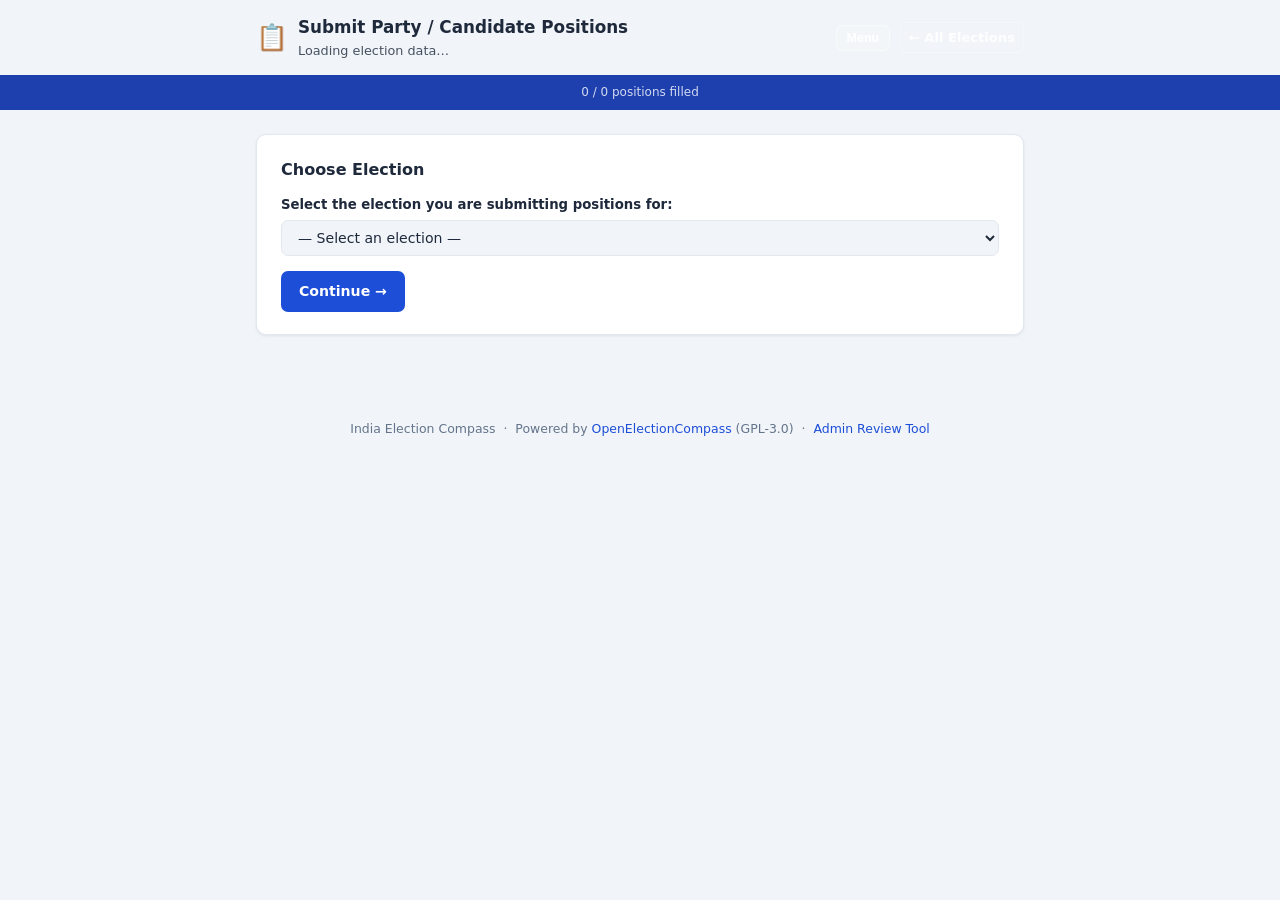
<file: party-form.html>
<!DOCTYPE html>
<html lang="en">
<head>
  <!-- Google tag (gtag.js) -->
  <script async src="https://www.googletagmanager.com/gtag/js?id=G-X2D6MQZ5B7"></script>
  <script>
    window.dataLayer = window.dataLayer || [];
    function gtag(){dataLayer.push(arguments);}
    gtag('js', new Date());
    gtag('config', 'G-X2D6MQZ5B7');
  </script>
  <meta charset="UTF-8" />
  <meta name="viewport" content="width=device-width, initial-scale=1.0" />
  <title>Submit Party Positions | India Election Compass</title>
  <link rel="icon" type="image/svg+xml" href="assets/favicon.svg" />
  <style>
    :root {
      --primary: #1d4ed8; --primary-dk: #1e40af;
      --surface: #ffffff; --bg: #f1f5f9;
      --border: #e2e8f0; --text: #1e293b; --muted: #64748b;
      --ok: #16a34a; --warn: #d97706; --err: #dc2626; --skip-c: #94a3b8;
      --radius: 10px; --shadow: 0 1px 3px rgba(0,0,0,.08);
    }
    *, *::before, *::after { box-sizing: border-box; margin: 0; padding: 0; }
    body { font-family: system-ui, -apple-system, sans-serif; background: var(--bg); color: var(--text); line-height: 1.6; }

    /* ── Header ── */
    .site-header { background: var(--primary); color: #fff; }
    .header-top { padding: .875rem 0; }
    .header-top .container { display: flex; align-items: center; gap: .875rem; flex-wrap: wrap; }
    .header-icon { font-size: 1.6rem; flex-shrink: 0; }
    .header-text h1 { font-size: 1.05rem; font-weight: 700; }
    .header-text p  { font-size: .8rem; opacity: .8; }
    a.back-link { color: rgba(255,255,255,.85); font-size: .82rem; font-weight: 600; text-decoration: none; padding: .25rem .5rem; border: 1px solid rgba(255,255,255,.3); border-radius: 5px; }
    a.back-link:hover { background: rgba(255,255,255,.15); }

    .site-menu-wrap { position: relative; }
    .site-menu-trigger {
      border: 1px solid rgba(255,255,255,.45);
      background: rgba(255,255,255,.12);
      color: #fff;
      border-radius: 7px;
      padding: .3rem .6rem;
      font-size: .78rem;
      font-weight: 700;
      cursor: pointer;
    }
    .site-menu-trigger:hover { background: rgba(255,255,255,.2); }
    .site-menu-list {
      position: absolute;
      right: 0;
      top: calc(100% + 6px);
      min-width: 230px;
      z-index: 100;
      border: 1px solid #dbeafe;
      border-radius: 10px;
      background: #fff;
      box-shadow: 0 12px 26px rgba(15, 23, 42, 0.18);
      padding: .4rem;
      display: none;
    }
    .site-menu-list.is-open { display: block; }
    .site-menu-list .site-menu-link {
      display: block;
      text-decoration: none;
      color: #1e3a8a !important;
      font-size: .72rem;
      font-weight: 700;
      line-height: 1.25;
      padding: .44rem .58rem;
      border-radius: 7px;
      border-bottom: 1px dashed #60a5fa;
      opacity: 1;
      -webkit-text-fill-color: #1e3a8a;
    }
    .site-menu-list .site-menu-link:hover {
      background: #eff6ff;
      color: #1e40af !important;
      -webkit-text-fill-color: #1e40af;
    }

    /* ── Progress ── */
    .progress-wrap { background: var(--primary-dk); padding-bottom: .3rem; }
    .progress-bar { height: 4px; background: #60a5fa; width: 0%; transition: width .35s; }
    .progress-lbl { text-align: center; font-size: .75rem; color: rgba(255,255,255,.8); padding: .2rem 0; }

    /* ── Layout ── */
    .container { max-width: 800px; margin: 0 auto; padding: 0 1rem; }
    .page-card { background: var(--surface); border: 1px solid var(--border); border-radius: var(--radius); margin: 1.25rem 0; padding: 1.375rem 1.5rem; box-shadow: var(--shadow); }
    .card-title { font-size: 1rem; font-weight: 700; margin-bottom: 1rem; display: flex; align-items: center; gap: .5rem; }
    .step-num { background: var(--primary); color: #fff; width: 24px; height: 24px; border-radius: 50%; display: flex; align-items: center; justify-content: center; font-size: .72rem; font-weight: 700; flex-shrink: 0; }

    /* ── Fields ── */
    .field { margin-bottom: .9rem; }
    .field label { display: block; font-weight: 600; font-size: .83rem; margin-bottom: .3rem; }
    .field .req { color: var(--err); }
    .field input, .field select, .field textarea {
      width: 100%; padding: .5rem .75rem; border: 1.5px solid var(--border); border-radius: 7px;
      font: inherit; font-size: .88rem; background: var(--bg); color: var(--text);
      transition: border-color .15s, background .15s;
    }
    .field input:focus, .field select:focus, .field textarea:focus {
      outline: none; border-color: var(--primary); background: #fff;
    }
    .field .hint { font-size: .73rem; color: var(--muted); margin-top: .2rem; }
    .lang-group { border: 1px solid var(--border); border-radius: var(--radius); padding: 1rem; margin-bottom: .75rem; }
    .lang-group legend { font-weight: 700; font-size: .82rem; padding: 0 .4rem; color: var(--primary); }

    /* ── Thesis cards ── */
    .thesis-card { border: 1px solid var(--border); border-radius: var(--radius); margin-bottom: .75rem; overflow: hidden; transition: border-color .2s; }
    .thesis-card.done { border-color: #a5b4fc; }
    .thesis-summary {
      display: flex; align-items: center; gap: .75rem; padding: .875rem 1rem;
      cursor: pointer; list-style: none; background: var(--bg);
      transition: background .15s;
    }
    .thesis-card details[open] > .thesis-summary { background: #fff; border-bottom: 1px solid var(--border); }
    .thesis-summary::-webkit-details-marker { display: none; }
    .thesis-summary::marker { display: none; }
    .thesis-summary:hover { background: #e8eef8; }
    .thesis-num { background: var(--primary); color: #fff; min-width: 28px; height: 28px; border-radius: 50%; display: flex; align-items: center; justify-content: center; font-size: .72rem; font-weight: 700; flex-shrink: 0; }
    .thesis-info { flex: 1; min-width: 0; }
    .thesis-name { font-weight: 700; font-size: .88rem; }
    .thesis-preview { font-size: .78rem; color: var(--muted); white-space: nowrap; overflow: hidden; text-overflow: ellipsis; }
    .thesis-badge { font-size: .96rem; flex-shrink: 0; }
    .thesis-chevron { color: var(--muted); font-size: .75rem; flex-shrink: 0; transition: transform .2s; }
    details[open] .thesis-chevron { transform: rotate(180deg); }

    .thesis-body { padding: 1rem; background: #fff; }
    .thesis-stmt { font-size: .85rem; color: var(--muted); padding: .625rem .875rem; background: var(--bg); border-left: 3px solid #c7d2fe; border-radius: 4px; margin-bottom: .875rem; line-height: 1.55; }

    /* ── Position buttons ── */
    .pos-group { display: flex; flex-wrap: wrap; gap: .5rem; margin-bottom: .875rem; }
    .pos-label { cursor: pointer; }
    .pos-label input { position: absolute; opacity: 0; width: 0; height: 0; }
    .pos-btn {
      display: inline-flex; align-items: center; gap: .3rem;
      padding: .35rem .9rem; border: 1.5px solid var(--border); border-radius: 999px;
      font-size: .82rem; font-weight: 600; background: var(--surface);
      transition: all .15s; user-select: none; white-space: nowrap;
    }
    .pos-label:hover .pos-btn { border-color: var(--primary); }
    .pos-label input:checked + .pos-btn { color: #fff; border-color: transparent; box-shadow: 0 1px 4px rgba(0,0,0,.2); }
    .pos-label.approve input:checked + .pos-btn { background: var(--ok); }
    .pos-label.neutral input:checked + .pos-btn { background: var(--warn); }
    .pos-label.reject  input:checked + .pos-btn { background: var(--err); }
    .pos-label.skip    input:checked + .pos-btn { background: var(--skip-c); }

    .exp-wrap { background: var(--bg); border: 1px solid var(--border); border-radius: 7px; padding: .75rem; }
    .exp-wrap .field:last-child { margin-bottom: 0; }

    /* ── Buttons ── */
    .btn { display: inline-flex; align-items: center; gap: .35rem; padding: .575rem 1.125rem; border: none; border-radius: 7px; font: inherit; font-size: .88rem; font-weight: 600; cursor: pointer; transition: background .15s, transform .1s, box-shadow .15s; }
    .btn:active { transform: scale(.97); }
    .btn-primary { background: var(--primary); color: #fff; }
    .btn-primary:hover { background: var(--primary-dk); }
    .btn-primary:disabled { background: var(--skip-c); cursor: not-allowed; transform: none; }
    .btn-secondary { background: var(--bg); color: var(--text); border: 1.5px solid var(--border); }
    .btn-secondary:hover { border-color: var(--primary); }
    .btn-ok { background: var(--ok); color: #fff; }
    .btn-ok:hover { background: #15803d; }
    .btn-row { display: flex; flex-wrap: wrap; gap: .625rem; align-items: center; }

    /* ── Info boxes ── */
    .info-box { background: #eff6ff; border: 1px solid #bfdbfe; border-radius: var(--radius); padding: .875rem 1rem; font-size: .84rem; color: #1e40af; }
    .warn-box { background: #fffbeb; border: 1px solid #fde68a; border-radius: var(--radius); padding: .875rem 1rem; font-size: .84rem; color: #92400e; }
    .ok-box   { background: #f0fdf4; border: 1px solid #bbf7d0; border-radius: var(--radius); padding: .875rem 1rem; font-size: .84rem; color: #166534; }

    /* ── Output ── */
    .output-json {
      background: #0f172a; color: #e2e8f0;
      font: .8rem/1.65 'Consolas', 'SF Mono', 'Fira Code', monospace;
      padding: 1.125rem; border-radius: 7px; overflow: auto; max-height: 420px;
      margin: .875rem 0; white-space: pre;
    }

    /* ── States ── */
    #loading { padding: 4rem 1rem; text-align: center; color: var(--muted); font-size: 1rem; }
    #error-msg { padding: 2rem 1rem; text-align: center; color: var(--err); font-size: .95rem; }

    /* ── Footer ── */
    .site-footer { text-align: center; padding: 2rem 1rem; font-size: .78rem; color: var(--muted); }
    .site-footer a { color: var(--primary); text-decoration: none; }
    .site-footer a:hover { text-decoration: underline; }

    @media (max-width: 480px) {
      .page-card { padding: 1rem; }
      .pos-btn { font-size: .78rem; padding: .3rem .7rem; }
      .site-menu-list { min-width: 205px; }
    }
  </style>
</head>
<body>

  <header>
    <div class="header-top">
      <div class="container" style="gap:.625rem">
        <span class="header-icon">📋</span>
        <div class="header-text" style="flex:1">
          <h1>Submit Party / Candidate Positions</h1>
          <p id="election-title-sub">Loading election data…</p>
        </div>
        <div class="site-menu-wrap" id="site-menu-wrap">
          <button type="button" class="site-menu-trigger" id="site-menu-toggle" aria-expanded="false" aria-controls="site-menu-list">Menu</button>
          <div class="site-menu-list" id="site-menu-list" aria-hidden="true">
            <a class="site-menu-link" href="index.html">Home</a>
            <a class="site-menu-link" href="about.html">About</a>
            <a class="site-menu-link" href="resources.html">Methodology &amp; Sources</a>
            <a class="site-menu-link" href="https://github.com/darepalli/ElectionDiksoochi" target="_blank" rel="noopener noreferrer">GitHub</a>
          </div>
        </div>
        <a href="index.html" class="back-link">← All Elections</a>
      </div>
    </div>
    <div class="progress-wrap">
      <div class="progress-bar" id="progress-bar"></div>
      <div class="progress-lbl" id="progress-lbl">0 / 0 positions filled</div>
    </div>
  </header>

  <main class="container" style="padding-bottom:2rem">

    <div id="loading">⏳ Loading election data…</div>
    <div id="error-msg" hidden></div>

    <!-- ── Election selector (no param) ── -->
    <div id="selector-section" class="page-card" hidden style="margin-top:1.5rem">
      <div class="card-title" style="margin-bottom:.75rem">Choose Election</div>
      <div class="field">
        <label for="election-select">Select the election you are submitting positions for:</label>
        <select id="election-select">
          <option value="">— Select an election —</option>
          <option value="elections/tn/2026-state/config.json">Tamil Nadu 2026 – State Assembly</option>
          <option value="elections/wb/2026-state/config.json">West Bengal 2026 - State Assembly (Preview)</option>
          <option value="elections/tn/constituencies/chennai-central/config.json">TN 2026 – Chennai Central Constituency</option>
          <option value="elections/tn/constituencies/coimbatore-south/config.json">TN 2026 – Coimbatore South Constituency</option>
        </select>
      </div>
      <button class="btn btn-primary" onclick="loadFromSelector()">Continue →</button>
    </div>

    <!-- ── Main form ── -->
    <form id="main-form" hidden novalidate>

      <div class="info-box" style="margin-top:1.375rem">
        <strong>How to submit:</strong> Complete the three sections below — party/candidate details, positions on each thesis, and contact info.
        Click <em>Generate &amp; Download</em> when done. Email the downloaded <code>.json</code> file to the election compass admin for review and publication.
      </div>

      <!-- § 1: Party Details -->
      <div class="page-card">
        <div class="card-title"><span class="step-num">1</span> Party / Candidate Information</div>

        <div class="field">
          <label for="f-alias">Alias / Slug <span class="req">*</span></label>
          <input type="text" id="f-alias" name="alias" required
                 pattern="[a-z][a-z0-9-]*"
                 placeholder="e.g. dmk · aiadmk · cand-dmk" autocomplete="off">
          <div class="hint">Unique short identifier. Lowercase letters, numbers and hyphens only. Must start with a letter.</div>
        </div>

        <div id="lang-fields"></div>
      </div>

      <!-- § 2: Positions -->
      <div class="page-card">
        <div class="card-title"><span class="step-num">2</span> Policy Positions</div>
        <p style="font-size:.84rem;color:var(--muted);margin-bottom:1rem">
          Expand each thesis, choose your position and add a brief explanation. All theses must have a position selected before you can generate the submission.
        </p>
        <div id="theses-fields"></div>
      </div>

      <!-- § 3: Contact -->
      <div class="page-card">
        <div class="card-title"><span class="step-num">3</span> Contact Information</div>
        <p style="font-size:.84rem;color:var(--muted);margin-bottom:.875rem">Used for admin follow-up only — not published.</p>
        <div class="field">
          <label for="f-contact-name">Submitter Name</label>
          <input type="text" id="f-contact-name" name="contact-name" placeholder="Your full name">
        </div>
        <div class="field">
          <label for="f-contact-org">Organisation / Party Name</label>
          <input type="text" id="f-contact-org" name="contact-org" placeholder="Organisation or party you represent">
        </div>
        <div class="field">
          <label for="f-contact-email">Email Address</label>
          <input type="email" id="f-contact-email" name="contact-email" placeholder="you@example.com">
        </div>
      </div>

      <!-- § 4: Generate -->
      <div class="page-card">
        <div class="card-title"><span class="step-num">4</span> Generate &amp; Download</div>
        <div class="info-box" style="margin-bottom:1rem">
          Once all positions are filled, click <strong>Generate &amp; Download</strong> to create your submission file.
          Email it to <strong>admin@indiaelectioncompass.in</strong>.
          Your positions will be reviewed and published within 2–3 working days.
        </div>
        <div class="btn-row">
          <button type="button" class="btn btn-primary" id="generate-btn" onclick="generateAndShow()" disabled>
            ⬇ Generate &amp; Download
          </button>
          <span id="progress-inline" style="font-size:.83rem;color:var(--muted)"></span>
        </div>
      </div>

    </form>

    <!-- ── Output ── -->
    <div id="output-section" class="page-card" hidden style="margin-bottom:1.5rem">
      <div class="card-title">✅ Submission Ready</div>
      <div class="ok-box" style="margin-bottom:.875rem">
        Your positions JSON has been generated. Click <strong>Download</strong>, then email the file to the admin.
      </div>
      <pre class="output-json" id="output-json"></pre>
      <div class="btn-row">
        <button class="btn btn-ok" onclick="downloadJSON()">⬇ Download JSON</button>
        <button class="btn btn-secondary" id="copy-btn" onclick="copyJSON()">Copy to Clipboard</button>
      </div>
    </div>

  </main>

  <footer class="site-footer">
    India Election Compass &nbsp;·&nbsp;
    Powered by <a href="https://open-election-compass.com" target="_blank" rel="noopener">OpenElectionCompass</a> (GPL-3.0)
    &nbsp;·&nbsp; <a href="admin/review.html">Admin Review Tool</a>
  </footer>

  <script>
    'use strict';

    var electionConfig = null;
    var electionPath   = '';
    var SAFE_RE        = /^elections\/[a-z]{2,}\/[a-z0-9._\/-]+\/config\.json$/;

    function setupSiteMenu() {
      var wrap = document.getElementById('site-menu-wrap');
      var toggleBtn = document.getElementById('site-menu-toggle');
      var menu = document.getElementById('site-menu-list');
      if (!wrap || !toggleBtn || !menu) return;

      toggleBtn.addEventListener('click', function (e) {
        e.stopPropagation();
        var open = menu.classList.toggle('is-open');
        menu.setAttribute('aria-hidden', open ? 'false' : 'true');
        toggleBtn.setAttribute('aria-expanded', open ? 'true' : 'false');
      });

      document.addEventListener('click', function (e) {
        if (!wrap.contains(e.target)) {
          menu.classList.remove('is-open');
          menu.setAttribute('aria-hidden', 'true');
          toggleBtn.setAttribute('aria-expanded', 'false');
        }
      });

      document.addEventListener('keydown', function (e) {
        if (e.key === 'Escape') {
          menu.classList.remove('is-open');
          menu.setAttribute('aria-hidden', 'true');
          toggleBtn.setAttribute('aria-expanded', 'false');
        }
      });
    }

    /* ── Bootstrap ── */
    (function init() {
      setupSiteMenu();
      var p = new URLSearchParams(location.search).get('election') || '';
      if (p) {
        loadElection(p);
      } else {
        populateElectionSelector().finally(function () {
          hide('loading');
          show('selector-section');
        });
      }
    })();

    function populateElectionSelector() {
      var select = document.getElementById('election-select');
      if (!select) return Promise.resolve();

      return fetch('elections/tn/constituencies/constituencies.json')
        .then(function (r) {
          if (!r.ok) throw new Error('HTTP ' + r.status);
          return r.json();
        })
        .then(function (data) {
          var list = (data && Array.isArray(data.constituencies)) ? data.constituencies : [];
          var live = list.filter(function (c) {
            return !!(c && c.live && c.slug);
          }).sort(function (a, b) {
            return Number(a.no || 0) - Number(b.no || 0);
          });
          if (!live.length) return;

          // Remove old static constituency options if present and keep top-level election options.
          var removeVals = {
            'elections/tn/constituencies/chennai-central/config.json': true,
            'elections/tn/constituencies/coimbatore-south/config.json': true
          };
          for (var i = select.options.length - 1; i >= 0; i--) {
            var v = select.options[i].value;
            if (removeVals[v]) select.remove(i);
          }

          var group = document.createElement('optgroup');
          group.label = 'Tamil Nadu 2026 - Constituencies (' + live.length + ')';
          live.forEach(function (c) {
            var opt = document.createElement('option');
            var no = Number(c.no || 0);
            var noText = no > 0 ? String(no).padStart(3, '0') + ' - ' : '';
            var district = c.district ? ' (' + c.district + ')' : '';
            opt.value = 'elections/tn/constituencies/' + c.slug + '/config.json';
            opt.textContent = 'TN 2026 - ' + noText + c.name + district;
            group.appendChild(opt);
          });
          select.appendChild(group);
        })
        .catch(function () {
          // Keep existing static options if dynamic list fetch fails.
        });
    }

    function loadFromSelector() {
      var val = document.getElementById('election-select').value;
      if (!val) { alert('Please select an election.'); return; }
      loadElection(val);
    }

    function loadElection(path) {
      if (!SAFE_RE.test(path)) { showError('Invalid election path.'); return; }
      electionPath = path;
      show('loading');
      hide('selector-section');
      fetch(path)
        .then(function(r) { if (!r.ok) throw new Error('HTTP ' + r.status); return r.json(); })
        .then(function(cfg) {
          electionConfig = cfg;
          renderForm();
        })
        .catch(function(e) { showError('Could not load election config: ' + e.message); });
    }

    /* ── Render form ── */
    function renderForm() {
      var cfg = electionConfig;
      var langs = cfg.languages || [{ name: 'English', code: 'en' }];
      var theses = cfg.theses || [];
      var primary = langs[0].code;
      var title = (cfg.title && (cfg.title[primary] || cfg.title.en)) || 'Election';

      document.title = title + ' | Submit Positions';
      document.getElementById('election-title-sub').textContent = title;

      renderLangFields(langs);
      renderThesisFields(theses, langs);

      hide('loading');
      show('main-form');
      updateProgress();
    }

    function renderLangFields(langs) {
      var html = '';
      langs.forEach(function(lang) {
        html += '<fieldset class="lang-group"><legend>' + esc(lang.name) + ' (' + esc(lang.code) + ')</legend>';
        html += field('Full Name', 'name-' + lang.code, 'text', 'Full party or candidate name in ' + lang.name, true);
        html += field('Short Name / Abbreviation', 'short-' + lang.code, 'text', 'Abbreviation or surname in ' + lang.name, true);
        html += '<div class="field"><label>Description <span style="font-weight:400;color:var(--muted)">(optional)</span></label>'
              + '<textarea name="desc-' + lang.code + '" rows="2" placeholder="Brief background in ' + lang.name + '"></textarea></div>';
        html += '</fieldset>';
      });
      document.getElementById('lang-fields').innerHTML = html;
    }

    function renderThesisFields(theses, langs) {
      var primary = langs[0].code;
      var html = '';
      theses.forEach(function(thesis, i) {
        var titleText = (thesis.title && (thesis.title[primary] || thesis.title.en)) || ('Thesis ' + (i + 1));
        var stmt      = (thesis.statement && (thesis.statement[primary] || thesis.statement.en)) || '';

        html += '<div class="thesis-card" id="tc-' + i + '">';
        html += '<details id="td-' + i + '"' + (i === 0 ? ' open' : '') + '>';
        html += '<summary class="thesis-summary" onclick="void(0)">';
        html += '<span class="thesis-num">' + (i + 1) + '</span>';
        html += '<span class="thesis-info"><span class="thesis-name">' + esc(titleText) + '</span>';
        html += '<span class="thesis-preview">' + esc(stmt.substring(0, 90)) + (stmt.length > 90 ? '…' : '') + '</span></span>';
        html += '<span class="thesis-badge" id="tb-' + i + '">⚪</span>';
        html += '<span class="thesis-chevron">▾</span>';
        html += '</summary>';

        html += '<div class="thesis-body">';
        html += '<div class="thesis-stmt">' + esc(stmt) + '</div>';

        /* Position radio buttons */
        html += '<div class="pos-group" role="radiogroup" aria-label="Position on: ' + esc(titleText) + '">';
        var opts = [
          { val: 'approve', label: '✅ Approve',        cls: 'approve' },
          { val: 'neutral', label: '🟡 Neutral',         cls: 'neutral' },
          { val: 'reject',  label: '❌ Reject',          cls: 'reject'  },
          { val: 'skip',    label: '⚪ Skip / No stance', cls: 'skip'   }
        ];
        opts.forEach(function(o) {
          html += '<label class="pos-label ' + o.cls + '">'
                + '<input type="radio" name="pos-' + i + '" value="' + o.val + '" onchange="onPosChange(' + i + ')">'
                + '<span class="pos-btn">' + o.label + '</span></label>';
        });
        html += '</div>';

        /* Explanation fields */
        html += '<div class="exp-wrap">';
        langs.forEach(function(lang) {
          html += '<div class="field" style="margin-bottom:.625rem"><label style="font-weight:normal;font-size:.8rem">'
                + 'Explanation (' + esc(lang.name) + ') — optional'
                + '</label><textarea name="exp-' + i + '-' + lang.code + '" rows="2" '
                + 'placeholder="Why does your party/candidate take this position? (' + lang.name + ')"></textarea></div>';
        });
        html += '</div>'; /* exp-wrap */

        html += '</div></details></div>'; /* thesis-body / details / thesis-card */
      });
      document.getElementById('theses-fields').innerHTML = html;
    }

    /* ── Progress tracking ── */
    function onPosChange(idx) {
      var selVal = (document.querySelector('input[name="pos-' + idx + '"]:checked') || {}).value;
      var icons  = { approve: '✅', neutral: '🟡', reject: '❌', skip: '⚪' };
      var badge  = document.getElementById('tb-' + idx);
      if (badge && selVal) badge.textContent = icons[selVal] || '✅';
      var card = document.getElementById('tc-' + idx);
      if (card) card.classList.toggle('done', !!selVal);
      updateProgress();
      /* Auto-advance: open next unchecked thesis */
      if (selVal) {
        var total = (electionConfig.theses || []).length;
        for (var j = idx + 1; j < total; j++) {
          if (!document.querySelector('input[name="pos-' + j + '"]:checked')) {
            var det = document.getElementById('td-' + j);
            if (det) det.open = true;
            det && det.scrollIntoView({ behavior: 'smooth', block: 'nearest' });
            break;
          }
        }
      }
    }

    function updateProgress() {
      var total  = (electionConfig && electionConfig.theses) ? electionConfig.theses.length : 0;
      var filled = 0;
      for (var i = 0; i < total; i++) {
        if (document.querySelector('input[name="pos-' + i + '"]:checked')) filled++;
      }
      var pct = total ? Math.round(filled / total * 100) : 0;
      document.getElementById('progress-bar').style.width = pct + '%';
      var lbl = filled + ' / ' + total + ' positions filled';
      document.getElementById('progress-lbl').textContent = lbl;
      document.getElementById('progress-inline').textContent = filled < total
        ? (total - filled) + ' remaining'
        : '✅ All positions filled';
      document.getElementById('generate-btn').disabled = filled < total;
    }

    /* ── Generate submission JSON ── */
    function generateAndShow() {
      var alias = (document.getElementById('f-alias').value || '').trim();
      if (!alias || !/^[a-z][a-z0-9-]*$/.test(alias)) {
        alert('Please enter a valid alias (lowercase letters, numbers and hyphens, starting with a letter).');
        document.getElementById('f-alias').focus();
        return;
      }

      var cfg   = electionConfig;
      var langs = cfg.languages || [{ name: 'English', code: 'en' }];
      var data  = new FormData(document.getElementById('main-form'));

      /* Party object */
      var party = { alias: alias };
      var nameObj = {}, shortObj = {}, descObj = {};
      langs.forEach(function(lang) {
        nameObj[lang.code]  = (data.get('name-' + lang.code)  || '').trim();
        shortObj[lang.code] = (data.get('short-' + lang.code) || '').trim();
        descObj[lang.code]  = (data.get('desc-' + lang.code)  || '').trim();
      });
      party.name        = nameObj;
      party.short       = shortObj;
      party.description = descObj;

      /* Positions array */
      var primary   = langs[0].code;
      var positions = cfg.theses.map(function(thesis, i) {
        var pos    = data.get('pos-' + i) || 'skip';
        var expObj = {};
        langs.forEach(function(lang) {
          var v = (data.get('exp-' + i + '-' + lang.code) || '').trim();
          if (v) expObj[lang.code] = v;
        });
        return {
          thesisIndex:   i,
          thesisTitleEn: (thesis.title && (thesis.title.en || thesis.title[primary])) || ('Thesis ' + (i + 1)),
          position:      pos,
          explanation:   expObj
        };
      });

      var submission = {
        _meta: {
          schemaVersion:  '1',
          election:       electionPath,
          submittedAt:    new Date().toISOString(),
          contactName:    (data.get('contact-name')  || '').trim(),
          contactOrg:     (data.get('contact-org')   || '').trim(),
          contactEmail:   (data.get('contact-email') || '').trim()
        },
        party:     party,
        positions: positions
      };

      var jsonStr = JSON.stringify(submission, null, 2);
      document.getElementById('output-json').textContent = jsonStr;
      window._submissionJSON  = jsonStr;
      window._submissionAlias = alias;

      show('output-section');
      document.getElementById('output-section').scrollIntoView({ behavior: 'smooth' });

      /* Auto-download */
      triggerDownload(jsonStr, 'positions-' + alias + '-' + Date.now() + '.json');
    }

    function downloadJSON() {
      triggerDownload(window._submissionJSON, 'positions-' + (window._submissionAlias || 'submission') + '-' + Date.now() + '.json');
    }

    function copyJSON() {
      navigator.clipboard.writeText(window._submissionJSON).then(function() {
        var btn = document.getElementById('copy-btn');
        btn.textContent = '✓ Copied!';
        setTimeout(function() { btn.textContent = 'Copy to Clipboard'; }, 2200);
      }).catch(function() { alert('Auto-copy failed. Please select and copy the text manually.'); });
    }

    /* ── Utilities ── */
    function triggerDownload(text, filename) {
      var blob = new Blob([text], { type: 'application/json' });
      var url  = URL.createObjectURL(blob);
      var a    = document.createElement('a');
      a.href = url; a.download = filename; a.click();
      setTimeout(function() { URL.revokeObjectURL(url); }, 1000);
    }

    function field(labelText, nameAttr, type, placeholder, required) {
      return '<div class="field"><label>' + labelText + (required ? ' <span class="req">*</span>' : '') + '</label>'
           + '<input type="' + type + '" name="' + nameAttr + '"' + (required ? ' required' : '')
           + ' placeholder="' + esc(placeholder) + '"></div>';
    }

    function esc(s) {
      return String(s || '').replace(/&/g,'&amp;').replace(/</g,'&lt;').replace(/>/g,'&gt;').replace(/"/g,'&quot;');
    }

    function show(id) { document.getElementById(id).hidden = false; }
    function hide(id) { document.getElementById(id).hidden = true;  }

    function showError(msg) {
      hide('loading');
      var el = document.getElementById('error-msg');
      el.textContent = '❌ ' + msg;
      show('error-msg');
    }
  </script>
</body>
</html>
</file>
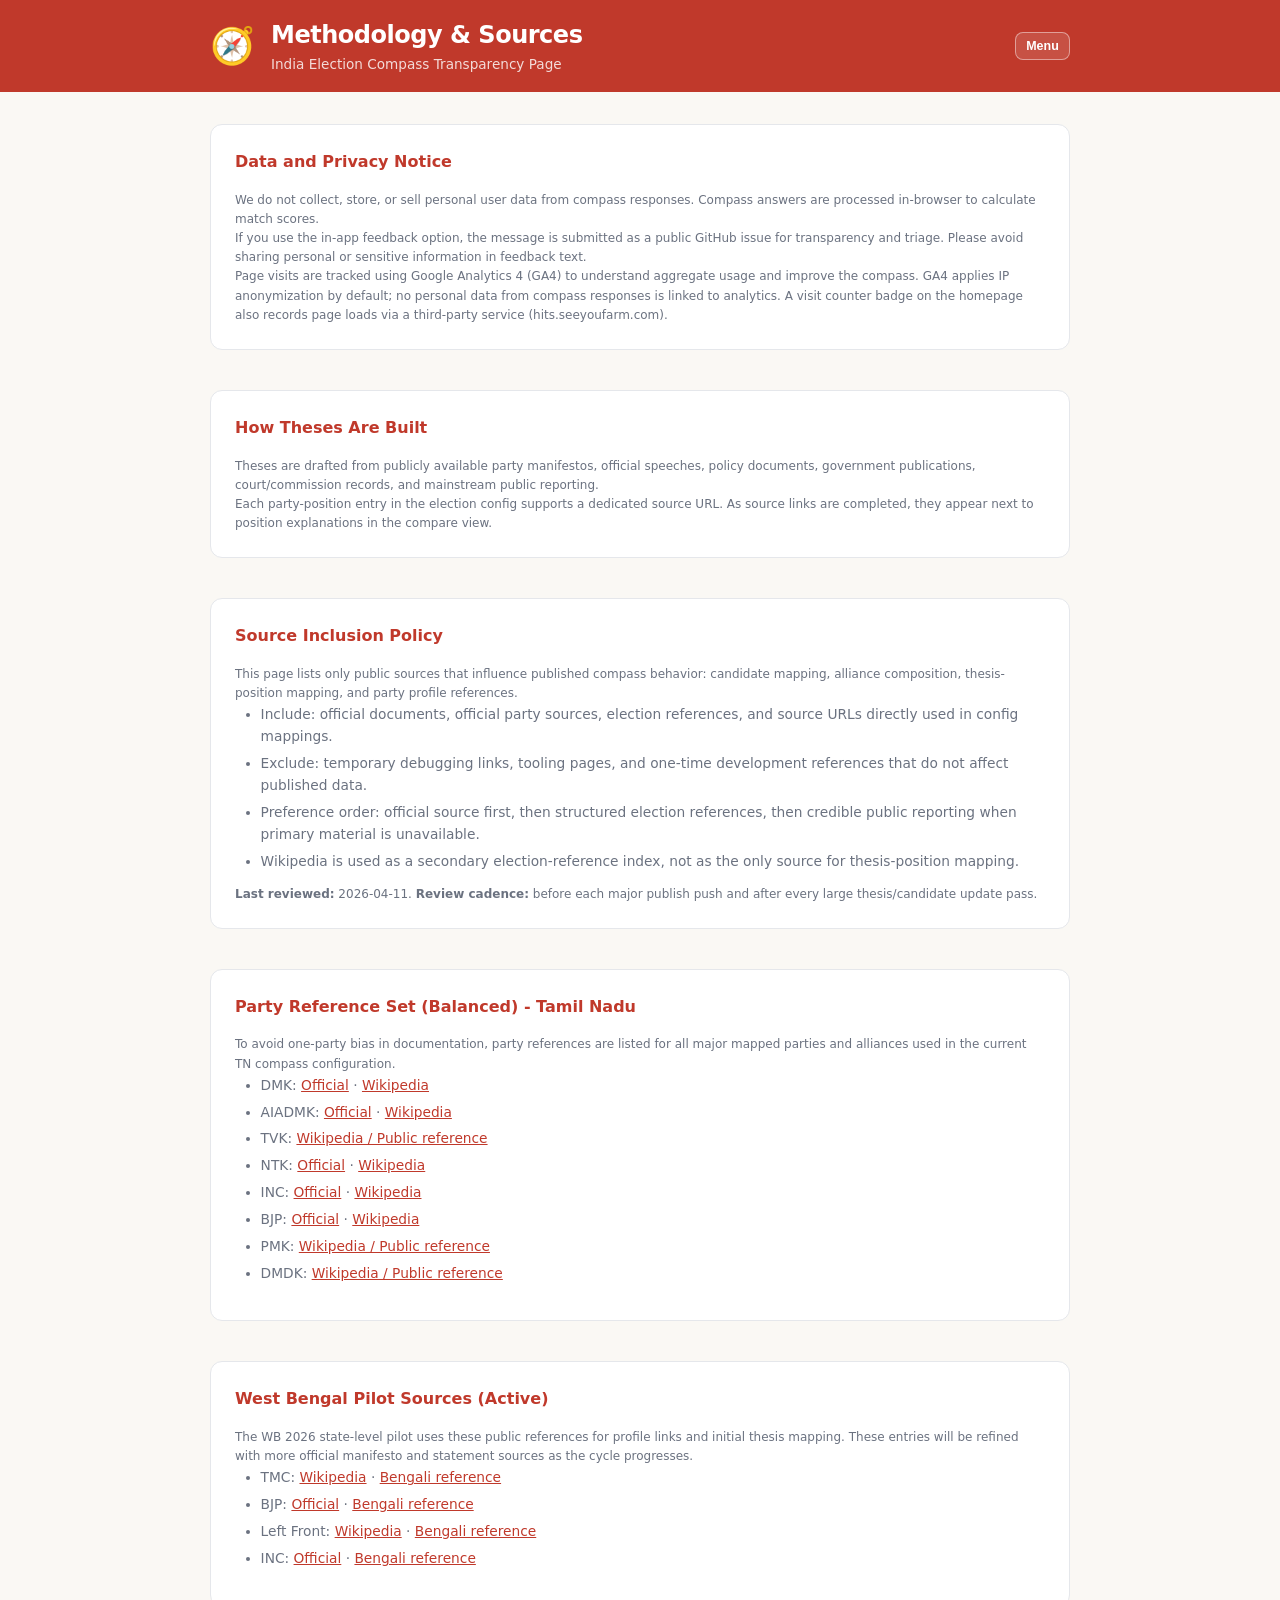
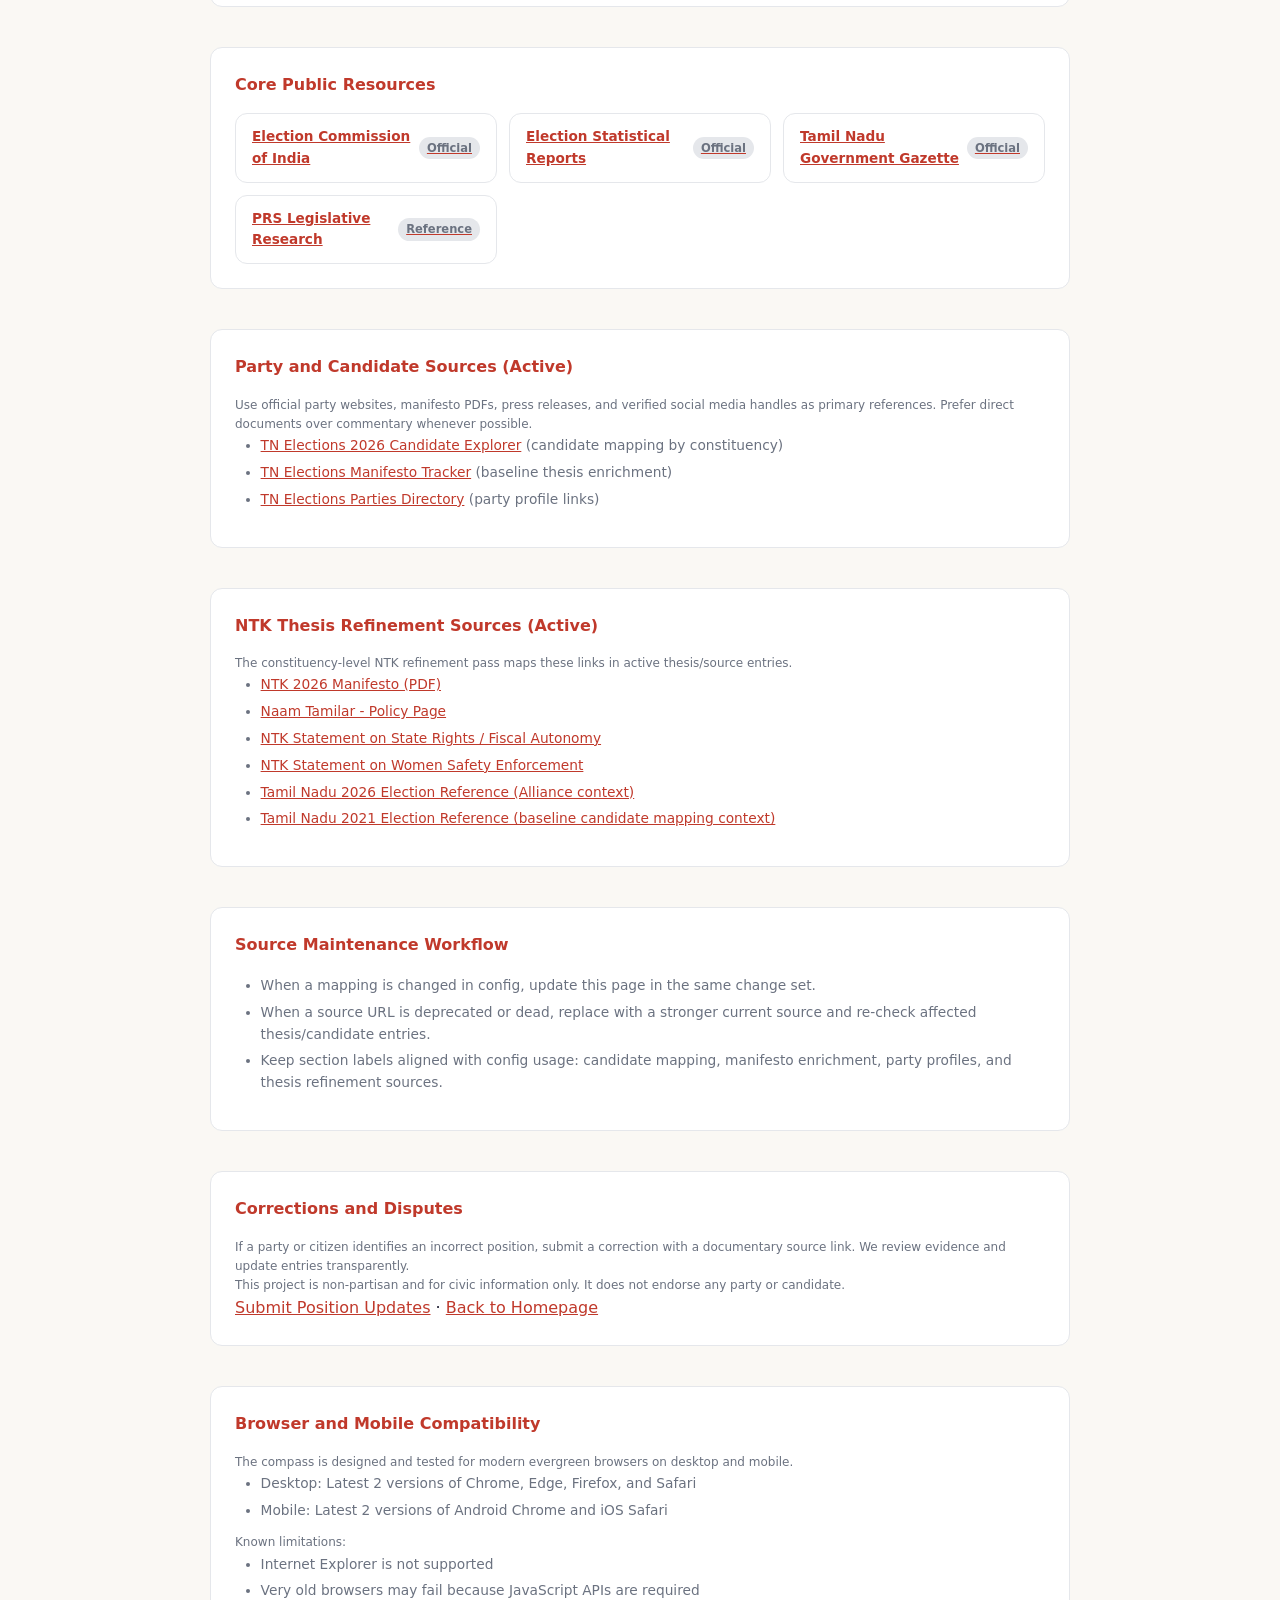
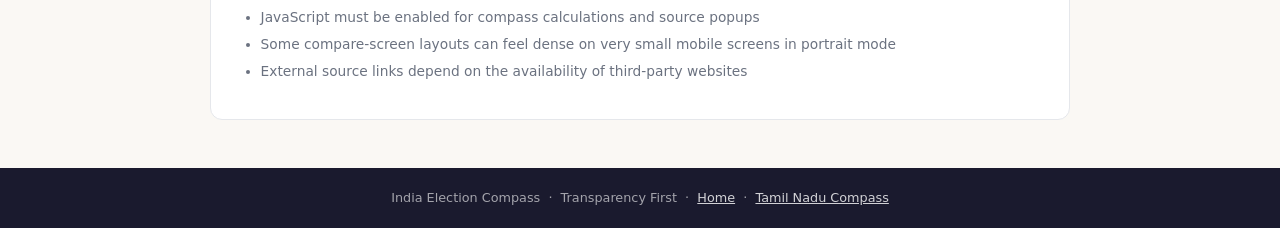
<file: resources.html>
<!DOCTYPE html>
<html lang="en">
<head>
  <!-- Google tag (gtag.js) -->
  <script async src="https://www.googletagmanager.com/gtag/js?id=G-X2D6MQZ5B7"></script>
  <script>
    window.dataLayer = window.dataLayer || [];
    function gtag(){dataLayer.push(arguments);}
    gtag('js', new Date());
    gtag('config', 'G-X2D6MQZ5B7');
  </script>
  <meta charset="UTF-8" />
  <meta name="viewport" content="width=device-width, initial-scale=1.0" />
  <meta name="description" content="Methodology and source links used in India Election Compass." />
  <title>Methodology & Sources | India Election Compass</title>
  <link rel="icon" type="image/svg+xml" href="assets/favicon.svg" />
  <link rel="stylesheet" href="assets/hub.css" />
  <style>
    .site-menu-wrap {
      position: relative;
      margin-left: auto;
    }

    .site-menu-trigger {
      border: 1px solid rgba(255,255,255,.45);
      background: rgba(255,255,255,.12);
      color: #fff;
      border-radius: 8px;
      padding: 0.36rem 0.64rem;
      font-size: 0.78rem;
      font-weight: 700;
      cursor: pointer;
    }

    .site-menu-trigger:hover {
      background: rgba(255,255,255,.2);
    }

    .site-menu-list {
      position: absolute;
      right: 0;
      top: calc(100% + 6px);
      min-width: 230px;
      z-index: 100;
      border: 1px solid #dbeafe;
      border-radius: 10px;
      background: #fff;
      box-shadow: 0 12px 26px rgba(15, 23, 42, 0.18);
      padding: 0.4rem;
      display: none;
    }

    .site-menu-list.is-open {
      display: block;
    }

    .site-menu-list .site-menu-link {
      display: block;
      text-decoration: none;
      color: #1e3a8a !important;
      font-size: 0.72rem;
      font-weight: 700;
      line-height: 1.25;
      padding: 0.44rem 0.58rem;
      border-radius: 7px;
      border-bottom: 1px dashed #60a5fa;
      opacity: 1;
      -webkit-text-fill-color: #1e3a8a;
    }

    .site-menu-list .site-menu-link:hover {
      background: #eff6ff;
      color: #1e40af !important;
      -webkit-text-fill-color: #1e40af;
    }
  </style>
</head>
<body>

  <header class="site-header">
    <div class="container">
      <div class="site-logo">🧭</div>
      <div>
        <h1 class="site-title">Methodology & Sources</h1>
        <p class="site-tagline">India Election Compass Transparency Page</p>
      </div>
      <div class="site-menu-wrap" id="site-menu-wrap">
        <button type="button" class="site-menu-trigger" id="site-menu-toggle" aria-expanded="false" aria-controls="site-menu-list">Menu</button>
        <div class="site-menu-list" id="site-menu-list" aria-hidden="true">
          <a class="site-menu-link" href="index.html">Home</a>
          <a class="site-menu-link" href="about.html">About</a>
          <a class="site-menu-link" href="resources.html">Methodology &amp; Sources</a>
          <a class="site-menu-link" href="https://github.com/darepalli/ElectionDiksoochi" target="_blank" rel="noopener noreferrer">GitHub</a>
        </div>
      </div>
    </div>
  </header>

  <main class="container">
    <section class="how-section" style="margin-top:2rem">
      <h3>Data and Privacy Notice</h3>
      <p class="disclaimer" style="font-style:normal;border-top:none;padding-top:0">
        We do not collect, store, or sell personal user data from compass responses.
        Compass answers are processed in-browser to calculate match scores.
      </p>
      <p class="disclaimer" style="font-style:normal;border-top:none;padding-top:0">
        If you use the in-app feedback option, the message is submitted as a public GitHub issue for transparency and triage.
        Please avoid sharing personal or sensitive information in feedback text.
      </p>
      <p class="disclaimer" style="font-style:normal;border-top:none;padding-top:0">
        Page visits are tracked using Google Analytics 4 (GA4) to understand aggregate usage and improve the compass.
        GA4 applies IP anonymization by default; no personal data from compass responses is linked to analytics.
        A visit counter badge on the homepage also records page loads via a third-party service (hits.seeyoufarm.com).
      </p>
    </section>

    <section class="how-section">
      <h3>How Theses Are Built</h3>
      <p class="disclaimer" style="font-style:normal;border-top:none;padding-top:0">
        Theses are drafted from publicly available party manifestos, official speeches, policy documents,
        government publications, court/commission records, and mainstream public reporting.
      </p>
      <p class="disclaimer" style="font-style:normal;border-top:none;padding-top:0">
        Each party-position entry in the election config supports a dedicated source URL. As source links are
        completed, they appear next to position explanations in the compare view.
      </p>
    </section>

    <section class="how-section">
      <h3>Source Inclusion Policy</h3>
      <p class="disclaimer" style="font-style:normal;border-top:none;padding-top:0">
        This page lists only public sources that influence published compass behavior: candidate mapping, alliance composition,
        thesis-position mapping, and party profile references.
      </p>
      <ul class="compat-list">
        <li>Include: official documents, official party sources, election references, and source URLs directly used in config mappings.</li>
        <li>Exclude: temporary debugging links, tooling pages, and one-time development references that do not affect published data.</li>
        <li>Preference order: official source first, then structured election references, then credible public reporting when primary material is unavailable.</li>
        <li>Wikipedia is used as a secondary election-reference index, not as the only source for thesis-position mapping.</li>
      </ul>
      <p class="disclaimer" style="font-style:normal;border-top:none;padding-top:0">
        <strong>Last reviewed:</strong> 2026-04-11. <strong>Review cadence:</strong> before each major publish push and after every large thesis/candidate update pass.
      </p>
    </section>

    <section class="how-section">
      <h3>Party Reference Set (Balanced) - Tamil Nadu</h3>
      <p class="disclaimer" style="font-style:normal;border-top:none;padding-top:0">
        To avoid one-party bias in documentation, party references are listed for all major mapped parties and alliances used in the current TN compass configuration.
      </p>
      <ul class="compat-list">
        <li>DMK: <a href="https://www.dmk.in/" target="_blank" rel="noopener">Official</a> · <a href="https://en.wikipedia.org/wiki/Dravida_Munnetra_Kazhagam" target="_blank" rel="noopener">Wikipedia</a></li>
        <li>AIADMK: <a href="https://www.aiadmk.com/" target="_blank" rel="noopener">Official</a> · <a href="https://en.wikipedia.org/wiki/All_India_Anna_Dravida_Munnetra_Kazhagam" target="_blank" rel="noopener">Wikipedia</a></li>
        <li>TVK: <a href="https://en.wikipedia.org/wiki/Tamilaga_Vetri_Kazhagam" target="_blank" rel="noopener">Wikipedia / Public reference</a></li>
        <li>NTK: <a href="https://www.naamtamilar.org/" target="_blank" rel="noopener">Official</a> · <a href="https://en.wikipedia.org/wiki/Naam_Tamizhar_Katchi" target="_blank" rel="noopener">Wikipedia</a></li>
        <li>INC: <a href="https://www.inc.in/" target="_blank" rel="noopener">Official</a> · <a href="https://en.wikipedia.org/wiki/Indian_National_Congress" target="_blank" rel="noopener">Wikipedia</a></li>
        <li>BJP: <a href="https://www.bjp.org/" target="_blank" rel="noopener">Official</a> · <a href="https://en.wikipedia.org/wiki/Bharatiya_Janata_Party" target="_blank" rel="noopener">Wikipedia</a></li>
        <li>PMK: <a href="https://en.wikipedia.org/wiki/Pattali_Makkal_Katchi" target="_blank" rel="noopener">Wikipedia / Public reference</a></li>
        <li>DMDK: <a href="https://en.wikipedia.org/wiki/Desiya_Murpokku_Dravida_Kazhagam" target="_blank" rel="noopener">Wikipedia / Public reference</a></li>
      </ul>
    </section>

    <section class="how-section">
      <h3>West Bengal Pilot Sources (Active)</h3>
      <p class="disclaimer" style="font-style:normal;border-top:none;padding-top:0">
        The WB 2026 state-level pilot uses these public references for profile links and initial thesis mapping. These entries will be refined with more official manifesto and statement sources as the cycle progresses.
      </p>
      <ul class="compat-list">
        <li>TMC: <a href="https://en.wikipedia.org/wiki/All_India_Trinamool_Congress" target="_blank" rel="noopener">Wikipedia</a> · <a href="https://bn.wikipedia.org/wiki/%E0%A6%85%E0%A6%B2_%E0%A6%87%E0%A6%A8%E0%A7%8D%E0%A6%A1%E0%A6%BF%E0%A6%AF%E0%A6%BC%E0%A6%BE_%E0%A6%A4%E0%A7%83%E0%A6%A3%E0%A6%AE%E0%A7%82%E0%A6%B2_%E0%A6%95%E0%A6%82%E0%A6%97%E0%A7%8D%E0%A6%B0%E0%A7%87%E0%A6%B8" target="_blank" rel="noopener">Bengali reference</a></li>
        <li>BJP: <a href="https://www.bjp.org/" target="_blank" rel="noopener">Official</a> · <a href="https://bn.wikipedia.org/wiki/%E0%A6%AD%E0%A6%BE%E0%A6%B0%E0%A6%A4%E0%A7%80%E0%A6%AF%E0%A6%BC_%E0%A6%9C%E0%A6%A8%E0%A6%A4%E0%A6%BE_%E0%A6%AA%E0%A6%BE%E0%A6%B0%E0%A7%8D%E0%A6%9F%E0%A6%BF" target="_blank" rel="noopener">Bengali reference</a></li>
        <li>Left Front: <a href="https://en.wikipedia.org/wiki/Left_Front_(West_Bengal)" target="_blank" rel="noopener">Wikipedia</a> · <a href="https://bn.wikipedia.org/wiki/%E0%A6%AC%E0%A6%BE%E0%A6%AE%E0%A6%AB%E0%A7%8D%E0%A6%B0%E0%A6%A8%E0%A7%8D%E0%A6%9F_(%E0%A6%AA%E0%A6%B6%E0%A7%8D%E0%A6%9A%E0%A6%BF%E0%A6%AE%E0%A6%AC%E0%A6%99%E0%A7%8D%E0%A6%97)" target="_blank" rel="noopener">Bengali reference</a></li>
        <li>INC: <a href="https://www.inc.in/" target="_blank" rel="noopener">Official</a> · <a href="https://bn.wikipedia.org/wiki/%E0%A6%87%E0%A6%A8%E0%A7%8D%E0%A6%A1%E0%A6%BF%E0%A6%AF%E0%A6%BC%E0%A6%BE%E0%A6%A8_%E0%A6%A8%E0%A7%8D%E0%A6%AF%E0%A6%BE%E0%A6%B6%E0%A6%A8%E0%A6%BE%E0%A6%B2_%E0%A6%95%E0%A6%82%E0%A6%97%E0%A7%8D%E0%A6%B0%E0%A7%87%E0%A6%B8" target="_blank" rel="noopener">Bengali reference</a></li>
      </ul>
    </section>

    <section class="how-section">
      <h3>Core Public Resources</h3>
      <div class="roadmap-grid">
        <a class="roadmap-card" href="https://eci.gov.in" target="_blank" rel="noopener">
          <span class="roadmap-state">Election Commission of India</span>
          <span class="roadmap-status">Official</span>
        </a>
        <a class="roadmap-card" href="https://www.eci.gov.in/statistical-report/statistical-reports" target="_blank" rel="noopener">
          <span class="roadmap-state">Election Statistical Reports</span>
          <span class="roadmap-status">Official</span>
        </a>
        <a class="roadmap-card" href="https://egazette.tn.gov.in" target="_blank" rel="noopener">
          <span class="roadmap-state">Tamil Nadu Government Gazette</span>
          <span class="roadmap-status">Official</span>
        </a>
        <a class="roadmap-card" href="https://prsindia.org" target="_blank" rel="noopener">
          <span class="roadmap-state">PRS Legislative Research</span>
          <span class="roadmap-status">Reference</span>
        </a>
      </div>
    </section>

    <section class="how-section">
      <h3>Party and Candidate Sources (Active)</h3>
      <p class="disclaimer" style="font-style:normal;border-top:none;padding-top:0">
        Use official party websites, manifesto PDFs, press releases, and verified social media handles as primary
        references. Prefer direct documents over commentary whenever possible.
      </p>
      <ul class="compat-list">
        <li><a href="https://tnelections2026.in/candidates.html" target="_blank" rel="noopener">TN Elections 2026 Candidate Explorer</a> (candidate mapping by constituency)</li>
        <li><a href="https://www.tnelections.info/manifesto" target="_blank" rel="noopener">TN Elections Manifesto Tracker</a> (baseline thesis enrichment)</li>
        <li><a href="https://www.tnelections.info/parties" target="_blank" rel="noopener">TN Elections Parties Directory</a> (party profile links)</li>
      </ul>
    </section>

    <section class="how-section">
      <h3>NTK Thesis Refinement Sources (Active)</h3>
      <p class="disclaimer" style="font-style:normal;border-top:none;padding-top:0">
        The constituency-level NTK refinement pass maps these links in active thesis/source entries.
      </p>
      <ul class="compat-list">
        <li><a href="https://makkalarasu.in/assets/NTK-2026-Manifesto.pdf" target="_blank" rel="noopener">NTK 2026 Manifesto (PDF)</a></li>
        <li><a href="https://www.naamtamilar.org/policies/" target="_blank" rel="noopener">Naam Tamilar - Policy Page</a></li>
        <li><a href="https://www.naamtamilar.org/2025/02/pass-resolution-no-fund-no-tax-unless-the-indian-union-govt-releases-fund-for-tn-school-children-seeman-urges-dmk-govt/" target="_blank" rel="noopener">NTK Statement on State Rights / Fiscal Autonomy</a></li>
        <li><a href="https://www.naamtamilar.org/2026/03/%e0%ae%aa%e0%af%86%e0%ae%a3%e0%af%8d-%e0%ae%95%e0%af%81%e0%ae%b4%e0%ae%a8%e0%af%8d%e0%ae%a4%e0%af%88%e0%ae%95%e0%ae%b3%e0%af%88%e0%ae%aa%e0%af%8d-%e0%ae%aa%e0%ae%be%e0%ae%b2%e0%ae%bf%e0%ae%af%e0%ae%b2/" target="_blank" rel="noopener">NTK Statement on Women Safety Enforcement</a></li>
        <li><a href="https://en.wikipedia.org/wiki/2026_Tamil_Nadu_Legislative_Assembly_election" target="_blank" rel="noopener">Tamil Nadu 2026 Election Reference (Alliance context)</a></li>
        <li><a href="https://en.wikipedia.org/wiki/2021_Tamil_Nadu_Legislative_Assembly_election" target="_blank" rel="noopener">Tamil Nadu 2021 Election Reference (baseline candidate mapping context)</a></li>
      </ul>
    </section>

    <section class="how-section">
      <h3>Source Maintenance Workflow</h3>
      <ul class="compat-list">
        <li>When a mapping is changed in config, update this page in the same change set.</li>
        <li>When a source URL is deprecated or dead, replace with a stronger current source and re-check affected thesis/candidate entries.</li>
        <li>Keep section labels aligned with config usage: candidate mapping, manifesto enrichment, party profiles, and thesis refinement sources.</li>
      </ul>
    </section>

    <section class="how-section">
      <h3>Corrections and Disputes</h3>
      <p class="disclaimer" style="font-style:normal;border-top:none;padding-top:0">
        If a party or citizen identifies an incorrect position, submit a correction with a documentary source link.
        We review evidence and update entries transparently.
      </p>
      <p class="disclaimer" style="font-style:normal;border-top:none;padding-top:0">
        This project is non-partisan and for civic information only. It does not endorse any party or candidate.
      </p>
      <p><a href="party-form.html">Submit Position Updates</a> · <a href="index.html">Back to Homepage</a></p>
    </section>

    <section class="how-section">
      <h3>Browser and Mobile Compatibility</h3>
      <p class="disclaimer" style="font-style:normal;border-top:none;padding-top:0">
        The compass is designed and tested for modern evergreen browsers on desktop and mobile.
      </p>
      <ul class="compat-list">
        <li>Desktop: Latest 2 versions of Chrome, Edge, Firefox, and Safari</li>
        <li>Mobile: Latest 2 versions of Android Chrome and iOS Safari</li>
      </ul>
      <p class="disclaimer" style="font-style:normal;border-top:none;padding-top:0">
        Known limitations:
      </p>
      <ul class="compat-list">
        <li>Internet Explorer is not supported</li>
        <li>Very old browsers may fail because JavaScript APIs are required</li>
        <li>JavaScript must be enabled for compass calculations and source popups</li>
        <li>Some compare-screen layouts can feel dense on very small mobile screens in portrait mode</li>
        <li>External source links depend on the availability of third-party websites</li>
      </ul>
    </section>
  </main>

  <footer class="site-footer">
    <div class="container">
      <p>
        India Election Compass &nbsp;·&nbsp;
        Transparency First &nbsp;·&nbsp;
        <a href="index.html">Home</a> &nbsp;·&nbsp;
        <a href="compass.html?config=elections/tn/2026-state/config.json">Tamil Nadu Compass</a>
      </p>
    </div>
  </footer>

  <script>
    (function setupSiteMenu() {
      var wrap = document.getElementById('site-menu-wrap');
      var toggleBtn = document.getElementById('site-menu-toggle');
      var menu = document.getElementById('site-menu-list');
      if (!wrap || !toggleBtn || !menu) return;

      toggleBtn.addEventListener('click', function (e) {
        e.stopPropagation();
        var open = menu.classList.toggle('is-open');
        menu.setAttribute('aria-hidden', open ? 'false' : 'true');
        toggleBtn.setAttribute('aria-expanded', open ? 'true' : 'false');
      });

      document.addEventListener('click', function (e) {
        if (!wrap.contains(e.target)) {
          menu.classList.remove('is-open');
          menu.setAttribute('aria-hidden', 'true');
          toggleBtn.setAttribute('aria-expanded', 'false');
        }
      });

      document.addEventListener('keydown', function (e) {
        if (e.key === 'Escape') {
          menu.classList.remove('is-open');
          menu.setAttribute('aria-hidden', 'true');
          toggleBtn.setAttribute('aria-expanded', 'false');
        }
      });
    })();
  </script>

</body>
</html>
</file>
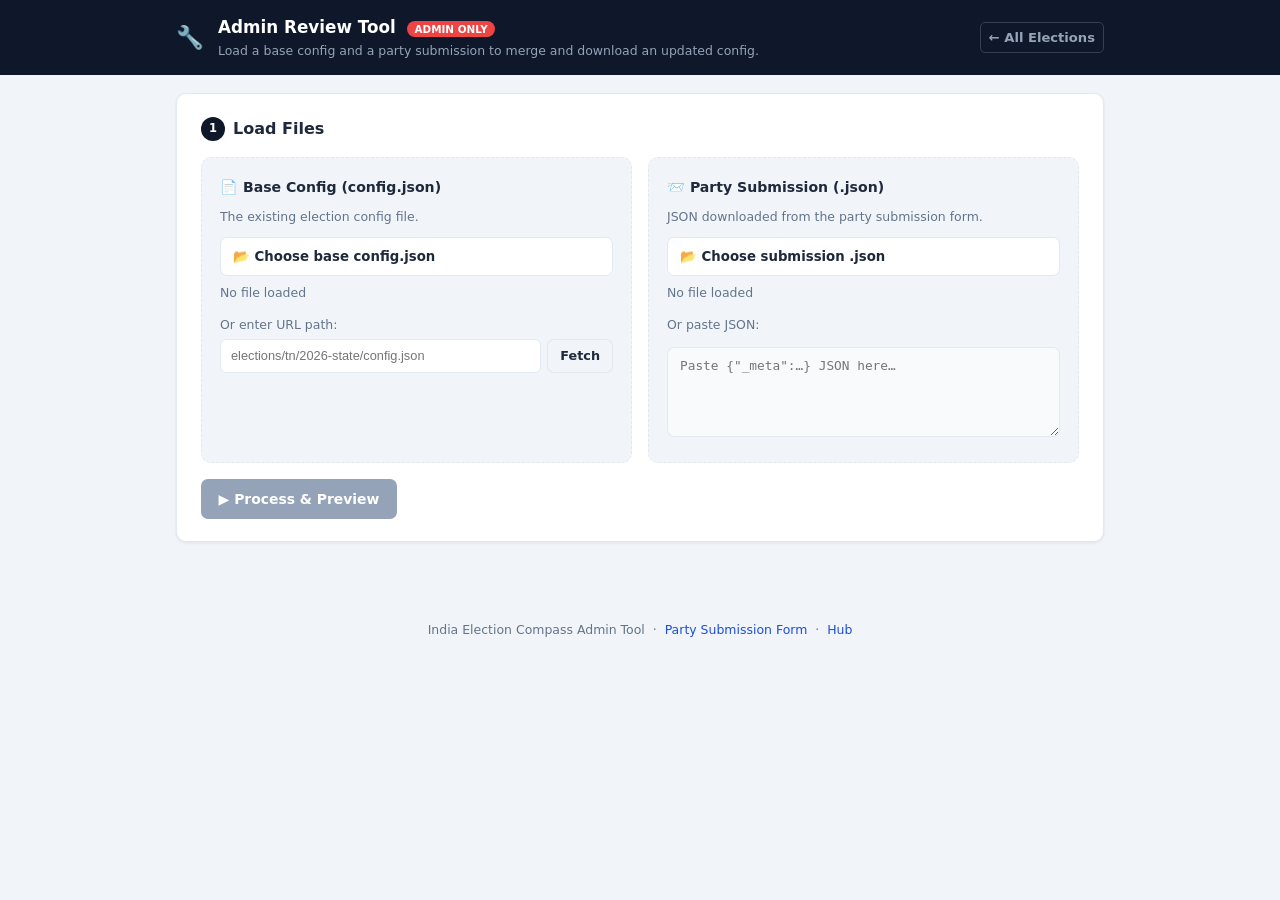
<file: admin/review.html>
<!DOCTYPE html>
<html lang="en">
<head>
  <meta charset="UTF-8" />
  <meta name="viewport" content="width=device-width, initial-scale=1.0" />
  <title>Admin Review Tool | India Election Compass</title>
  <link rel="icon" type="image/svg+xml" href="../assets/favicon.svg" />
  <style>
    :root {
      --primary: #1d4ed8; --primary-dk: #1e40af;
      --surface: #fff; --bg: #f1f5f9;
      --border: #e2e8f0; --text: #1e293b; --muted: #64748b;
      --ok: #16a34a; --warn: #d97706; --err: #dc2626;
      --radius: 10px; --shadow: 0 1px 3px rgba(0,0,0,.08);
    }
    *, *::before, *::after { box-sizing: border-box; margin: 0; padding: 0; }
    body { font-family: system-ui, -apple-system, sans-serif; background: var(--bg); color: var(--text); line-height: 1.6; }

    /* ── Header ── */
    .site-header { background: #0f172a; color: #fff; padding: .875rem 0; }
    .site-header .container { display: flex; align-items: center; gap: .875rem; flex-wrap: wrap; }
    .site-header h1 { font-size: 1.05rem; font-weight: 700; }
    .site-header p  { font-size: .78rem; color: #94a3b8; }
    a.back-link { color: #94a3b8; font-size: .82rem; font-weight: 600; text-decoration: none; padding: .25rem .5rem; border: 1px solid #334155; border-radius: 5px; }
    a.back-link:hover { color: #fff; border-color: #64748b; }
    .admin-badge { background: #ef4444; color: #fff; font-size: .65rem; font-weight: 700; padding: 2px 7px; border-radius: 999px; }

    /* ── Layout ── */
    .container { max-width: 960px; margin: 0 auto; padding: 0 1rem; }
    .page-card { background: var(--surface); border: 1px solid var(--border); border-radius: var(--radius); margin: 1.125rem 0; padding: 1.375rem 1.5rem; box-shadow: var(--shadow); }
    .card-title { font-size: 1rem; font-weight: 700; margin-bottom: 1rem; display: flex; align-items: center; gap: .5rem; }
    .step-num { background: #0f172a; color: #fff; width: 24px; height: 24px; border-radius: 50%; display: flex; align-items: center; justify-content: center; font-size: .72rem; font-weight: 700; flex-shrink: 0; }

    /* ── Load grid ── */
    .load-grid { display: grid; grid-template-columns: 1fr 1fr; gap: 1rem; }
    @media (max-width: 600px) { .load-grid { grid-template-columns: 1fr; } }
    .load-panel { border: 1.5px dashed var(--border); border-radius: var(--radius); padding: 1.125rem; background: var(--bg); }
    .load-panel h3 { font-size: .88rem; font-weight: 700; margin-bottom: .5rem; }
    .file-pick-label {
      display: flex; align-items: center; gap: .5rem; cursor: pointer;
      background: var(--surface); border: 1.5px solid var(--border); border-radius: 7px;
      padding: .5rem .75rem; font-size: .83rem; font-weight: 600;
      transition: border-color .15s;
    }
    .file-pick-label:hover { border-color: var(--primary); }
    .file-pick-label input { position: absolute; opacity: 0; width: 0; height: 0; }
    .status-line { font-size: .78rem; margin-top: .4rem; min-height: 1.2rem; color: var(--muted); }
    .status-line.ok  { color: var(--ok); }
    .status-line.err { color: var(--err); }

    /* ── Paste area ── */
    .paste-area {
      width: 100%; padding: .5rem .75rem; border: 1.5px solid var(--border); border-radius: 7px;
      font: .8rem/1.5 'Consolas','SF Mono',monospace; background: #f8fafc; resize: vertical; min-height: 90px;
      margin-top: .5rem; transition: border-color .15s;
    }
    .paste-area:focus { outline: none; border-color: var(--primary); background: #fff; }

    /* ── Buttons ── */
    .btn { display: inline-flex; align-items: center; gap: .35rem; padding: .55rem 1.1rem; border: none; border-radius: 7px; font: inherit; font-size: .87rem; font-weight: 600; cursor: pointer; transition: background .15s, transform .1s; }
    .btn:active { transform: scale(.97); }
    .btn-primary { background: var(--primary); color: #fff; }
    .btn-primary:hover { background: var(--primary-dk); }
    .btn-primary:disabled { background: #94a3b8; cursor: not-allowed; transform: none; }
    .btn-ok { background: var(--ok); color: #fff; }
    .btn-ok:hover { background: #15803d; }
    .btn-secondary { background: var(--bg); color: var(--text); border: 1.5px solid var(--border); }
    .btn-secondary:hover { border-color: var(--primary); }
    .btn-row { display: flex; flex-wrap: wrap; gap: .625rem; align-items: center; }
    .btn-danger { background: var(--err); color: #fff; }
    .btn-danger:hover { background: #b91c1c; }

    /* ── Info boxes ── */
    .info-box  { background: #eff6ff; border: 1px solid #bfdbfe; border-radius: var(--radius); padding: .75rem 1rem; font-size: .83rem; color: #1e40af; }
    .warn-box  { background: #fffbeb; border: 1px solid #fde68a; border-radius: var(--radius); padding: .75rem 1rem; font-size: .83rem; color: #92400e; }
    .ok-box    { background: #f0fdf4; border: 1px solid #bbf7d0; border-radius: var(--radius); padding: .75rem 1rem; font-size: .83rem; color: #166534; }
    .err-box   { background: #fef2f2; border: 1px solid #fecaca; border-radius: var(--radius); padding: .75rem 1rem; font-size: .83rem; color: var(--err); }

    /* ── Tables ── */
    .info-table { width: 100%; border-collapse: collapse; font-size: .84rem; margin-bottom: .25rem; }
    .info-table th, .info-table td { padding: .375rem .625rem; border: 1px solid var(--border); text-align: left; vertical-align: top; }
    .info-table th { background: var(--bg); font-weight: 600; width: 30%; white-space: nowrap; }

    .pos-table { width: 100%; border-collapse: collapse; font-size: .82rem; }
    .pos-table th { background: #0f172a; color: #fff; padding: .4rem .625rem; text-align: left; }
    .pos-table td { padding: .375rem .625rem; border-bottom: 1px solid var(--border); vertical-align: top; }
    .pos-table tr:nth-child(even) td { background: #f8fafc; }

    /* ── Position badges ── */
    .badge { display: inline-flex; align-items: center; gap: .2rem; padding: 2px 8px; border-radius: 999px; font-size: .74rem; font-weight: 700; white-space: nowrap; }
    .badge.approve { background: #dcfce7; color: #166534; border: 1px solid #bbf7d0; }
    .badge.neutral { background: #fef9c3; color: #854d0e; border: 1px solid #fde68a; }
    .badge.reject  { background: #fee2e2; color: #991b1b; border: 1px solid #fecaca; }
    .badge.skip    { background: #f1f5f9; color: #475569; border: 1px solid #cbd5e1; }
    .badge.missing { background: #fff7ed; color: #c2410c; border: 1px solid #fed7aa; }

    /* ── Edit cell ── */
    .edit-pos { padding: 3px 6px; border: 1px solid var(--border); border-radius: 5px; font: .78rem inherit; background: var(--bg); }
    .edit-exp  { width: 100%; padding: 3px 6px; border: 1px solid var(--border); border-radius: 5px; font: .78rem/1.4 inherit; background: var(--bg); resize: vertical; min-height: 42px; }
    .edit-pos:focus, .edit-exp:focus { outline: none; border-color: var(--primary); }

    /* ── Output JSON ── */
    .output-json {
      background: #0f172a; color: #e2e8f0;
      font: .78rem/1.6 'Consolas','SF Mono','Fira Code',monospace;
      padding: 1.125rem; border-radius: 7px; overflow: auto; max-height: 440px;
      margin: .875rem 0; white-space: pre;
    }
    .tbl-scroll { overflow-x: auto; }

    /* ── Issues list ── */
    .issues-list { list-style: none; padding: 0; }
    .issues-list li { padding: .2rem 0; }
    .issues-list li::before { content: '⚠️ '; }

    /* ── Footer ── */
    .site-footer { text-align: center; padding: 1.75rem 1rem; font-size: .78rem; color: var(--muted); }
    .site-footer a { color: var(--primary); text-decoration: none; }
  </style>
</head>
<body>

  <header class="site-header">
    <div class="container">
      <span style="font-size:1.4rem">🔧</span>
      <div style="flex:1">
        <h1>Admin Review Tool &nbsp;<span class="admin-badge">ADMIN ONLY</span></h1>
        <p>Load a base config and a party submission to merge and download an updated config.</p>
      </div>
      <a href="../index.html" class="back-link">← All Elections</a>
    </div>
  </header>

  <main class="container" style="padding-bottom:2rem">

    <!-- § 1: Load files -->
    <div class="page-card">
      <div class="card-title"><span class="step-num">1</span> Load Files</div>

      <div class="load-grid">

        <!-- Base config -->
        <div class="load-panel">
          <h3>📄 Base Config (config.json)</h3>
          <p style="font-size:.78rem;color:var(--muted);margin-bottom:.625rem">The existing election config file.</p>
          <label class="file-pick-label">
            <input type="file" accept=".json,application/json" onchange="onBaseFile(event)">
            📂 Choose base config.json
          </label>
          <div class="status-line" id="base-status">No file loaded</div>
          <div style="margin-top:.75rem">
            <div style="font-size:.78rem;color:var(--muted);margin-bottom:.25rem">Or enter URL path:</div>
            <div style="display:flex;gap:.375rem">
              <input type="text" id="base-url" placeholder="elections/tn/2026-state/config.json"
                     style="flex:1;padding:.375rem .625rem;border:1.5px solid var(--border);border-radius:6px;font-size:.8rem">
              <button class="btn btn-secondary" style="padding:.375rem .75rem;font-size:.8rem" onclick="loadBaseURL()">Fetch</button>
            </div>
          </div>
        </div>

        <!-- Submission JSON -->
        <div class="load-panel">
          <h3>📨 Party Submission (.json)</h3>
          <p style="font-size:.78rem;color:var(--muted);margin-bottom:.625rem">JSON downloaded from the party submission form.</p>
          <label class="file-pick-label">
            <input type="file" accept=".json,application/json" onchange="onSubmissionFile(event)">
            📂 Choose submission .json
          </label>
          <div class="status-line" id="sub-status">No file loaded</div>
          <div style="margin-top:.75rem">
            <div style="font-size:.78rem;color:var(--muted);margin-bottom:.25rem">Or paste JSON:</div>
            <textarea class="paste-area" id="submission-paste" placeholder='Paste {"_meta":…} JSON here…'
                      oninput="onPasteInput()"></textarea>
          </div>
        </div>
      </div>

      <div style="margin-top:1rem">
        <button class="btn btn-primary" id="process-btn" onclick="processReview()" disabled>
          ▶ Process &amp; Preview
        </button>
      </div>
    </div>

    <!-- § 2: Issues -->
    <div id="issues-section" class="page-card" hidden>
      <div class="card-title">⚠️ Validation Issues</div>
      <div class="err-box">
        <ul class="issues-list" id="issues-list"></ul>
      </div>
    </div>

    <!-- § 3: Preview -->
    <div id="preview-section" class="page-card" hidden>
      <div class="card-title"><span class="step-num">2</span> Submission Preview</div>
      <div id="party-info-wrap"></div>

      <div style="margin:1rem 0 .5rem;font-weight:700;font-size:.9rem">Policy Positions</div>
      <p style="font-size:.8rem;color:var(--muted);margin-bottom:.75rem">
        You can edit positions and explanations inline before merging. Changes here are reflected in the downloaded config.
      </p>
      <div class="tbl-scroll">
        <table class="pos-table" id="pos-table">
          <thead>
            <tr>
              <th style="width:3%">#</th>
              <th style="width:22%">Thesis</th>
              <th style="width:12%">Position</th>
              <th>Explanation (EN)</th>
              <th id="exp-col2-header" style="display:none"></th>
            </tr>
          </thead>
          <tbody id="pos-tbody"></tbody>
        </table>
      </div>
    </div>

    <!-- § 4: Merge -->
    <div id="merge-section" class="page-card" hidden>
      <div class="card-title"><span class="step-num">3</span> Merge &amp; Download</div>

      <div class="info-box" style="margin-bottom:1rem">
        Clicking <strong>Generate Merged Config</strong> builds a new <code>config.json</code> with the party's data and positions merged in.
        Review the JSON before replacing the live file.
      </div>

      <div class="btn-row" style="margin-bottom:1rem">
        <button class="btn btn-ok" onclick="doMerge()">⚙ Generate Merged Config</button>
      </div>

      <div id="merged-output" hidden>
        <div class="ok-box" style="margin-bottom:.75rem">
          ✅ Merged config generated. Download and replace <code id="dest-path"></code> in your project.
        </div>
        <pre class="output-json" id="merged-json-pre"></pre>
        <div class="btn-row">
          <button class="btn btn-ok" onclick="downloadMerged()">⬇ Download Merged config.json</button>
          <button class="btn btn-secondary" id="copy-merged-btn" onclick="copyMerged()">Copy to Clipboard</button>
        </div>
      </div>
    </div>

  </main>

  <footer class="site-footer">
    India Election Compass Admin Tool &nbsp;·&nbsp;
    <a href="../party-form.html">Party Submission Form</a> &nbsp;·&nbsp;
    <a href="../index.html">Hub</a>
  </footer>

  <script>
    'use strict';

    var baseConfig = null;
    var submission = null;
    var SAFE_RE    = /^elections\/[a-z]{2,}\/[a-z0-9._\/-]+\/config\.json$/;

    /* ── File loaders ── */
    function onBaseFile(e) {
      readFile(e.target.files[0], function(text, name) {
        try {
          baseConfig = JSON.parse(text);
          setStatus('base-status', '✅ Loaded: ' + ((baseConfig.title && baseConfig.title.en) || name), 'ok');
          updateProcessBtn();
        } catch(err) {
          setStatus('base-status', '❌ Invalid JSON: ' + err.message, 'err');
        }
      });
    }

    function loadBaseURL() {
      var path = document.getElementById('base-url').value.trim();
      if (!path) return;
      if (!SAFE_RE.test(path)) { setStatus('base-status', '❌ Invalid path', 'err'); return; }
      fetch('../' + path)
        .then(function(r) { if (!r.ok) throw new Error('HTTP ' + r.status); return r.text(); })
        .then(function(text) {
          try {
            baseConfig = JSON.parse(text);
            setStatus('base-status', '✅ Fetched: ' + ((baseConfig.title && baseConfig.title.en) || path), 'ok');
            updateProcessBtn();
          } catch(err) { setStatus('base-status', '❌ Invalid JSON: ' + err.message, 'err'); }
        })
        .catch(function(e) { setStatus('base-status', '❌ Fetch error: ' + e.message, 'err'); });
    }

    function onSubmissionFile(e) {
      readFile(e.target.files[0], function(text) { parseSubmission(text); });
    }

    function onPasteInput() {
      var text = document.getElementById('submission-paste').value.trim();
      if (text.startsWith('{')) parseSubmission(text);
    }

    function parseSubmission(text) {
      try {
        submission = JSON.parse(text);
        var alias    = (submission.party && submission.party.alias) || '(unknown)';
        var election = (submission._meta && submission._meta.election) || '';
        setStatus('sub-status', '✅ Loaded: ' + alias + (election ? ' for ' + election : ''), 'ok');
        updateProcessBtn();
      } catch(err) {
        setStatus('sub-status', '❌ Invalid JSON: ' + err.message, 'err');
      }
    }

    function updateProcessBtn() {
      document.getElementById('process-btn').disabled = !(baseConfig && submission);
    }

    /* ── Process & Preview ── */
    function processReview() {
      var issues = validateSubmission();
      renderIssues(issues);
      renderPreview();
      show('merge-section');
    }

    function validateSubmission() {
      var issues = [];
      if (!submission.party) { issues.push('Missing "party" object'); return issues; }
      if (!submission.party.alias) issues.push('Missing party alias');
      if (!submission.positions || !Array.isArray(submission.positions)) {
        issues.push('Missing or invalid "positions" array');
        return issues;
      }
      var total = (baseConfig.theses || []).length;
      if (submission.positions.length < total) {
        issues.push('Submission has ' + submission.positions.length + ' positions but base config has ' + total + ' theses');
      }
      var valid = ['approve', 'neutral', 'reject', 'skip'];
      submission.positions.forEach(function(p, i) {
        if (valid.indexOf(p.position) === -1) {
          issues.push('Thesis ' + (i + 1) + ': invalid position value "' + (p.position || '') + '"');
        }
      });
      return issues;
    }

    function renderIssues(issues) {
      if (!issues.length) { hide('issues-section'); return; }
      var list = document.getElementById('issues-list');
      list.innerHTML = issues.map(function(i) { return '<li>' + esc(i) + '</li>'; }).join('');
      show('issues-section');
    }

    function renderPreview() {
      var cfg   = baseConfig;
      var langs = cfg.languages || [{ name: 'English', code: 'en' }];
      var primary = langs[0].code;
      var alias   = submission.party.alias;

      /* Party info table */
      var partyHtml = '<table class="info-table">'
        + row2('Alias',         '<code>' + esc(alias) + '</code>')
        + row2('Name (EN)',     esc((submission.party.name && submission.party.name.en) || '—'))
        + row2('Short (EN)',    esc((submission.party.short && submission.party.short.en) || '—'))
        + row2('Description',  esc((submission.party.description && submission.party.description.en) || '—'))
        + row2('Election',     esc((submission._meta && submission._meta.election) || '—'))
        + row2('Submitted',    esc((submission._meta && submission._meta.submittedAt) || '—'))
        + row2('Contact',      esc(((submission._meta && submission._meta.contactName) || '') + ' ' + ((submission._meta && submission._meta.contactEmail) || '')))
        + '</table>';
      document.getElementById('party-info-wrap').innerHTML = partyHtml;

      /* Show second-language explanation column if > 1 lang */
      var has2 = langs.length > 1;
      var col2Header = document.getElementById('exp-col2-header');
      if (has2) {
        col2Header.style.display = '';
        col2Header.textContent   = 'Explanation (' + langs[1].name + ')';
      }

      /* Build position map by index */
      var posMap = {};
      (submission.positions || []).forEach(function(p) { posMap[p.thesisIndex] = p; });

      /* Positions tbody — editable */
      var tbody = document.getElementById('pos-tbody');
      var html  = '';
      (cfg.theses || []).forEach(function(thesis, i) {
        var titleText = (thesis.title && (thesis.title.en || thesis.title[primary])) || ('Thesis ' + (i + 1));
        var p     = posMap[i] || { position: 'missing', explanation: {} };
        var pos   = p.position || 'missing';
        var expEn = (p.explanation && (p.explanation.en || p.explanation[primary])) || '';
        var exp2  = has2 && p.explanation ? (p.explanation[langs[1].code] || '') : '';

        var badge = badgeHtml(pos);
        var opts  = ['approve','neutral','reject','skip'].map(function(v) {
          return '<option value="' + v + '"' + (v === pos ? ' selected' : '') + '>' + v.charAt(0).toUpperCase() + v.slice(1) + '</option>';
        }).join('');

        html += '<tr id="row-' + i + '">'
              + '<td style="text-align:center;color:var(--muted)"><strong>' + (i + 1) + '</strong></td>'
              + '<td><strong>' + esc(titleText) + '</strong></td>'
              + '<td><select class="edit-pos" id="edit-pos-' + i + '" onchange="onEditPos(' + i + ')">' + opts + '</select></td>'
              + '<td><textarea class="edit-exp" id="edit-exp-' + i + '-en" rows="2">' + esc(expEn) + '</textarea></td>';
        if (has2) {
          html += '<td><textarea class="edit-exp" id="edit-exp-' + i + '-' + langs[1].code + '" rows="2">' + esc(exp2) + '</textarea></td>';
        }
        html += '</tr>';
      });
      tbody.innerHTML = html;

      show('preview-section');
    }

    function onEditPos(i) {
      /* Just a UI hook — actual values read at merge time */
    }

    /* ── Merge ── */
    function doMerge() {
      var cfg     = baseConfig;
      var langs   = cfg.languages || [{ name: 'English', code: 'en' }];
      var alias   = submission.party.alias;
      var merged  = JSON.parse(JSON.stringify(cfg)); /* deep clone */

      /* Merge party entry */
      var partyEntry = JSON.parse(JSON.stringify(submission.party));
      delete partyEntry._comment;
      var existIdx = (merged.parties || []).findIndex(function(p) { return p.alias === alias; });
      if (existIdx >= 0) {
        merged.parties[existIdx] = partyEntry;
      } else {
        if (!merged.parties) merged.parties = [];
        merged.parties.push(partyEntry);
      }

      /* Read positions from editable table */
      var total = (merged.theses || []).length;
      merged.theses.forEach(function(thesis, i) {
        var posEl = document.getElementById('edit-pos-' + i);
        if (!posEl) return;
        var pos    = posEl.value;
        var expObj = {};
        langs.forEach(function(lang) {
          var expEl = document.getElementById('edit-exp-' + i + '-' + lang.code);
          if (expEl && expEl.value.trim()) expObj[lang.code] = expEl.value.trim();
        });
        if (!thesis.positions) thesis.positions = {};
        thesis.positions[alias] = { position: pos, explanation: expObj };
      });

      var jsonStr = JSON.stringify(merged, null, 2);
      window._mergedJSON     = jsonStr;
      window._mergedElection = (submission._meta && submission._meta.election) || '';

      document.getElementById('merged-json-pre').textContent = jsonStr;
      document.getElementById('dest-path').textContent       = window._mergedElection || 'config.json';
      show('merged-output');
      document.getElementById('merged-output').scrollIntoView({ behavior: 'smooth' });
    }

    function downloadMerged() {
      var election = window._mergedElection || '';
      var parts    = election.split('/');
      var name     = parts.length >= 2 ? (parts[parts.length - 2] + '-updated-config.json') : 'updated-config.json';
      var blob = new Blob([window._mergedJSON], { type: 'application/json' });
      var url  = URL.createObjectURL(blob);
      var a    = document.createElement('a');
      a.href = url; a.download = name; a.click();
      setTimeout(function() { URL.revokeObjectURL(url); }, 1000);
    }

    function copyMerged() {
      navigator.clipboard.writeText(window._mergedJSON).then(function() {
        var btn = document.getElementById('copy-merged-btn');
        btn.textContent = '✓ Copied!';
        setTimeout(function() { btn.textContent = 'Copy to Clipboard'; }, 2200);
      }).catch(function() { alert('Copy failed. Please select and copy manually.'); });
    }

    /* ── Utilities ── */
    function readFile(file, cb) {
      if (!file) return;
      var r = new FileReader();
      r.onload = function(e) { cb(e.target.result, file.name); };
      r.readAsText(file);
    }

    function badgeHtml(pos) {
      var map = {
        approve: '<span class="badge approve">✅ Approve</span>',
        neutral: '<span class="badge neutral">🟡 Neutral</span>',
        reject:  '<span class="badge reject">❌ Reject</span>',
        skip:    '<span class="badge skip">⚪ Skip</span>',
        missing: '<span class="badge missing">⚠️ Missing</span>'
      };
      return map[pos] || '<span class="badge">' + esc(pos) + '</span>';
    }

    function row2(label, value) {
      return '<tr><th>' + label + '</th><td>' + value + '</td></tr>';
    }

    function esc(s) {
      return String(s || '').replace(/&/g,'&amp;').replace(/</g,'&lt;').replace(/>/g,'&gt;').replace(/"/g,'&quot;');
    }

    function show(id) { document.getElementById(id).hidden = false; }
    function hide(id) { document.getElementById(id).hidden = true;  }

    function setStatus(id, msg, cls) {
      var el = document.getElementById(id);
      el.textContent = msg;
      el.className   = 'status-line' + (cls ? ' ' + cls : '');
    }
  </script>
</body>
</html>
</file>
<file: assets/hub.css>
/* ─── Reset ─────────────────────────────────────────────────── */
*, *::before, *::after { box-sizing: border-box; margin: 0; padding: 0; }

:root {
  --primary:     #c0392b;
  --primary-dk:  #96281b;
  --accent:      #e67e22;
  --bg:          #faf8f4;
  --surface:     #ffffff;
  --border:      #e5e7eb;
  --text:        #1a1a2e;
  --muted:       #6b7280;
  --live:        #16a34a;
  --archive:     #475569;
  --soon:        #d97706;
  --radius:      12px;
  --shadow:      0 2px 12px rgba(0,0,0,.08);
  --shadow-lg:   0 6px 30px rgba(0,0,0,.13);
}

body {
  font-family: 'Segoe UI', 'Noto Sans Tamil', system-ui, sans-serif;
  background: var(--bg);
  color: var(--text);
  line-height: 1.6;
}

.top-bar {
  background: rgba(150, 40, 27, 0.95);
  color: #fff;
  border-bottom: 1px solid rgba(255,255,255,.22);
}

.top-bar-inner {
  min-height: 38px;
  display: flex;
  align-items: center;
  gap: .7rem;
  flex-wrap: wrap;
  padding-top: .28rem;
  padding-bottom: .28rem;
}

.top-bar-link {
  color: #fff;
  text-decoration: none;
  font-size: .78rem;
  font-weight: 700;
  line-height: 1.2;
  opacity: .94;
}

.top-bar-link:hover {
  text-decoration: underline;
  opacity: 1;
}

.top-bar-sep {
  color: rgba(255,255,255,.6);
  font-size: .76rem;
}

a { color: var(--primary); }
a:hover { color: var(--primary-dk); }

.container {
  max-width: 900px;
  margin: 0 auto;
  padding: 0 1.25rem;
}

/* ─── Header ─────────────────────────────────────────────────── */
.site-header {
  background: var(--primary);
  color: #fff;
  padding: 1rem 0;
}

.site-header .container {
  display: flex;
  align-items: center;
  gap: 1rem;
}

.site-logo { font-size: 2.25rem; }

.site-title {
  font-size: 1.5rem;
  font-weight: 800;
  letter-spacing: -.02em;
  color: #fff;
}

.site-tagline {
  font-size: 0.85rem;
  opacity: .82;
  color: #fff;
}

/* ─── Hero ───────────────────────────────────────────────────── */
.hero {
  padding: 2.5rem 0 1.5rem;
  text-align: center;
}

.hero h2 {
  font-size: 2rem;
  font-weight: 800;
  color: var(--primary);
  margin-bottom: .5rem;
}

.hero p {
  color: var(--muted);
  max-width: 600px;
  margin: 0 auto .5rem;
}

.update-strip {
  display: flex;
  align-items: flex-start;
  gap: .8rem;
  margin: 0 0 1.4rem;
  padding: 1rem 1rem .95rem;
  background: #fff7ed;
  border: 1px solid #fed7aa;
  border-left: 4px solid var(--accent);
  border-radius: var(--radius);
}

.update-strip p {
  font-size: .88rem;
  color: #7c2d12;
}

.update-pill {
  flex: 0 0 auto;
  display: inline-flex;
  align-items: center;
  justify-content: center;
  min-height: 28px;
  padding: .2rem .6rem;
  border-radius: 999px;
  background: #ea580c;
  color: #fff;
  font-size: .72rem;
  font-weight: 800;
  letter-spacing: .04em;
  text-transform: uppercase;
}

.share-strip {
  margin: 0 0 1.6rem;
  padding: 1rem 1rem .95rem;
  background: #fff;
  border: 1px solid var(--border);
  border-radius: var(--radius);
}

.share-strip h3 {
  font-size: .95rem;
  color: var(--primary);
  margin-bottom: .2rem;
}

.share-strip p {
  font-size: .82rem;
  color: var(--muted);
  margin-bottom: .55rem;
}

.share-strip-actions {
  display: flex;
  flex-wrap: wrap;
  gap: .45rem;
}

.share-chip {
  display: inline-flex;
  align-items: center;
  justify-content: center;
  min-height: 32px;
  padding: .34rem .64rem;
  border: 1px solid #cbd5e1;
  border-radius: 999px;
  background: #f8fafc;
  color: #1e293b;
  text-decoration: none;
  font-size: .75rem;
  font-weight: 700;
  cursor: pointer;
}

.share-chip:hover {
  border-color: #93c5fd;
  background: #eff6ff;
  color: #1e3a8a;
}

.share-chip-btn {
  font-family: inherit;
}

/* ─── State Sections ─────────────────────────────────────────── */
.state-section {
  margin: 2rem 0;
}

.state-heading {
  font-size: 1.1rem;
  font-weight: 700;
  color: var(--text);
  margin-bottom: 1rem;
  display: flex;
  align-items: center;
  gap: .5rem;
  border-bottom: 2px solid var(--border);
  padding-bottom: .5rem;
}

/* ─── Compass Cards ──────────────────────────────────────────── */
.compass-grid {
  display: grid;
  grid-template-columns: repeat(auto-fit, minmax(280px, 1fr));
  gap: 1rem;
}

.compass-card {
  display: flex;
  flex-direction: column;
  gap: .5rem;
  background: var(--surface);
  border: 2px solid var(--border);
  border-radius: var(--radius);
  padding: 1.5rem;
  text-decoration: none;
  color: var(--text);
  position: relative;
  box-shadow: var(--shadow);
  transition: transform .18s ease, box-shadow .18s ease, border-color .18s ease;
}

.compass-card--live {
  border-color: var(--live);
}

.compass-card--live:hover {
  transform: translateY(-3px);
  box-shadow: var(--shadow-lg);
  border-color: var(--primary);
}

.compass-card--archive {
  border-color: rgba(71, 85, 105, .45);
}

.compass-card--archive:hover {
  transform: translateY(-3px);
  box-shadow: var(--shadow-lg);
  border-color: var(--archive);
}

.compass-card--soon {
  opacity: .75;
  cursor: default;
}

.compass-card--soon:hover {
  transform: none;
  box-shadow: var(--shadow);
}

.card-badge {
  position: absolute;
  top: 1rem;
  right: 1rem;
  font-size: .7rem;
  font-weight: 700;
  letter-spacing: .06em;
  text-transform: uppercase;
  padding: 3px 10px;
  border-radius: 999px;
}

.card-badge--live {
  background: rgba(22,163,74,.12);
  color: var(--live);
  border: 1px solid rgba(22,163,74,.3);
}

.card-badge--soon {
  background: rgba(217,119,6,.12);
  color: var(--soon);
  border: 1px solid rgba(217,119,6,.3);
}

.card-badge--archive {
  background: rgba(71,85,105,.12);
  color: var(--archive);
  border: 1px solid rgba(71,85,105,.3);
}

.card-icon { font-size: 2rem; }

.card-title {
  font-size: 1.15rem;
  font-weight: 700;
  color: var(--text);
}

.card-title-ta {
  font-size: .82rem;
  color: var(--muted);
}

.card-desc {
  font-size: .85rem;
  color: var(--muted);
}

.card-parties {
  display: flex;
  flex-wrap: wrap;
  gap: 6px;
  margin: .25rem 0;
}

.party-tag {
  font-size: .75rem;
  font-weight: 700;
  background: rgba(0,0,0,.04);
  padding: 2px 8px;
  border-radius: 999px;
  border: 1px solid currentColor;
}

.card-cta {
  margin-top: auto;
  font-size: .875rem;
  font-weight: 700;
  color: var(--primary);
}

.soon-label { color: var(--soon); }

/* ─── Roadmap ────────────────────────────────────────────────── */
.roadmap-section { margin-top: 2.5rem; }

.roadmap-note {
  font-size: .875rem;
  color: var(--muted);
  margin-bottom: 1rem;
}

.roadmap-grid {
  display: grid;
  grid-template-columns: repeat(auto-fill, minmax(220px, 1fr));
  gap: .75rem;
}

.roadmap-card {
  display: flex;
  justify-content: space-between;
  align-items: center;
  background: var(--surface);
  border: 1px solid var(--border);
  border-radius: var(--radius);
  padding: .75rem 1rem;
  font-size: .85rem;
}

.roadmap-state { font-weight: 600; }

.roadmap-status {
  font-size: .72rem;
  font-weight: 700;
  color: var(--muted);
  background: var(--border);
  padding: 2px 8px;
  border-radius: 999px;
}

/* ─── How It Works ───────────────────────────────────────────── */
.how-section {
  margin: 2.5rem 0 2rem;
  padding: 1.5rem;
  background: var(--surface);
  border: 1px solid var(--border);
  border-radius: var(--radius);
}

.how-section h3 {
  font-size: 1rem;
  font-weight: 700;
  margin-bottom: 1rem;
  color: var(--primary);
}

.steps-grid {
  display: grid;
  grid-template-columns: repeat(auto-fit, minmax(180px, 1fr));
  gap: 1rem;
  margin-bottom: 1rem;
}

.step {
  display: flex;
  gap: .75rem;
  align-items: flex-start;
}

.step-num {
  width: 28px;
  height: 28px;
  min-width: 28px;
  background: var(--primary);
  color: #fff;
  border-radius: 50%;
  display: flex;
  align-items: center;
  justify-content: center;
  font-size: .8rem;
  font-weight: 800;
}

.step p { font-size: .875rem; color: var(--muted); }

.disclaimer {
  font-size: .75rem;
  color: var(--muted);
  font-style: italic;
  border-top: 1px solid var(--border);
  padding-top: .75rem;
}

/* ─── Transparency ─────────────────────────────────────────── */
.transparency-section {
  margin: 0 0 2rem;
  padding: 1.25rem;
  background: #fff7ed;
  border: 1px solid #fed7aa;
  border-left: 4px solid var(--accent);
  border-radius: var(--radius);
}

.transparency-section h3 {
  font-size: 1rem;
  font-weight: 700;
  color: #9a3412;
  margin-bottom: .5rem;
}

.transparency-section p {
  font-size: .88rem;
  color: #7c2d12;
  margin-bottom: .55rem;
}

.transparency-note {
  margin-bottom: 0;
  font-size: .82rem;
}

.compat-list {
  margin: 0 0 .8rem 1rem;
  padding-left: .6rem;
}

.compat-list li {
  margin-bottom: .3rem;
  font-size: .86rem;
  color: var(--muted);
}

/* ─── Footer ─────────────────────────────────────────────────── */
.site-footer {
  background: var(--text);
  color: rgba(255,255,255,.6);
  text-align: center;
  padding: 1.25rem 0;
  font-size: .8rem;
  margin-top: 3rem;
}

.site-footer a { color: rgba(255,255,255,.8); }

/* ─── Responsive ─────────────────────────────────────────────── */
@media (max-width: 480px) {
  .top-bar-inner { gap: .45rem; }
  .top-bar-link { font-size: .74rem; }
  .top-bar-sep { display: none; }
  .hero h2 { font-size: 1.5rem; }
  .update-strip {
    flex-direction: column;
    gap: .55rem;
  }
  .compass-grid { grid-template-columns: 1fr; }
}
</file>
<file: assets/compass-devtools.css>
/*
 * compass-devtools.css
 * Styles for debug panel and preview-renderer (randomresults / partypositions modes).
 * Referenced by compass.html; safe to omit in production builds.
 */

.oec-debug-panel {
  position: fixed;
  right: 12px;
  bottom: 12px;
  z-index: 12000;
  width: min(420px, calc(100vw - 24px));
  max-height: 45vh;
  overflow: auto;
  background: rgba(17, 24, 39, 0.95);
  color: #d1fae5;
  border: 1px solid #065f46;
  border-radius: 8px;
  padding: 0.6rem 0.75rem;
  font-size: 0.72rem;
  line-height: 1.35;
  font-family: ui-monospace, SFMono-Regular, Menlo, Consolas, monospace;
  white-space: pre-wrap;
}

.oec-debug-controls {
  display: flex;
  gap: 0.45rem;
  margin-bottom: 0.55rem;
  flex-wrap: wrap;
}

.oec-debug-btn {
  border: 1px solid #10b981;
  background: #022c22;
  color: #a7f3d0;
  border-radius: 6px;
  padding: 0.2rem 0.45rem;
  cursor: pointer;
  font-size: 0.7rem;
  font-family: inherit;
}

.oec-debug-log {
  white-space: pre-wrap;
}

.oec-random-results {
  margin: 0 auto;
  max-width: 980px;
  padding: 1rem;
  display: grid;
  gap: 0.9rem;
}

.oec-random-results__header {
  background: #f8fafc;
  border: 1px solid #dbe4ee;
  border-radius: 12px;
  padding: 0.9rem 1rem;
}

.oec-random-results__title {
  margin: 0;
  font-size: 1.1rem;
  color: #0f172a;
}

.oec-random-results__meta {
  margin-top: 0.35rem;
  font-size: 0.82rem;
  color: #475569;
}

.oec-random-results__rerun {
  margin-top: 0.6rem;
  border: 1px solid #0f766e;
  background: #ecfeff;
  color: #0f766e;
  border-radius: 8px;
  padding: 0.42rem 0.7rem;
  font-size: 0.78rem;
  font-weight: 700;
  cursor: pointer;
}

.oec-random-results__grid {
  display: grid;
  grid-template-columns: repeat(auto-fit, minmax(220px, 1fr));
  gap: 0.7rem;
}

.oec-random-card {
  border: 1px solid #dbe4ee;
  border-radius: 10px;
  background: #ffffff;
  padding: 0.7rem 0.8rem;
}

.oec-random-card__name {
  font-weight: 700;
  color: #111827;
  margin-bottom: 0.3rem;
}

.oec-random-card__score {
  font-size: 1.35rem;
  line-height: 1;
  font-weight: 800;
  color: #0f766e;
}

.oec-random-card__small {
  margin-top: 0.2rem;
  color: #64748b;
  font-size: 0.74rem;
}

.oec-random-results__responses {
  border: 1px solid #dbe4ee;
  border-radius: 10px;
  background: #ffffff;
  padding: 0.75rem 0.85rem;
}

.oec-random-results__responses h3 {
  margin: 0 0 0.45rem 0;
  font-size: 0.92rem;
  color: #0f172a;
}

.oec-random-results__responses ul {
  margin: 0;
  padding-left: 1.1rem;
  display: grid;
  gap: 0.3rem;
  color: #334155;
  font-size: 0.79rem;
}

.oec-random-results__details {
  border: 1px solid #dbe4ee;
  border-radius: 10px;
  background: #ffffff;
  padding: 0.75rem 0.85rem;
  overflow: auto;
}

.oec-random-results__details h3 {
  margin: 0 0 0.55rem 0;
  font-size: 0.92rem;
  color: #0f172a;
}

.oec-random-details-table {
  width: 100%;
  border-collapse: collapse;
  min-width: 720px;
  font-size: 0.76rem;
  color: #334155;
}

.oec-random-details-table th,
.oec-random-details-table td {
  border: 1px solid #e2e8f0;
  padding: 0.45rem 0.5rem;
  vertical-align: top;
  text-align: left;
}

.oec-random-details-table th {
  background: #f8fafc;
  color: #0f172a;
  font-weight: 700;
}

.oec-random-stance {
  display: inline-block;
  font-weight: 700;
  color: #0f766e;
}

.oec-random-expl {
  display: block;
  margin-top: 0.2rem;
  color: #64748b;
  line-height: 1.35;
}

.oec-random-subparty {
  display: block;
  margin-top: 0.2rem;
  font-size: 0.73rem;
  color: #475569;
  line-height: 1.3;
}

.oec-random-subparty-excerpt {
  display: block;
  margin-top: 0.12rem;
  font-size: 0.71rem;
  color: #64748b;
  font-style: italic;
  line-height: 1.3;
}

.oec-random-source {
  display: inline-block;
  margin-top: 0.24rem;
  font-size: 0.7rem;
  color: #2563eb;
  text-decoration: none;
  border-bottom: 1px dotted #93c5fd;
}

.oec-random-source:hover {
  text-decoration: underline;
}

@media (max-width: 768px) {
  .oec-debug-panel {
    right: 8px;
    left: 8px;
    bottom: 8px;
    width: auto;
    max-height: 38vh;
    padding: 0.5rem 0.55rem;
  }
}

@media (max-width: 480px) {
  .oec-debug-btn {
    font-size: 0.68rem;
    padding: 0.2rem 0.4rem;
  }
}
</file>
